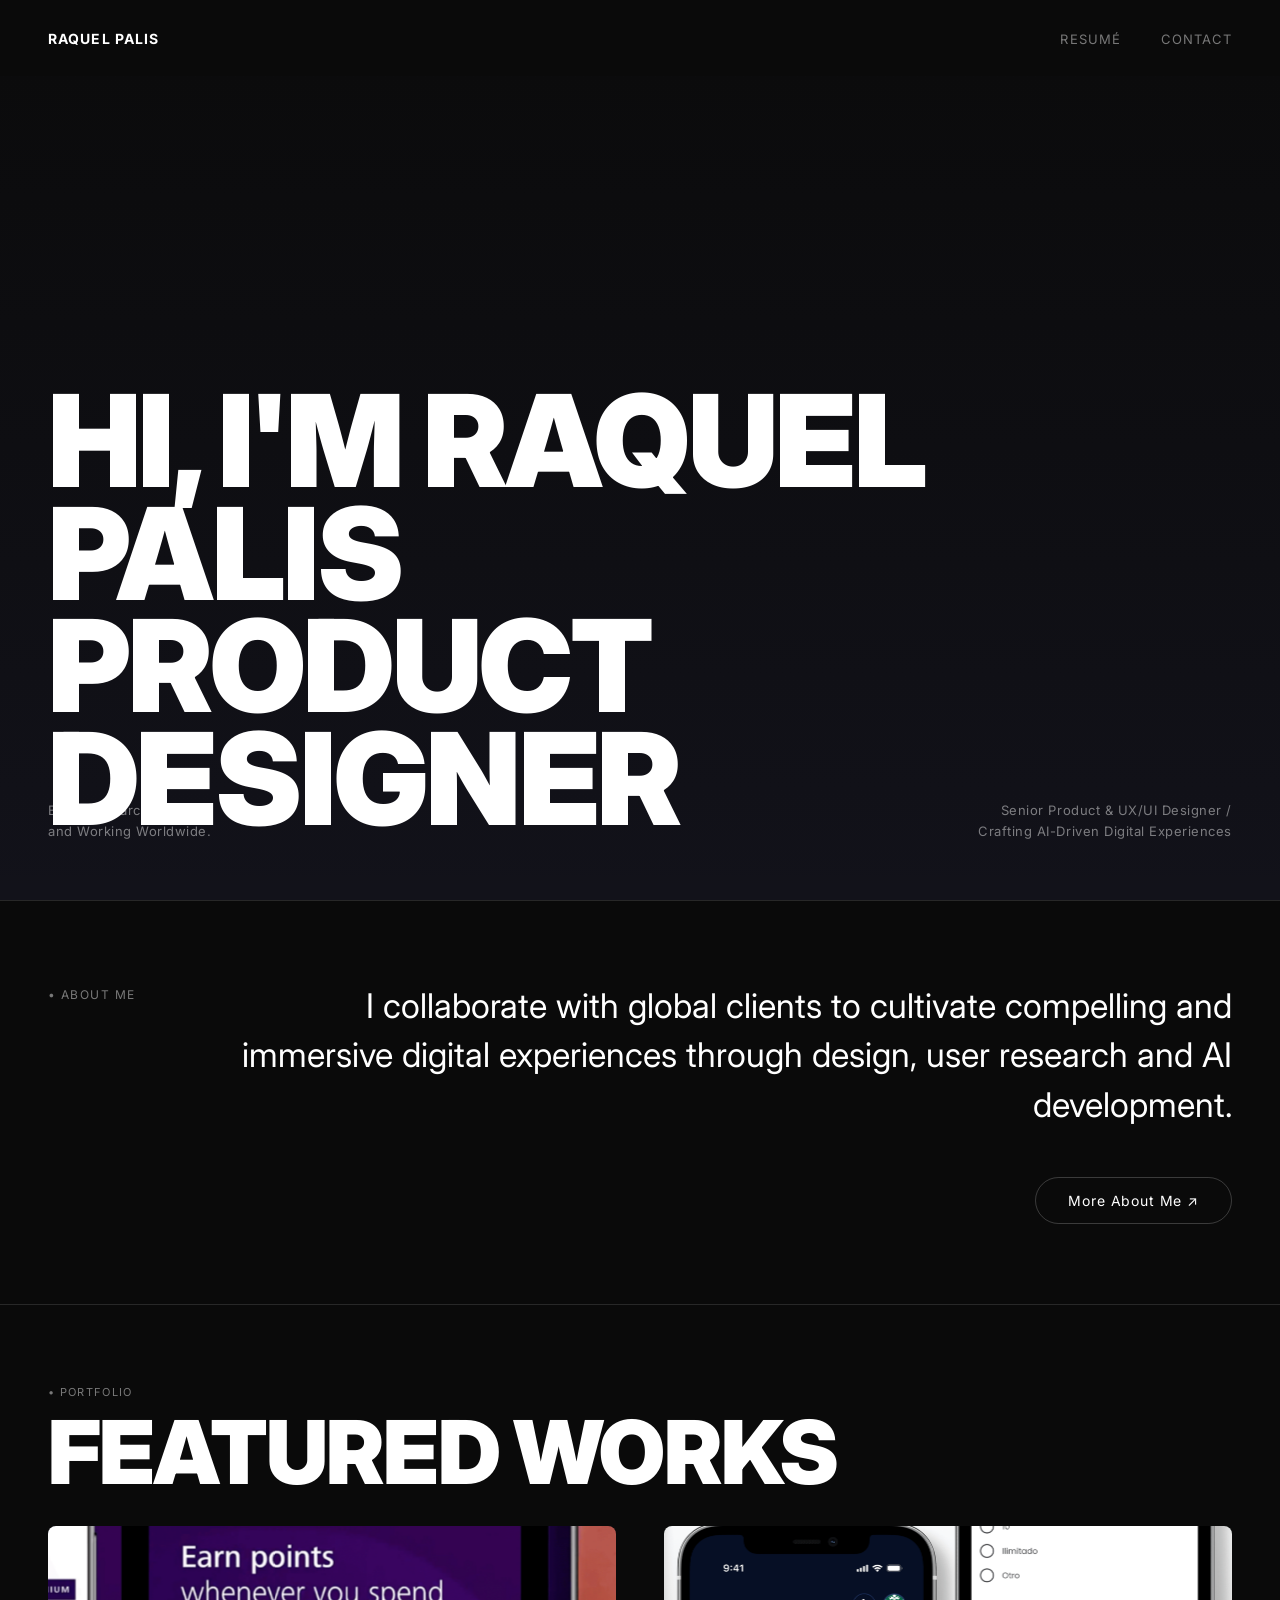
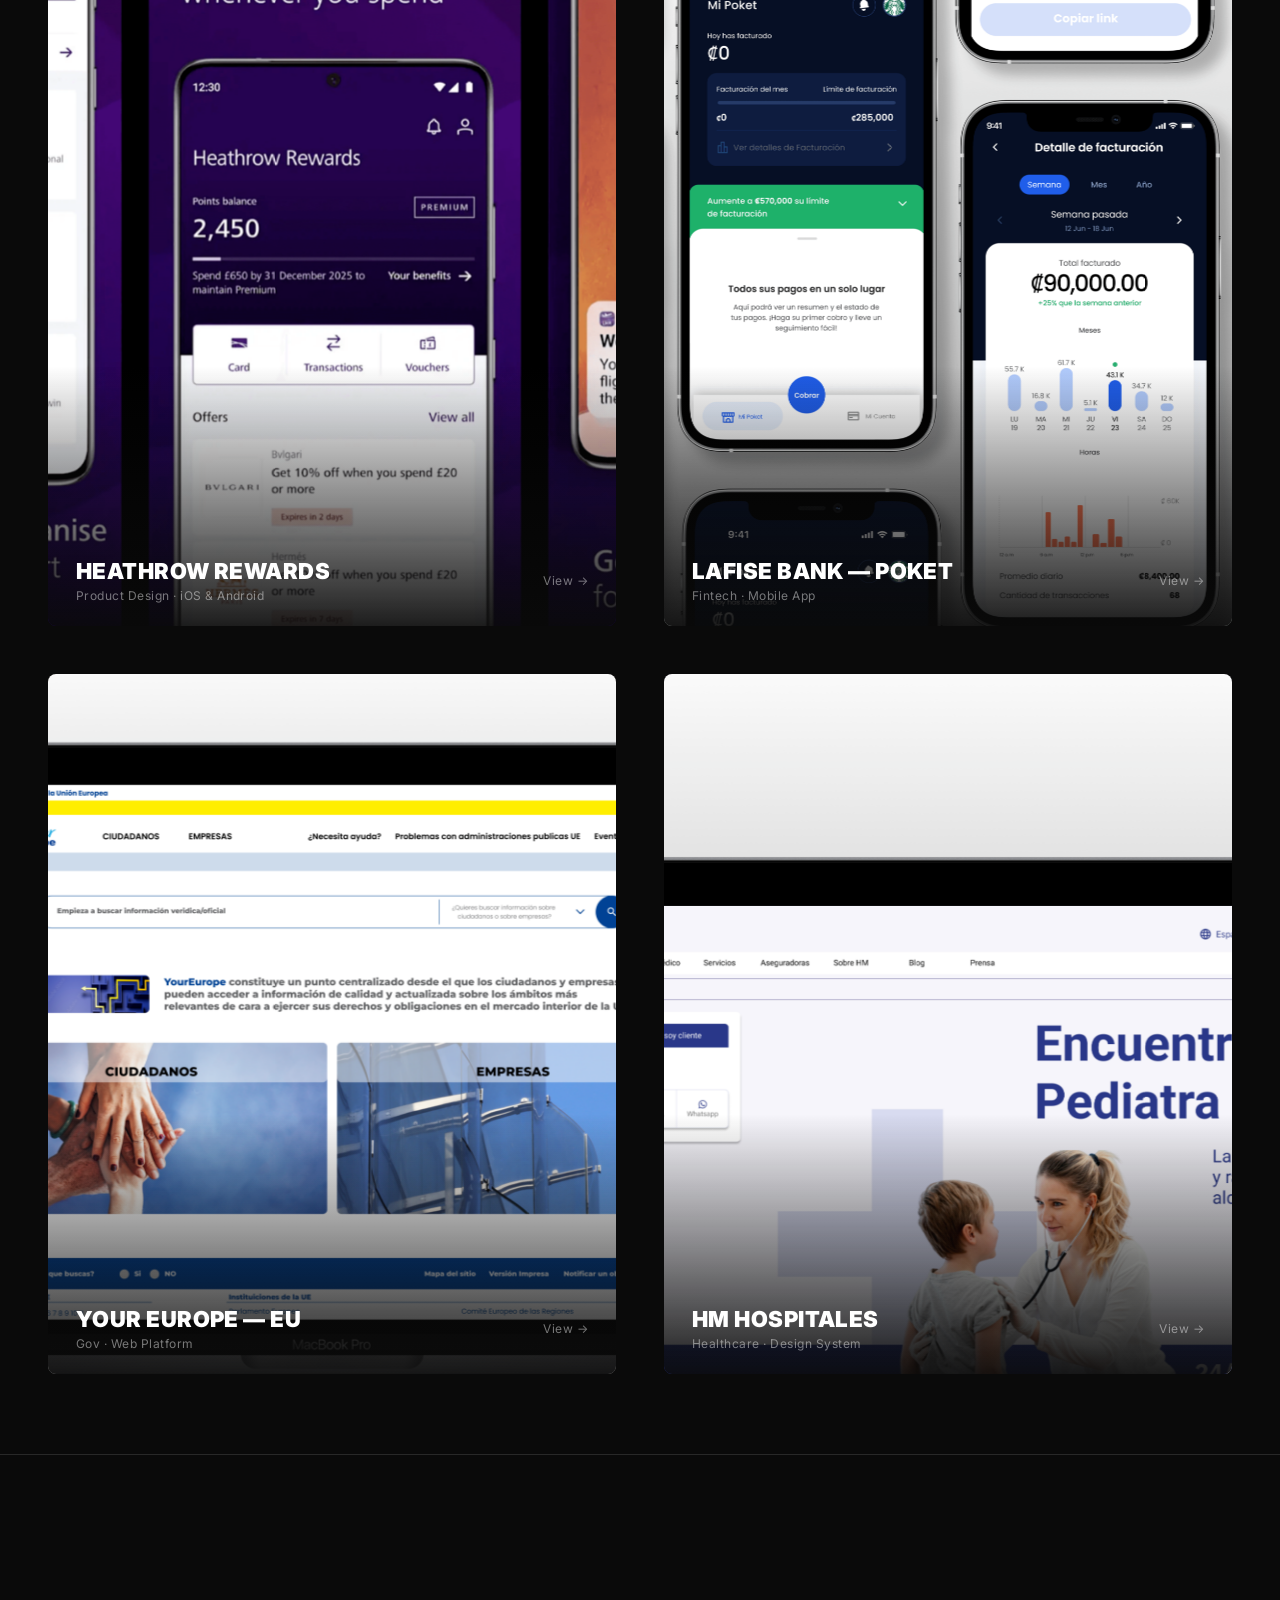
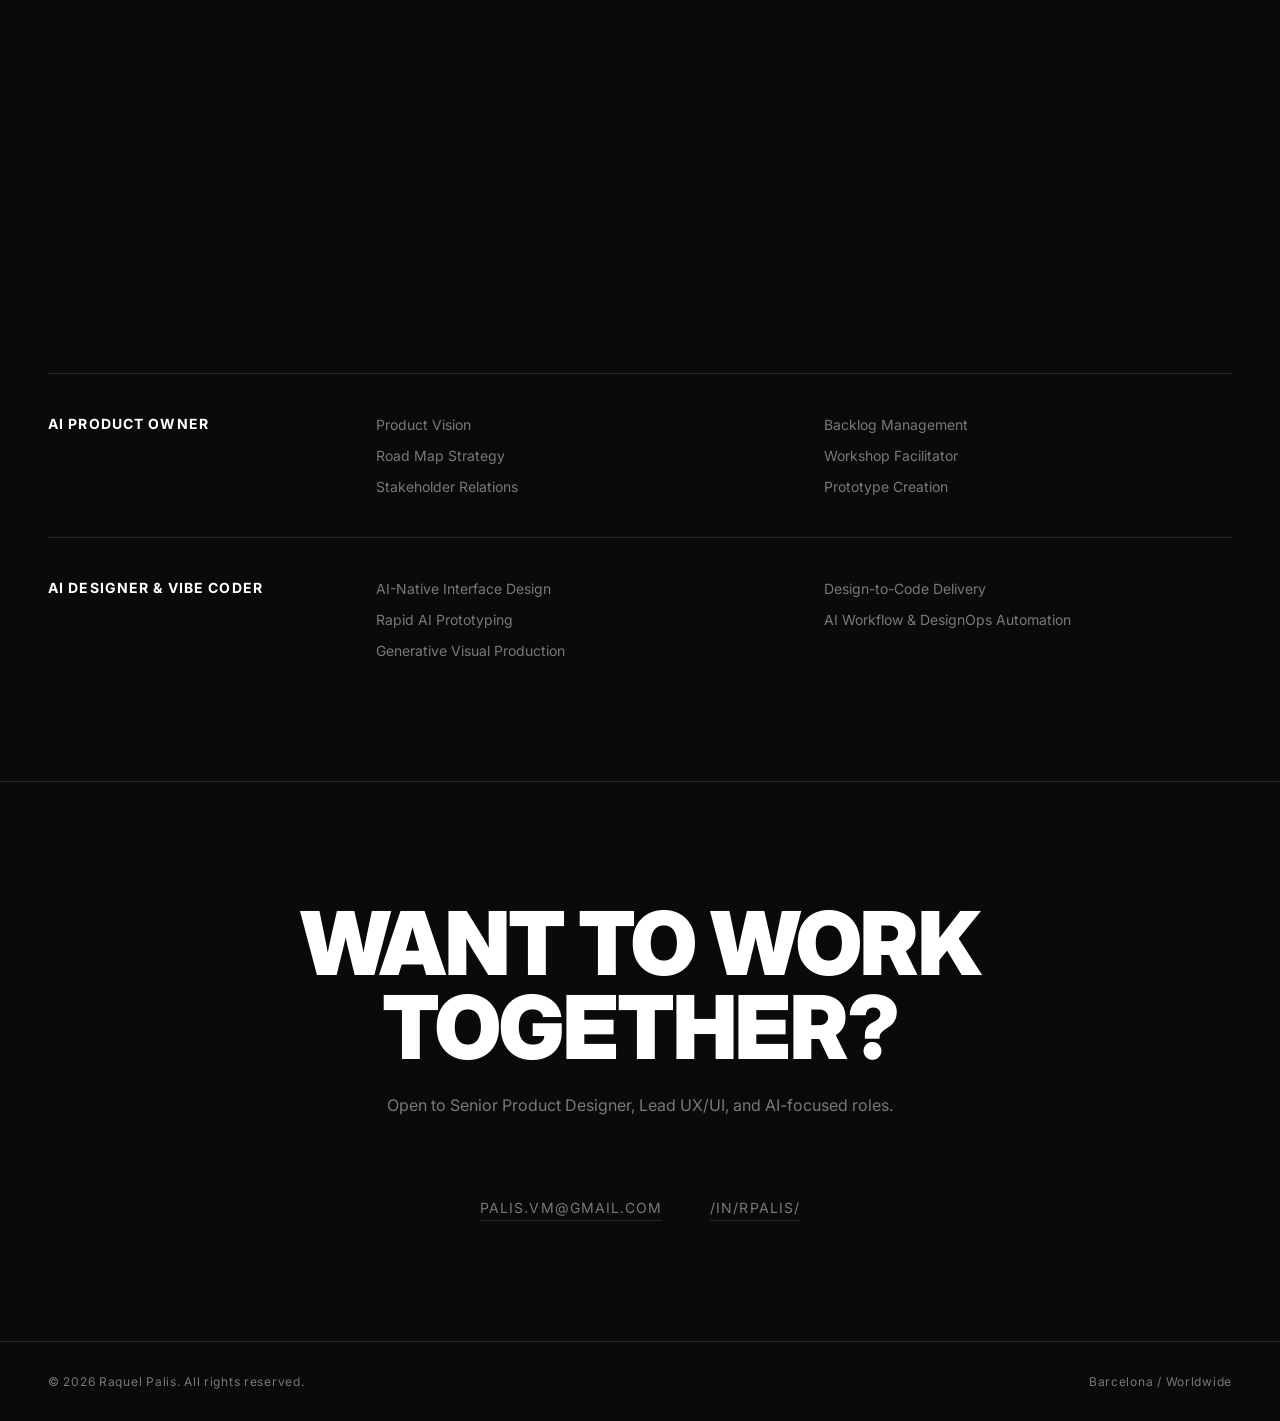
<file: index.html>
<!DOCTYPE html>
<html lang="en">
<head>
  <meta charset="UTF-8" />
  <meta name="viewport" content="width=device-width, initial-scale=1.0" />
  <title>Raquel Palis — Senior Product & UX/UI Designer</title>
  <link rel="preconnect" href="https://fonts.googleapis.com" />
  <link rel="preconnect" href="https://fonts.gstatic.com" crossorigin />
  <link href="https://fonts.googleapis.com/css2?family=Inter:wght@400;700;900&display=swap" rel="stylesheet" />

  <style>
    /* --- RESET & BASE --- */
    *, *::before, *::after { box-sizing: border-box; margin: 0; padding: 0; }

    :root {
      --bg:      #0A0A0A;
      --text:    #FFFFFF;
      --muted:   rgba(255,255,255,0.45);
      --divider: rgba(255,255,255,0.12);
    }

    html { scroll-behavior: smooth; }

    body {
      background: var(--bg);
      color: var(--text);
      font-family: 'Inter', sans-serif;
      font-weight: 400;
      overflow-x: hidden;
      -webkit-font-smoothing: antialiased;
    }

    a { color: inherit; text-decoration: none; }

    /* --- SCROLL REVEAL --- */
    .reveal {
      opacity: 0;
      transform: translateY(24px);
      transition: opacity 700ms ease, transform 700ms ease;
    }
    .reveal.visible { opacity: 1; transform: translateY(0); }

    /* --- DIVIDER --- */
    .divider { width: 100%; height: 1px; background: var(--divider); }

    /* --- NAV --- */
    nav {
      position: fixed;
      top: 0; left: 0; right: 0;
      z-index: 100;
      display: flex;
      align-items: center;
      justify-content: space-between;
      padding: 28px 48px;
      background: rgba(10,10,10,0.9);
    }

    .nav-logo {
      font-size: 14px;
      font-weight: 700;
      letter-spacing: 0.08em;
      text-transform: uppercase;
    }

    .nav-links {
      display: flex;
      gap: 40px;
      list-style: none;
    }

    .nav-links a {
      font-size: 13px;
      font-weight: 400;
      letter-spacing: 0.08em;
      text-transform: uppercase;
      color: var(--muted);
      transition: color 200ms ease;
    }

    .nav-links a:hover { color: var(--text); }

    /* --- HERO --- */
    #hero {
      position: relative;
      height: 900px;
      background: #12121a;
      overflow: hidden;
    }

    .hero-bg-img {
      position: absolute;
      inset: 0;
      width: 100%;
      height: 100%;
      object-fit: cover;
      opacity: 0.35;
    }

    .hero-gradient {
      position: absolute;
      inset: 0;
      background: linear-gradient(
        to bottom,
        rgba(10,10,10,0.95) 0%,
        rgba(10,10,10,0.45) 55%,
        rgba(10,10,10,0) 100%
      );
    }

    .hero-heading {
      position: absolute;
      left: 48px;
      top: calc(50% + 160px);
      transform: translateY(-50%);
      font-size: 128px;
      font-weight: 900;
      line-height: 0.88;
      text-transform: uppercase;
      letter-spacing: -0.02em;
      color: var(--text);
    }

    .hero-heading span { display: block; opacity: 0; transform: translateY(24px); }
    .hero-heading span.loaded {
      opacity: 1; transform: translateY(0);
      transition: opacity 700ms ease, transform 700ms ease;
    }
    .hero-heading span:nth-child(1) { transition-delay: 0ms; }
    .hero-heading span:nth-child(2) { transition-delay: 120ms; }

    .hero-bottom {
      position: absolute;
      bottom: 58px;
      left: 48px;
      right: 48px;
      display: flex;
      justify-content: space-between;
      align-items: flex-end;
      font-size: 13px;
      color: var(--muted);
      letter-spacing: 0.04em;
      line-height: 1.6;
    }

    .hero-bottom-right { text-align: right; }

    /* --- ABOUT --- */
    #about {
      padding: 80px 48px;
      display: flex;
      gap: 80px;
      align-items: flex-start;
      overflow: hidden;
    }

    .about-label {
      flex-shrink: 0;
      padding-top: 6px;
      font-size: 12px;
      font-weight: 400;
      letter-spacing: 0.12em;
      color: var(--muted);
      text-transform: uppercase;
    }

    .about-label::before { content: "• "; }

    .about-text-col {
      flex: 1;
      display: flex;
      flex-direction: column;
      align-items: flex-end;
      gap: 48px;
    }

    .about-text {
      font-size: 34px;
      font-weight: 400;
      line-height: 1.45;
      text-align: right;
      color: var(--text);
    }

    .about-btn {
      display: inline-flex;
      align-items: center;
      justify-content: center;
      padding: 14px 32px;
      border: 1px solid rgba(255,255,255,0.2);
      border-radius: 100px;
      font-size: 14px;
      font-weight: 400;
      letter-spacing: 0.06em;
      color: var(--text);
      transition: background 200ms ease, border-color 200ms ease;
    }

    .about-btn:hover {
      background: rgba(255,255,255,0.06);
      border-color: rgba(255,255,255,0.35);
    }

    /* --- FEATURED WORKS --- */
    #works {
      padding: 80px 48px 0;
    }

    .works-header {
      display: flex;
      flex-direction: column;
      gap: 12px;
      padding-bottom: 32px;
      text-transform: uppercase;
    }

    .section-label {
      font-size: 11px;
      font-weight: 400;
      letter-spacing: 0.12em;
      color: var(--muted);
    }

    .section-label::before { content: "• "; }

    .works-heading {
      font-size: 88px;
      font-weight: 900;
      letter-spacing: -0.02em;
      line-height: 0.95;
      text-transform: uppercase;
      color: var(--text);
    }

    /* --- WORKS GRID --- */
    .works-grid {
      display: flex;
      flex-direction: column;
      gap: 48px;
      width: 100%;
    }

    .works-row {
      display: flex;
      gap: 48px;
      height: 700px;
      width: 100%;
    }

    .project-card {
      flex: 1 0 0;
      height: 700px;
      min-width: 0;
      position: relative;
      border-radius: 8px;
      overflow: hidden;
      display: block;
      text-decoration: none;
      isolation: isolate;
    }

    /* unique bg tints per card */
    .card-heathrow  { background: #12121f; }
    .card-lafise    { background: #0a1712; }
    .card-europe    { background: #140f0a; }
    .card-hm        { background: #120d1a; }

    /* image wrapper — always 10% larger than card so all corners are covered */
    .card-img-wrap {
      position: absolute;
      inset: 0;
      border-radius: 8px;
      background-size: cover;
      background-position: center center;
      background-repeat: no-repeat;
      transform: scale(1.1);
      transition: transform 700ms ease;
      will-change: transform;
    }

    .card-img-wrap img { display: none; }

    .project-card:hover .card-img-wrap { transform: scale(1.15); }

    .card-gradient {
      position: absolute;
      left: 0;
      right: 0;
      top: 440px;
      height: 260px;
      background: linear-gradient(to bottom, rgba(10,10,10,0.92) 0%, rgba(10,10,10,0) 100%);
      transform: rotate(180deg);
    }

    .tile-bar {
      position: absolute;
      left: 0;
      right: 0;
      top: 624px;
      height: 60px;
      display: flex;
      align-items: center;
      justify-content: space-between;
      padding: 0 28px;
      overflow: hidden;
      white-space: nowrap;
    }

    .tile-info { display: flex; flex-direction: column; gap: 4px; }

    .tile-name {
      font-size: 22px;
      font-weight: 900;
      color: var(--text);
      letter-spacing: 0.02em;
      text-transform: uppercase;
      white-space: nowrap;
    }

    .tile-sub {
      font-size: 12px;
      font-weight: 400;
      color: var(--muted);
      letter-spacing: 0.04em;
    }

    .tile-view {
      font-size: 12px;
      font-weight: 400;
      color: var(--muted);
      letter-spacing: 0.04em;
      transition: color 200ms ease, transform 200ms ease;
      white-space: nowrap;
    }

    .project-card:hover .tile-view {
      color: var(--text);
      transform: translateX(4px);
    }

    /* --- WHAT I DO --- */
    #services {
      padding: 80px 48px;
    }

    .services-header {
      display: flex;
      flex-direction: column;
      gap: 12px;
      text-transform: uppercase;
    }

    .services-heading {
      font-size: 88px;
      font-weight: 900;
      letter-spacing: -0.02em;
      line-height: 0.95;
      color: var(--text);
    }

    .service-row {
      display: flex;
      gap: 48px;
      align-items: flex-start;
      padding: 40px 0;
      font-size: 14px;
      border-top: 1px solid var(--divider);
      transition: background 200ms ease;
      cursor: default;
    }

    .service-row:hover {
      background: rgba(255,255,255,0.02);
      padding-left: 12px;
      padding-right: 12px;
      margin-left: -12px;
      margin-right: -12px;
    }

    .service-title {
      flex: 0 0 280px;
      font-size: 14px;
      font-weight: 700;
      text-transform: uppercase;
      letter-spacing: 0.08em;
      color: var(--text);
      line-height: 1.4;
    }

    .service-cols { flex: 1; display: flex; gap: 40px; }

    .service-col {
      flex: 1;
      display: flex;
      flex-direction: column;
      gap: 10px;
    }

    .service-item {
      font-size: 14px;
      font-weight: 400;
      color: var(--muted);
      line-height: 1.5;
    }

    /* --- CONTACT --- */
    #contact {
      padding: 120px 48px;
      text-align: center;
      display: flex;
      flex-direction: column;
      align-items: center;
      gap: 24px;
    }

    .contact-heading {
      font-size: 88px;
      font-weight: 900;
      text-transform: uppercase;
      letter-spacing: -0.02em;
      line-height: 0.95;
      color: var(--text);
    }

    .contact-subtitle {
      font-size: 16px;
      color: var(--muted);
      font-weight: 400;
      line-height: 1.6;
    }

    .contact-spacer { height: 32px; }

    .contact-links {
      display: flex;
      justify-content: center;
      gap: 48px;
      flex-wrap: wrap;
    }

    .contact-link {
      font-size: 14px;
      letter-spacing: 0.08em;
      text-transform: uppercase;
      color: var(--muted);
      border-bottom: 1px solid var(--divider);
      padding-bottom: 4px;
      transition: color 200ms ease, border-color 200ms ease;
    }

    .contact-link:hover {
      color: var(--text);
      border-color: rgba(255,255,255,0.45);
    }

    /* --- FOOTER --- */
    footer {
      padding: 32px 48px;
      display: flex;
      justify-content: space-between;
      align-items: center;
    }

    .footer-copy {
      font-size: 12px;
      color: var(--muted);
      letter-spacing: 0.06em;
    }

    /* --- RESPONSIVE: TABLET 768px --- */
    @media (max-width: 768px) {
      nav { padding: 24px 32px; }

      #hero { height: 640px; }

      .hero-heading {
        font-size: clamp(56px, 10vw, 96px);
        left: 32px;
        top: calc(50% + 80px);
      }

      .hero-bottom { left: 32px; right: 32px; flex-direction: column; gap: 12px; }
      .hero-bottom-right { text-align: left; }

      #about { padding: 64px 32px; flex-direction: column; gap: 32px; }
      .about-text-col { align-items: flex-start; }
      .about-text { text-align: left; font-size: clamp(20px, 3vw, 28px); }

      #works { padding: 64px 32px 0; }
      .works-heading { font-size: clamp(48px, 8vw, 72px); }

      .works-row { flex-direction: column; height: auto; }
      .project-card { height: 480px; }

      #services { padding: 64px 32px; }
      .services-heading { font-size: clamp(48px, 8vw, 72px); }
      .service-row { flex-direction: column; gap: 24px; }
      .service-title { flex: none; }
      .service-cols { flex-direction: column; gap: 8px; }

      #contact { padding: 80px 32px; }
      .contact-heading { font-size: clamp(40px, 7vw, 64px); }

      footer { padding: 24px 32px; }
    }

    /* --- RESPONSIVE: MOBILE 480px --- */
    @media (max-width: 480px) {
      nav { padding: 20px 24px; }
      .nav-links { gap: 20px; }
      .nav-links a { font-size: 11px; }

      #hero { height: 520px; }
      .hero-heading { font-size: clamp(44px, 12vw, 72px); left: 24px; }
      .hero-bottom { left: 24px; right: 24px; }

      #about { padding: 56px 24px; }
      #works { padding: 56px 24px 0; }
      .project-card { height: 380px; }
      #services { padding: 56px 24px; }

      .service-row:hover {
        padding-left: 0; padding-right: 0;
        margin-left: 0; margin-right: 0;
      }

      #contact { padding: 64px 24px; }
      .contact-links { flex-direction: column; align-items: center; gap: 24px; }

      footer { padding: 24px; flex-direction: column; gap: 8px; text-align: center; }
    }
  </style>
</head>
<body>

  <!-- --- NAV --- -->
  <nav>
    <a href="#hero" class="nav-logo">Raquel Palis</a>
    <ul class="nav-links">
      <li><a href="resume.pdf" target="_blank">Resumé</a></li>
      <li><a href="#contact">Contact</a></li>
    </ul>
  </nav>

  <!-- --- HERO --- -->
  <section id="hero">
    <div class="hero-gradient"></div>
    <h1 class="hero-heading">
      <span>Hi, I'm Raquel Palis</span>
      <span>Product Designer</span>
    </h1>
    <div class="hero-bottom">
      <p class="hero-bottom-left">
        Based in Barcelona /<br />and Working Worldwide.
      </p>
      <p class="hero-bottom-right">
        Senior Product &amp; UX/UI Designer /<br />Crafting AI-Driven Digital Experiences
      </p>
    </div>
  </section>

  <div class="divider"></div>

  <!-- --- ABOUT --- -->
  <section id="about">
    <p class="about-label reveal">About Me</p>
    <div class="about-text-col reveal">
      <p class="about-text">
        I collaborate with global clients to cultivate compelling and immersive digital experiences through design, user research and AI development.
      </p>
      <a href="#contact" class="about-btn">More About Me ↗</a>
    </div>
  </section>

  <div class="divider"></div>

  <!-- --- FEATURED WORKS --- -->
  <section id="works">
    <div class="works-header reveal">
      <span class="section-label">Portfolio</span>
      <h2 class="works-heading">Featured Works</h2>
    </div>

    <div class="works-grid">

      <!-- Row 1 -->
      <div class="works-row">
        <a href="/case-study/heathrow-rewards" class="project-card card-heathrow reveal">
          <div class="card-img-wrap" style="background-image:url('/assets/images/covers/heathrow-cover.png');" role="img" aria-label="Heathrow Rewards"></div>
          <div class="card-gradient"></div>
          <div class="tile-bar">
            <div class="tile-info">
              <span class="tile-name">Heathrow Rewards</span>
              <span class="tile-sub">Product Design · iOS &amp; Android</span>
            </div>
            <span class="tile-view">View →</span>
          </div>
        </a>
        <a href="/case-study/lafise-bank" class="project-card card-lafise reveal">
          <div class="card-img-wrap" style="background-image:url('/assets/images/covers/lafise-cover.png');" role="img" aria-label="Lafise Bank — Poket"></div>
          <div class="card-gradient"></div>
          <div class="tile-bar">
            <div class="tile-info">
              <span class="tile-name">Lafise Bank — Poket</span>
              <span class="tile-sub">Fintech · Mobile App</span>
            </div>
            <span class="tile-view">View →</span>
          </div>
        </a>
      </div>

      <!-- Row 2 -->
      <div class="works-row">
        <a href="/case-study/your-europe" class="project-card card-europe reveal">
          <div class="card-img-wrap" style="background-image:url('/assets/images/covers/europe-cover.png');" role="img" aria-label="Your Europe — EU Council"></div>
          <div class="card-gradient"></div>
          <div class="tile-bar">
            <div class="tile-info">
              <span class="tile-name">Your Europe — EU</span>
              <span class="tile-sub">Gov · Web Platform</span>
            </div>
            <span class="tile-view">View →</span>
          </div>
        </a>
        <a href="/case-study/hm-hospitales" class="project-card card-hm reveal">
          <div class="card-img-wrap" style="background-image:url('/assets/images/covers/hm-cover.png');" role="img" aria-label="HM Hospitales"></div>
          <div class="card-gradient"></div>
          <div class="tile-bar">
            <div class="tile-info">
              <span class="tile-name">HM Hospitales</span>
              <span class="tile-sub">Healthcare · Design System</span>
            </div>
            <span class="tile-view">View →</span>
          </div>
        </a>
      </div>

    </div>
  </section>

  <div class="divider" style="margin-top: 80px;"></div>

  <!-- --- WHAT I DO --- -->
  <section id="services">
    <div class="services-header reveal">
      <span class="section-label">Services</span>
      <h2 class="services-heading">What I Do</h2>
    </div>

    <div class="service-row reveal">
      <p class="service-title">AI — UX / UI Design</p>
      <div class="service-cols">
        <div class="service-col">
          <span class="service-item">Mobile Design</span>
          <span class="service-item">Web Design</span>
          <span class="service-item">UI KIT &amp; WCAG Guidelines</span>
        </div>
        <div class="service-col">
          <span class="service-item">Design Systems</span>
          <span class="service-item">Information Architecture</span>
          <span class="service-item">AI Prototype</span>
        </div>
      </div>
    </div>

    <div class="service-row reveal">
      <p class="service-title">AI Research</p>
      <div class="service-cols">
        <div class="service-col">
          <span class="service-item">Planning</span>
          <span class="service-item">Recruiting</span>
          <span class="service-item">Workshop Design</span>
        </div>
        <div class="service-col">
          <span class="service-item">Facilitation — Multilanguages</span>
          <span class="service-item">Report &amp; WCAG Analyses</span>
          <span class="service-item">AI Data Refinement</span>
        </div>
      </div>
    </div>

    <div class="service-row reveal">
      <p class="service-title">AI Product Owner</p>
      <div class="service-cols">
        <div class="service-col">
          <span class="service-item">Product Vision</span>
          <span class="service-item">Road Map Strategy</span>
          <span class="service-item">Stakeholder Relations</span>
        </div>
        <div class="service-col">
          <span class="service-item">Backlog Management</span>
          <span class="service-item">Workshop Facilitator</span>
          <span class="service-item">Prototype Creation</span>
        </div>
      </div>
    </div>

    <div class="service-row reveal">
      <p class="service-title">AI Designer &amp; Vibe Coder</p>
      <div class="service-cols">
        <div class="service-col">
          <span class="service-item">AI-Native Interface Design</span>
          <span class="service-item">Rapid AI Prototyping</span>
          <span class="service-item">Generative Visual Production</span>
        </div>
        <div class="service-col">
          <span class="service-item">Design-to-Code Delivery</span>
          <span class="service-item">AI Workflow &amp; DesignOps Automation</span>
        </div>
      </div>
    </div>
  </section>

  <div class="divider"></div>

  <!-- --- CONTACT --- -->
  <section id="contact">
    <h2 class="contact-heading reveal">Want to Work Together?</h2>
    <p class="contact-subtitle reveal">Open to Senior Product Designer, Lead UX/UI, and AI-focused roles.</p>
    <div class="contact-spacer"></div>
    <div class="contact-links reveal">
      <a href="mailto:palis.vm@gmail.com" class="contact-link">palis.vm@gmail.com</a>
      <a href="https://linkedin.com/in/rpalis/" target="_blank" class="contact-link">/in/rpalis/</a>
    </div>
  </section>

  <div class="divider"></div>

  <!-- --- FOOTER --- -->
  <footer>
    <p class="footer-copy">© 2026 Raquel Palis. All rights reserved.</p>
    <p class="footer-copy">Barcelona / Worldwide</p>
  </footer>

  <script>
    /* --- HERO STAGGER --- */
    window.addEventListener('load', () => {
      document.querySelectorAll('.hero-heading span').forEach(s => s.classList.add('loaded'));
    });

    /* --- SCROLL REVEAL --- */
    const observer = new IntersectionObserver(entries => {
      entries.forEach(e => {
        if (e.isIntersecting) {
          e.target.classList.add('visible');
          observer.unobserve(e.target);
        }
      });
    }, { threshold: 0.1 });

    document.querySelectorAll('.reveal').forEach(el => {
      const rect = el.getBoundingClientRect();
      if (rect.top < window.innerHeight) el.classList.add('visible');
      else observer.observe(el);
    });
  </script>

</body>
</html>
</file>
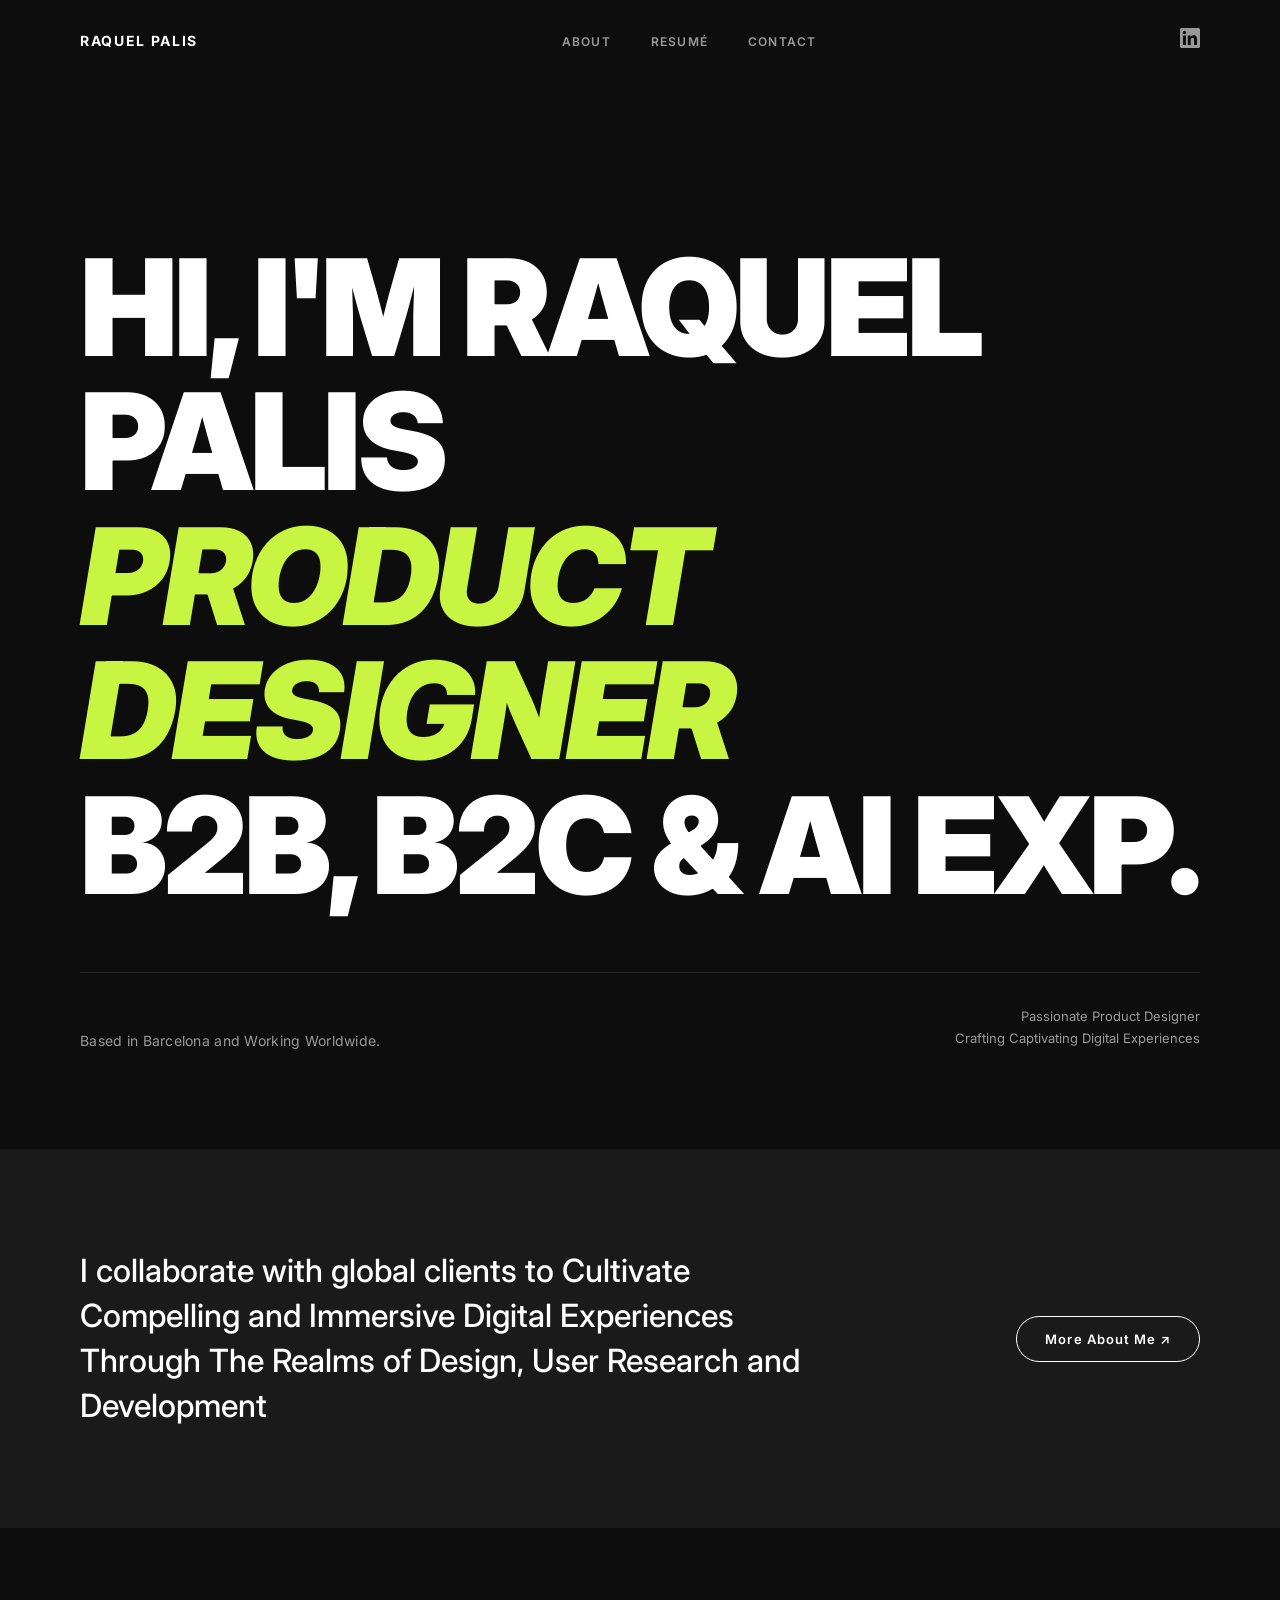
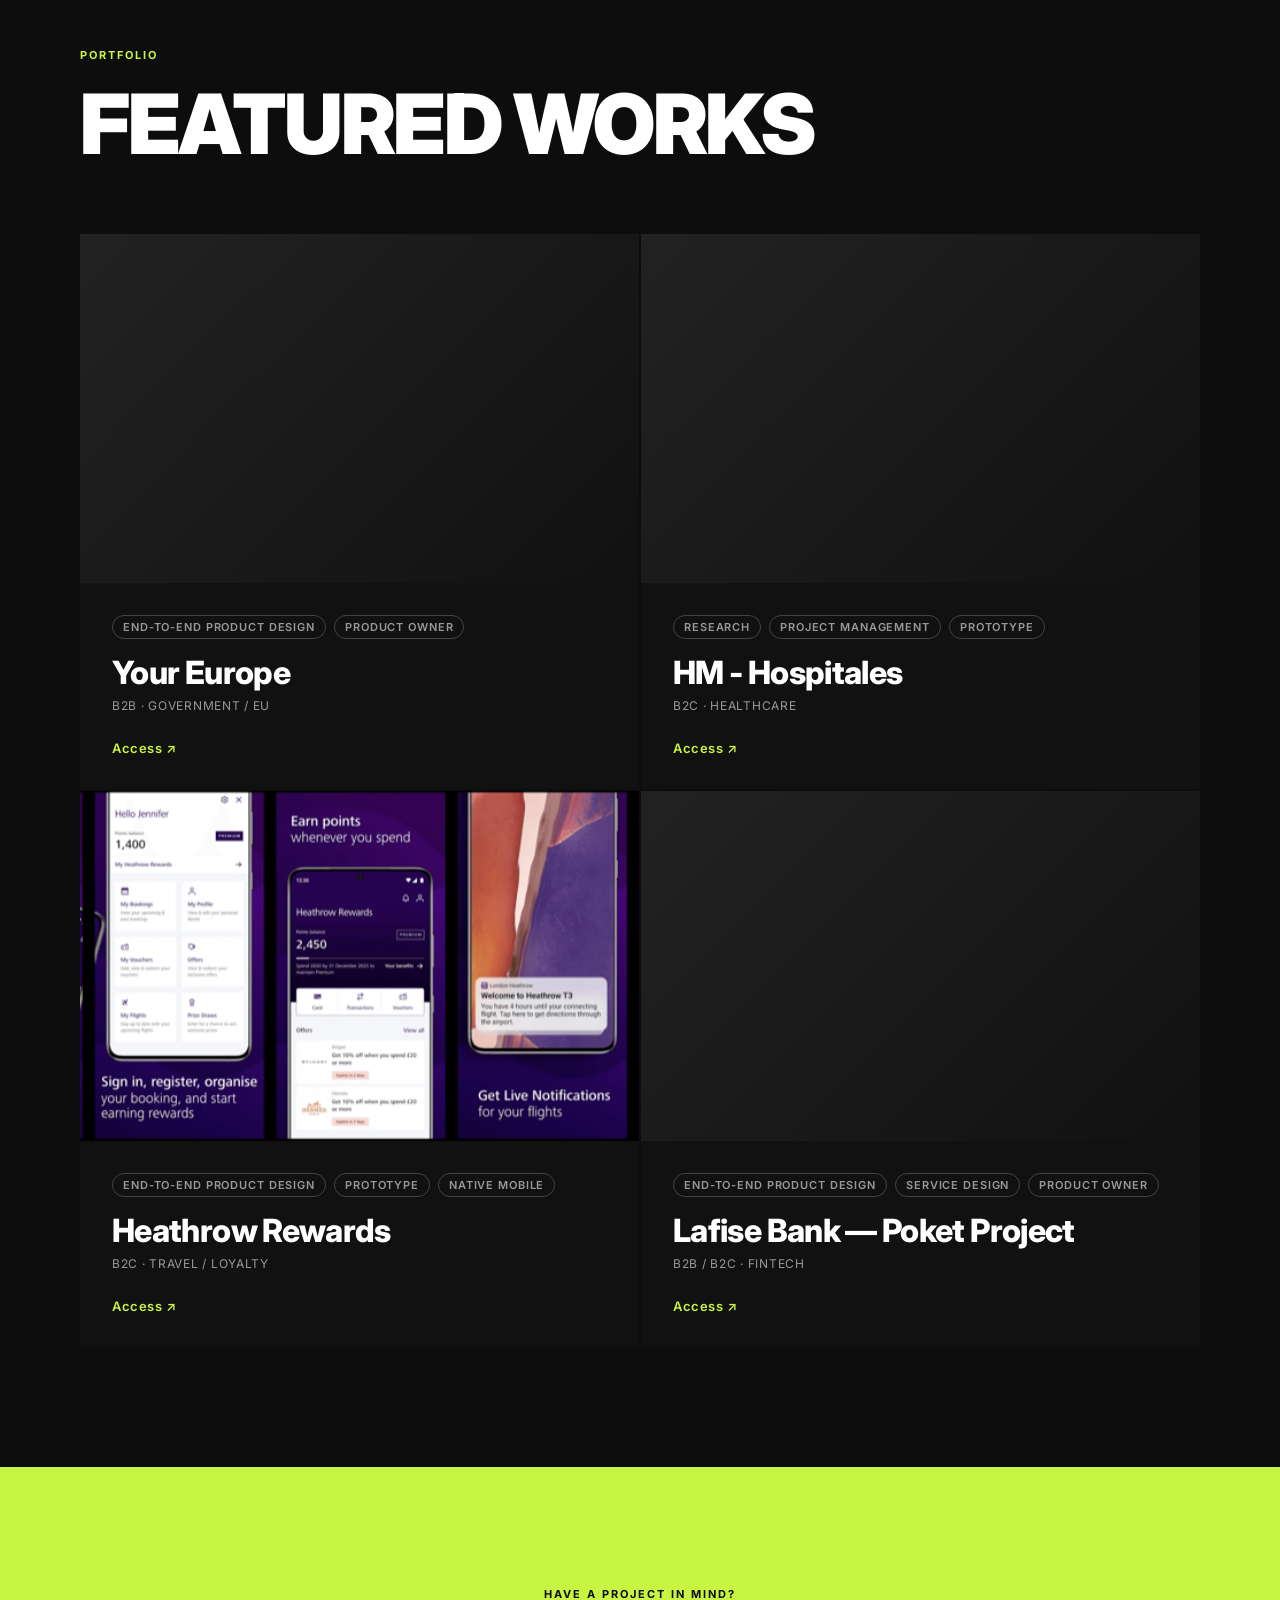
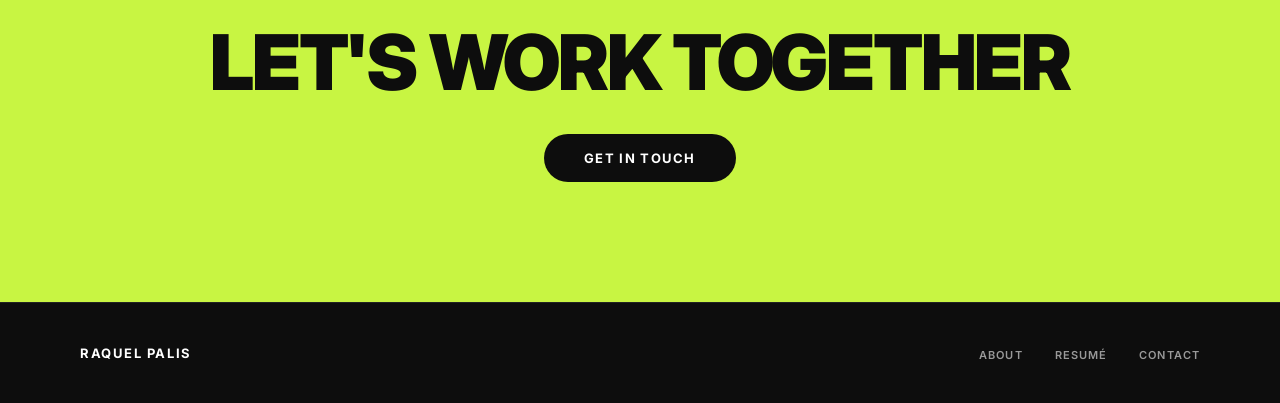
<file: src/index.html>
<!DOCTYPE html>
<html lang="en">
<head>
  <meta charset="UTF-8" />
  <meta name="viewport" content="width=device-width, initial-scale=1.0" />
  <title>Raquel Palis — Product Designer</title>
  <link rel="stylesheet" href="css/style.css" />
  <link href="https://fonts.googleapis.com/css2?family=Inter:wght@400;500;600;700;800;900&display=swap" rel="stylesheet" />
</head>
<body>

  <!-- NAV -->
  <nav class="nav">
    <a href="index.html" class="nav-logo">RAQUEL PALIS</a>
    <ul class="nav-links">
      <li><a href="about.html">ABOUT</a></li>
      <li><a href="resume.html">RESUMÉ</a></li>
      <li><a href="contact.html">CONTACT</a></li>
    </ul>
    <a href="https://linkedin.com" target="_blank" class="nav-linkedin" aria-label="LinkedIn">
      <svg width="20" height="20" viewBox="0 0 24 24" fill="currentColor">
        <path d="M20.447 20.452h-3.554v-5.569c0-1.328-.027-3.037-1.852-3.037-1.853 0-2.136 1.445-2.136 2.939v5.667H9.351V9h3.414v1.561h.046c.477-.9 1.637-1.85 3.37-1.85 3.601 0 4.267 2.37 4.267 5.455v6.286zM5.337 7.433a2.062 2.062 0 0 1-2.063-2.065 2.064 2.064 0 1 1 2.063 2.065zm1.782 13.019H3.555V9h3.564v11.452zM22.225 0H1.771C.792 0 0 .774 0 1.729v20.542C0 23.227.792 24 1.771 24h20.451C23.2 24 24 23.227 24 22.271V1.729C24 .774 23.2 0 22.222 0h.003z"/>
      </svg>
    </a>
  </nav>

  <!-- HERO -->
  <section class="hero">
    <div class="hero-inner">
      <div class="hero-headline">
        <h1>
          <span class="line">HI, I'M RAQUEL PALIS</span>
          <span class="line accent">PRODUCT DESIGNER</span>
          <span class="line">B2B, B2C & AI EXP.</span>
        </h1>
      </div>
      <div class="hero-footer">
        <p class="hero-location">Based in Barcelona and Working Worldwide.</p>
        <div class="hero-tagline">
          <p>Passionate Product Designer</p>
          <p>Crafting Captivating Digital Experiences</p>
        </div>
      </div>
    </div>
  </section>

  <!-- ABOUT BLURB -->
  <section class="about-blurb">
    <div class="container">
      <div class="about-blurb-inner">
        <p class="about-text">
          I collaborate with global clients to Cultivate Compelling and Immersive Digital Experiences Through The Realms of Design, User Research and Development
        </p>
        <a href="about.html" class="btn-outline">More About Me ↗</a>
      </div>
    </div>
  </section>

  <!-- PORTFOLIO -->
  <section class="portfolio">
    <div class="container">
      <div class="section-label">PORTFOLIO</div>
      <h2 class="section-heading">FEATURED WORKS</h2>

      <div class="projects-grid">

        <article class="project-card">
          <div class="project-img placeholder"></div>
          <div class="project-info">
            <div class="project-tags">
              <span>End-to-end Product Design</span>
              <span>Product Owner</span>
            </div>
            <h3 class="project-title">Your Europe</h3>
            <div class="project-meta">B2B · Government / EU</div>
            <a href="#" class="btn-text">Access ↗</a>
          </div>
        </article>

        <article class="project-card">
          <div class="project-img placeholder"></div>
          <div class="project-info">
            <div class="project-tags">
              <span>Research</span>
              <span>Project Management</span>
              <span>Prototype</span>
            </div>
            <h3 class="project-title">HM - Hospitales</h3>
            <div class="project-meta">B2C · Healthcare</div>
            <a href="#" class="btn-text">Access ↗</a>
          </div>
        </article>

        <article class="project-card">
          <div class="project-img">
            <img src="assets/images/heathrow-card.png" alt="Heathrow Rewards app — key screens" width="800" height="304" loading="lazy" style="width:100%;height:100%;object-fit:cover;display:block;" />
          </div>
          <div class="project-info">
            <div class="project-tags">
              <span>End-to-end Product Design</span>
              <span>Prototype</span>
              <span>Native Mobile</span>
            </div>
            <h3 class="project-title">Heathrow Rewards</h3>
            <div class="project-meta">B2C · Travel / Loyalty</div>
            <a href="case-studies/heathrow.html" class="btn-text">Access ↗</a>
          </div>
        </article>

        <article class="project-card">
          <div class="project-img placeholder"></div>
          <div class="project-info">
            <div class="project-tags">
              <span>End-to-End Product Design</span>
              <span>Service Design</span>
              <span>Product Owner</span>
            </div>
            <h3 class="project-title">Lafise Bank — Poket Project</h3>
            <div class="project-meta">B2B / B2C · Fintech</div>
            <a href="#" class="btn-text">Access ↗</a>
          </div>
        </article>

      </div>
    </div>
  </section>

  <!-- CTA BANNER -->
  <section class="cta-banner">
    <div class="container">
      <div class="cta-label">HAVE A PROJECT IN MIND?</div>
      <h2 class="cta-heading">LET'S WORK TOGETHER</h2>
      <a href="contact.html" class="btn-primary">Get In Touch</a>
    </div>
  </section>

  <!-- FOOTER -->
  <footer class="footer">
    <div class="container">
      <div class="footer-inner">
        <span class="footer-logo">RAQUEL PALIS</span>
        <ul class="footer-links">
          <li><a href="about.html">ABOUT</a></li>
          <li><a href="resume.html">RESUMÉ</a></li>
          <li><a href="contact.html">CONTACT</a></li>
        </ul>
      </div>
    </div>
  </footer>

</body>
</html>
</file>
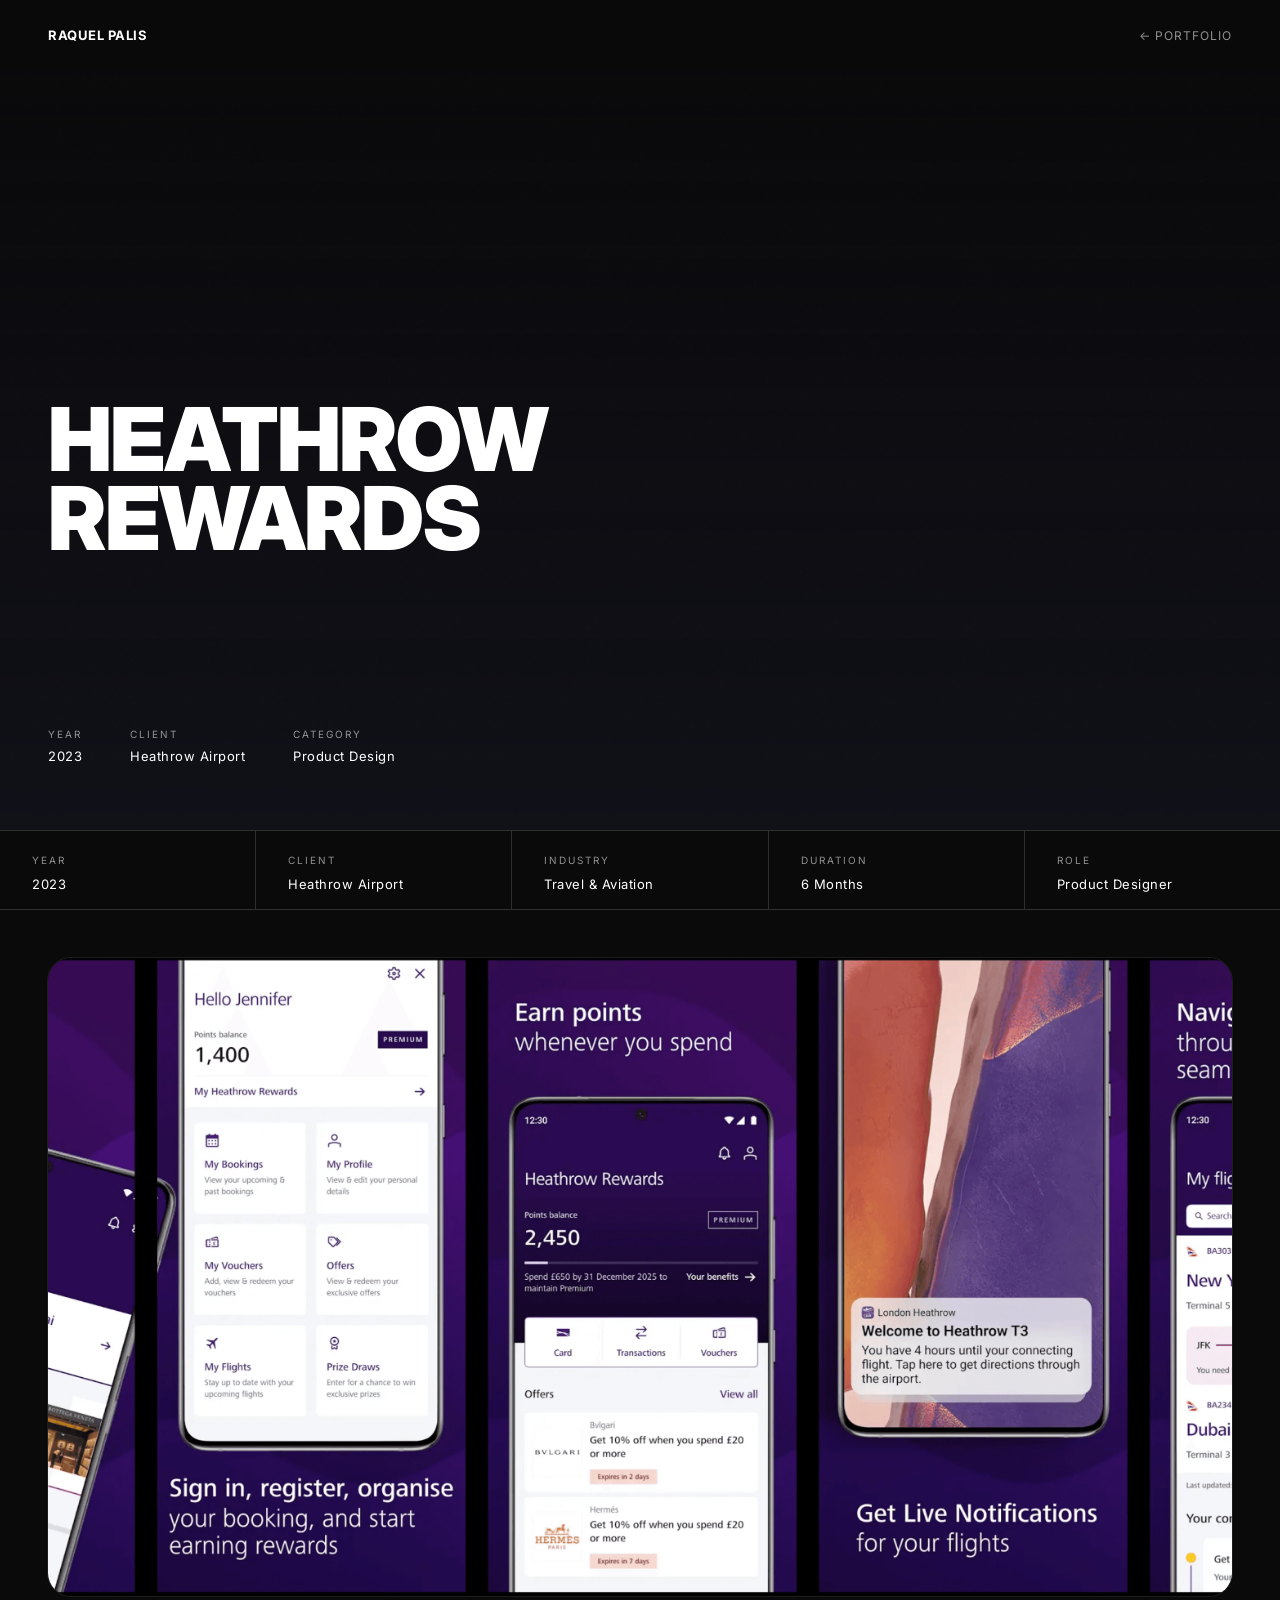
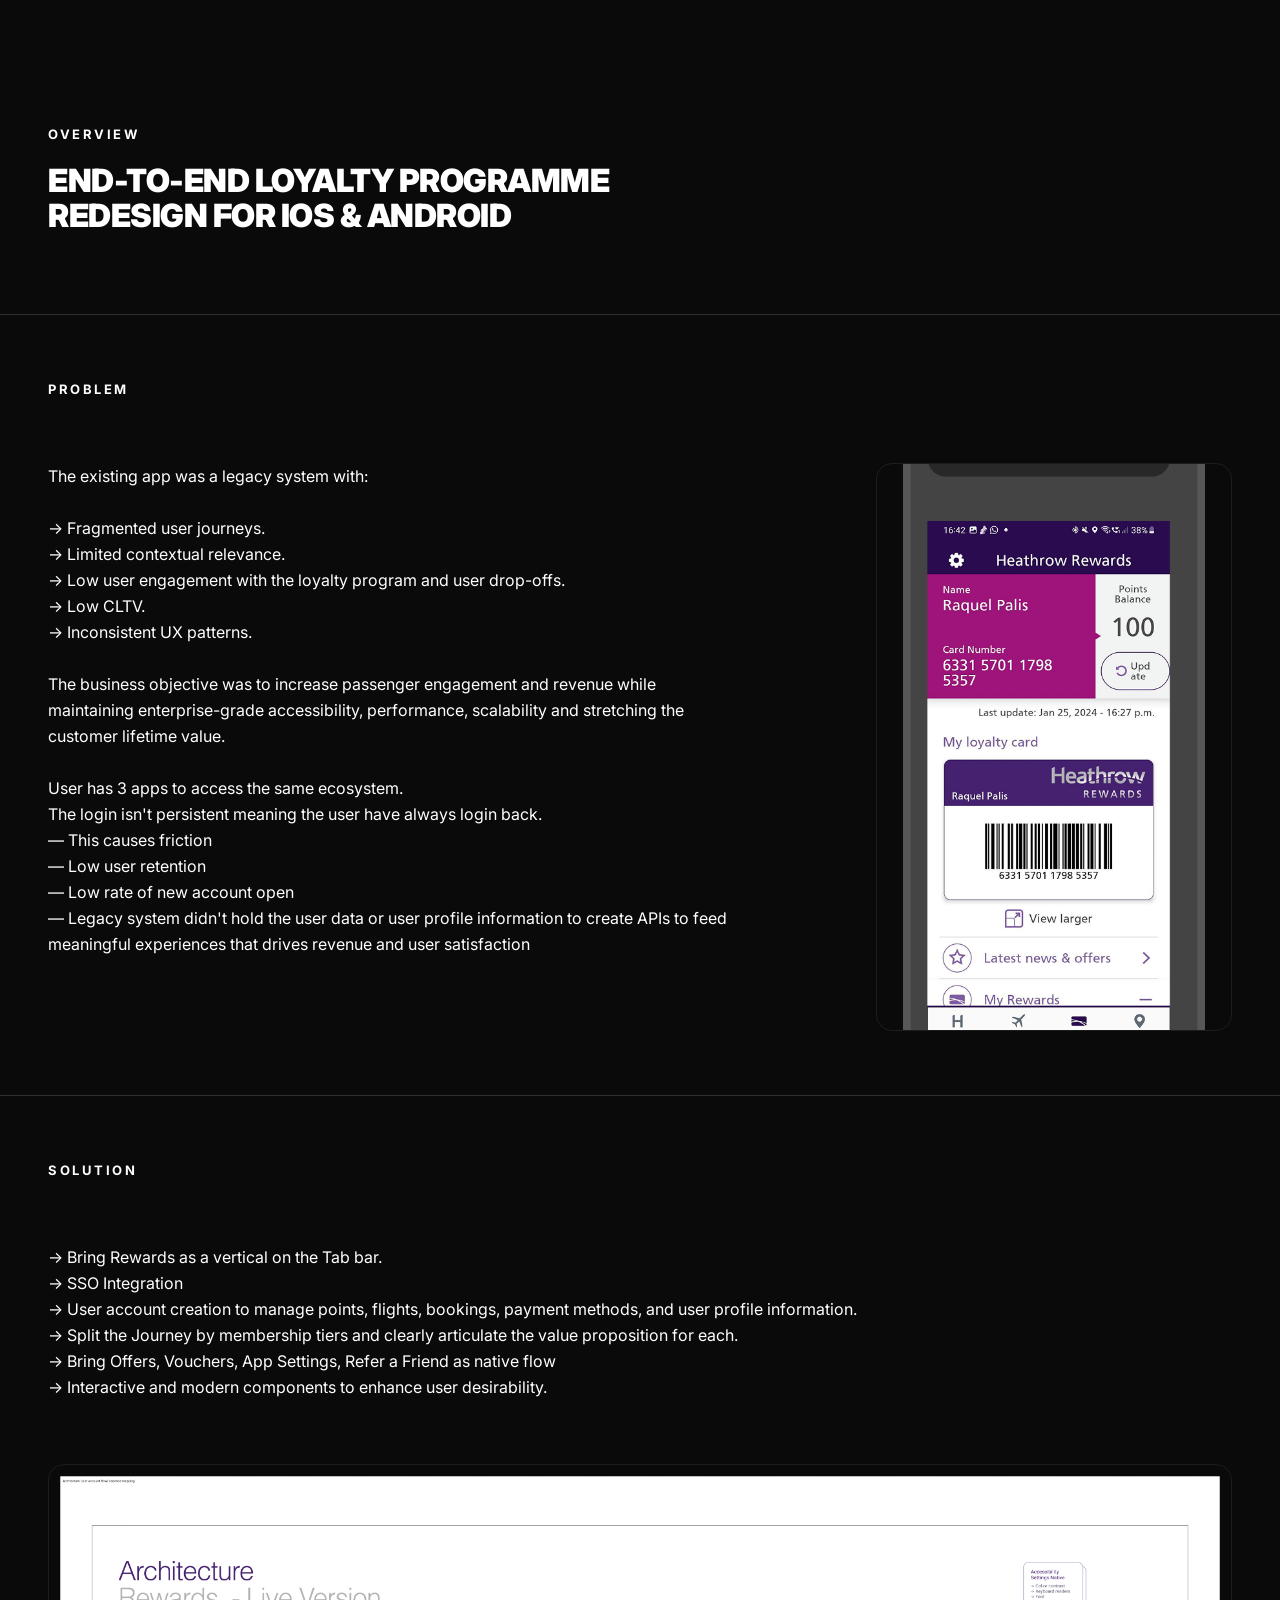
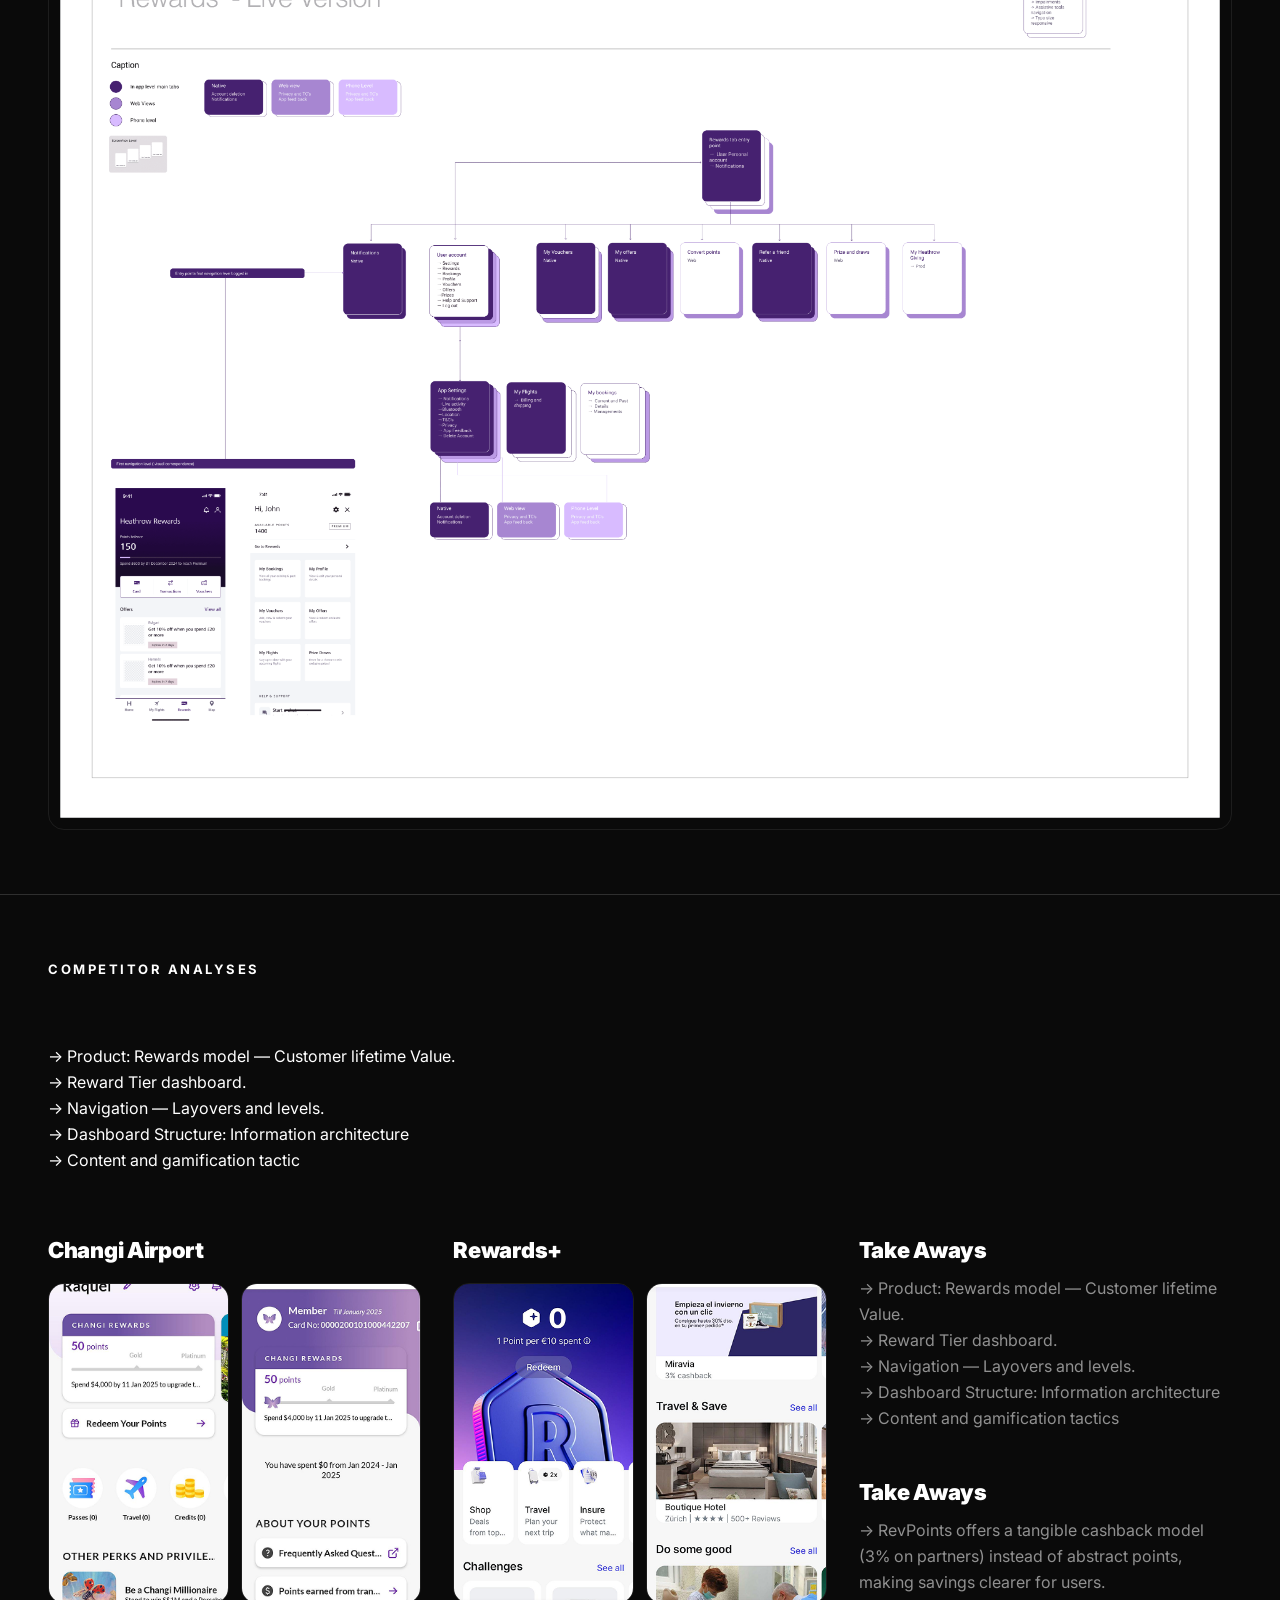
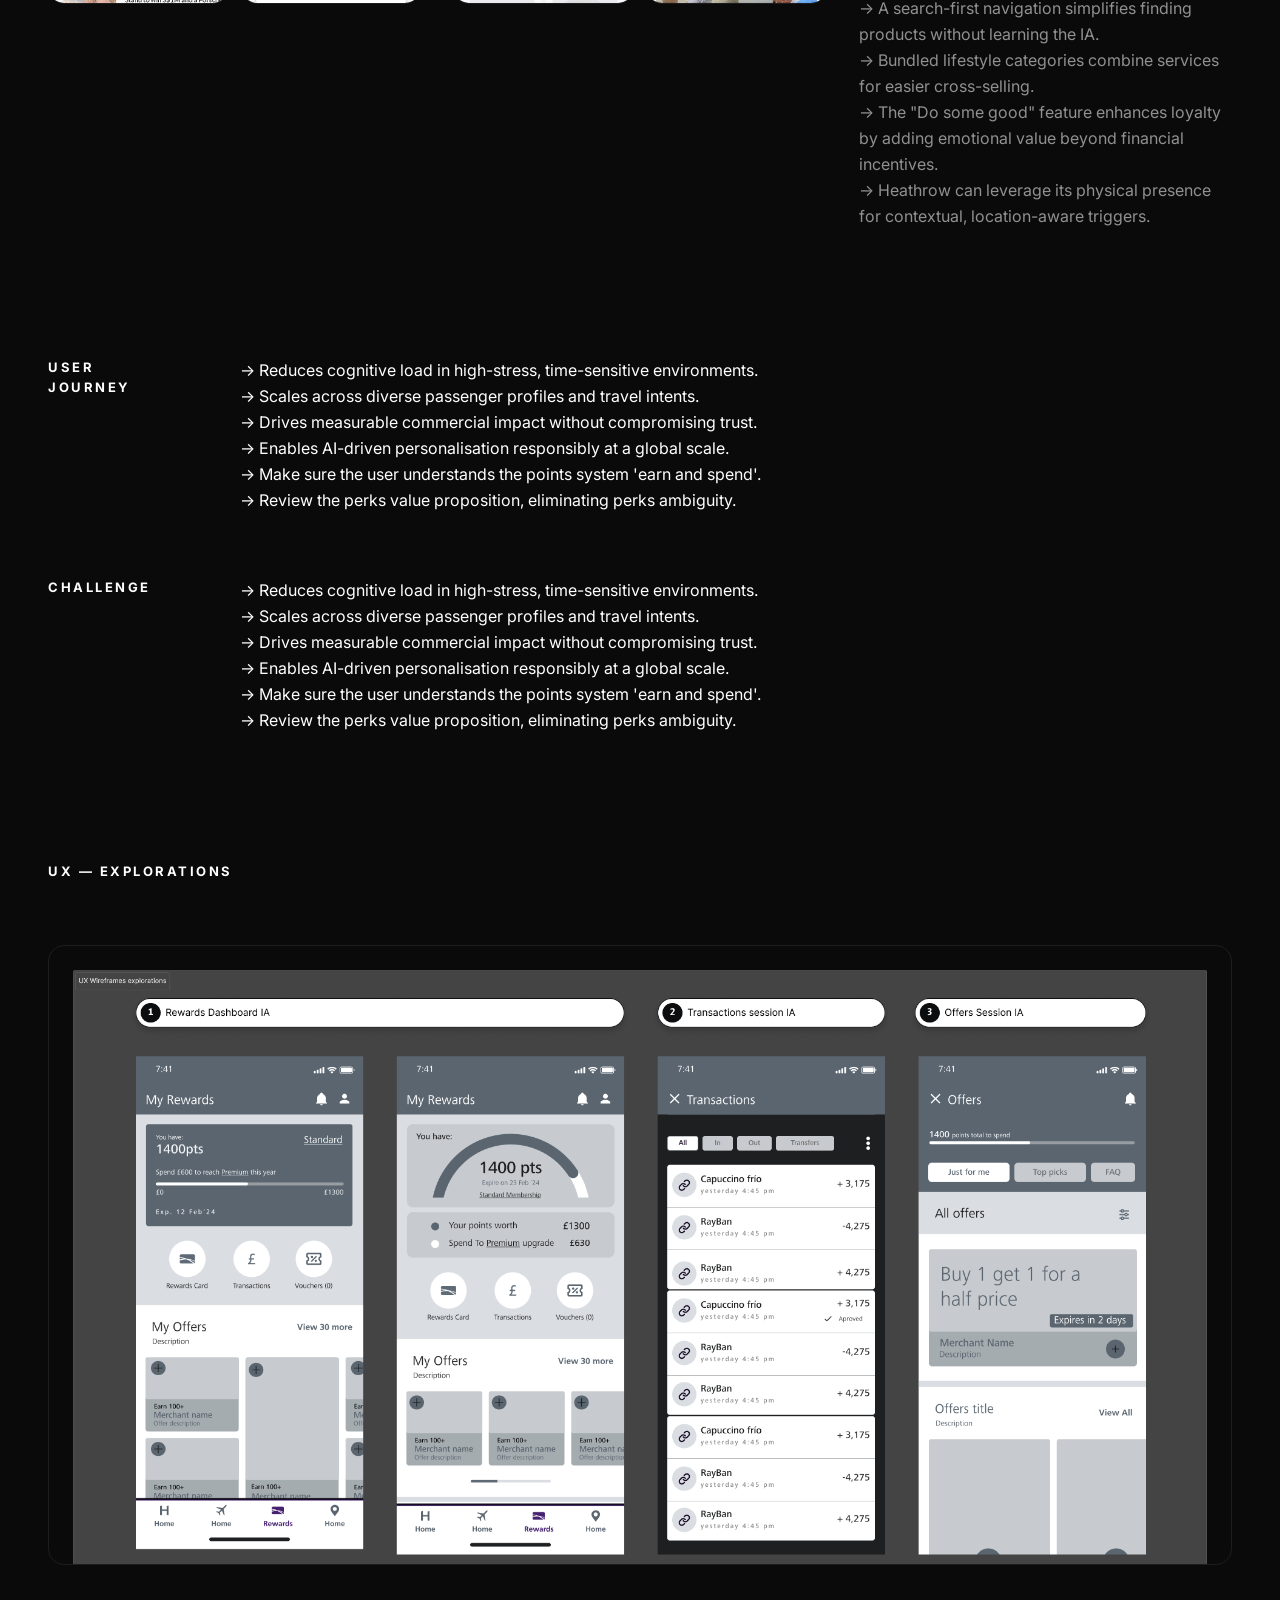
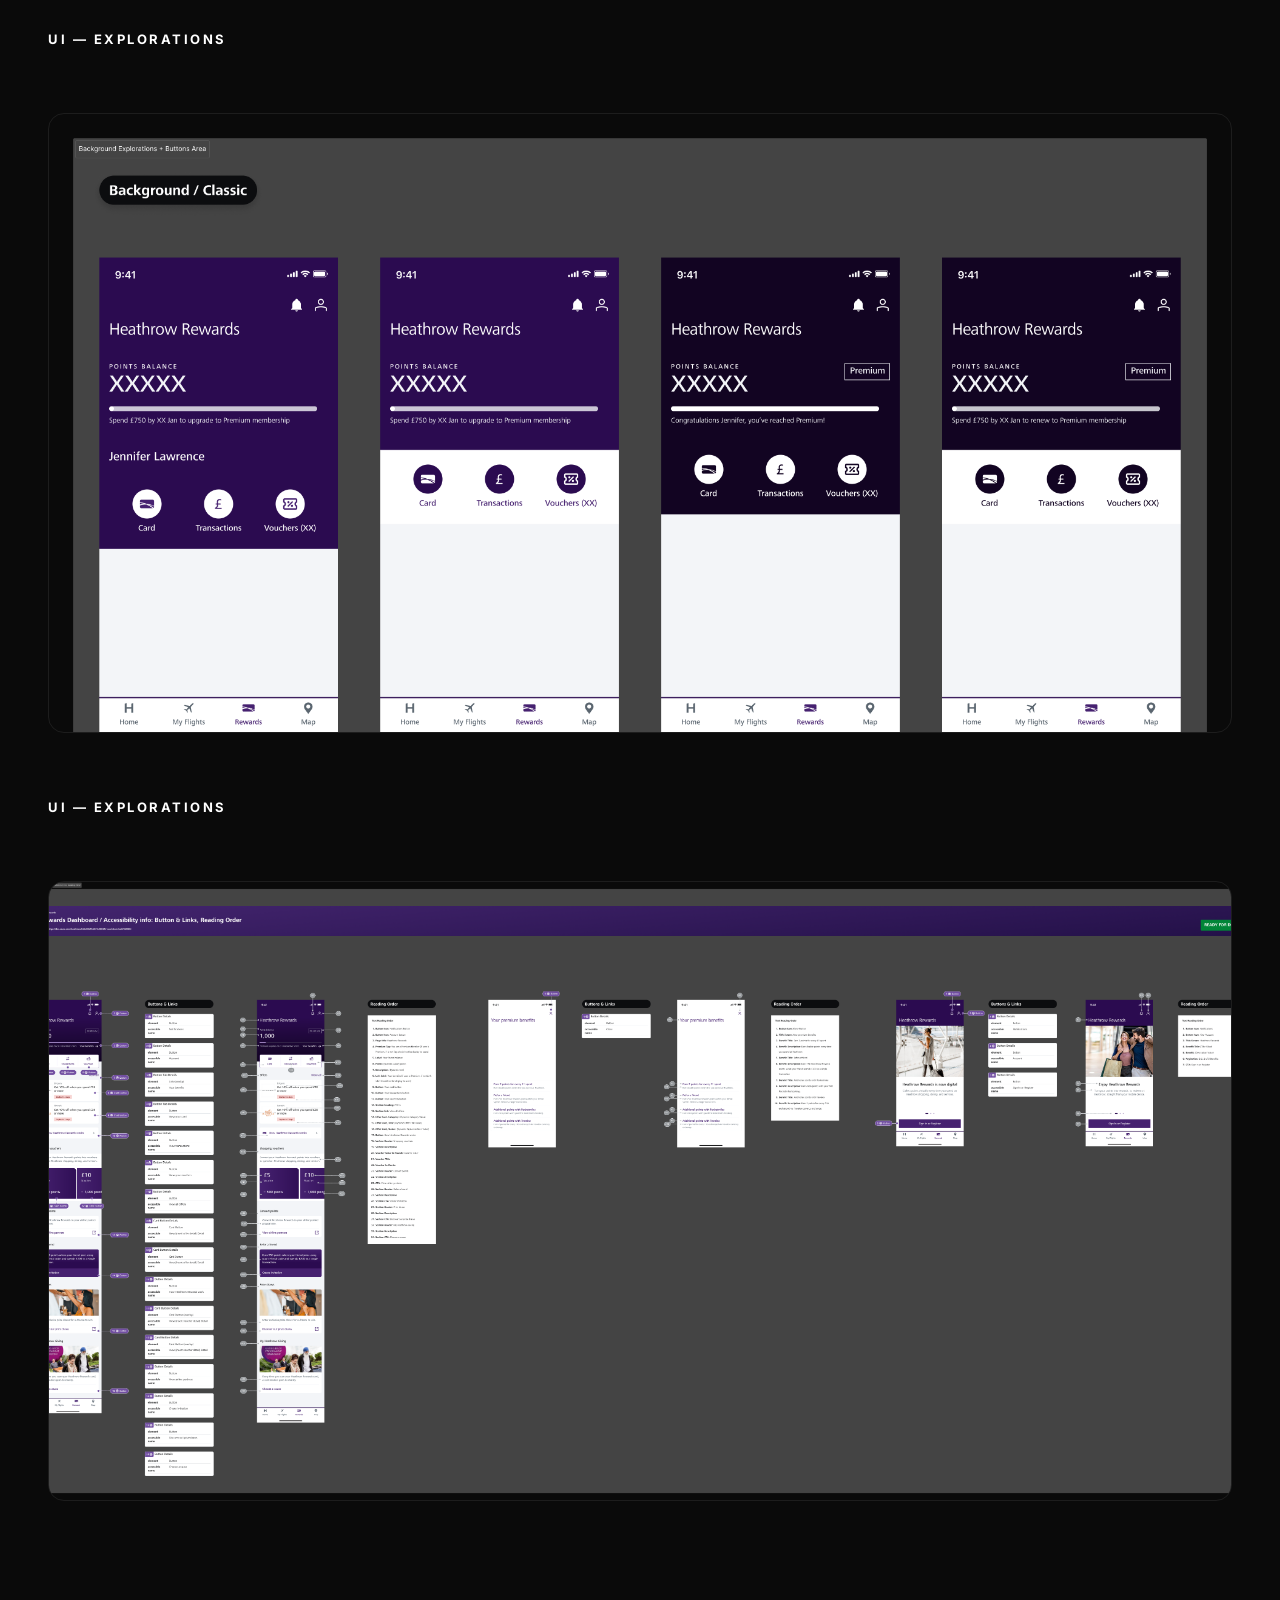
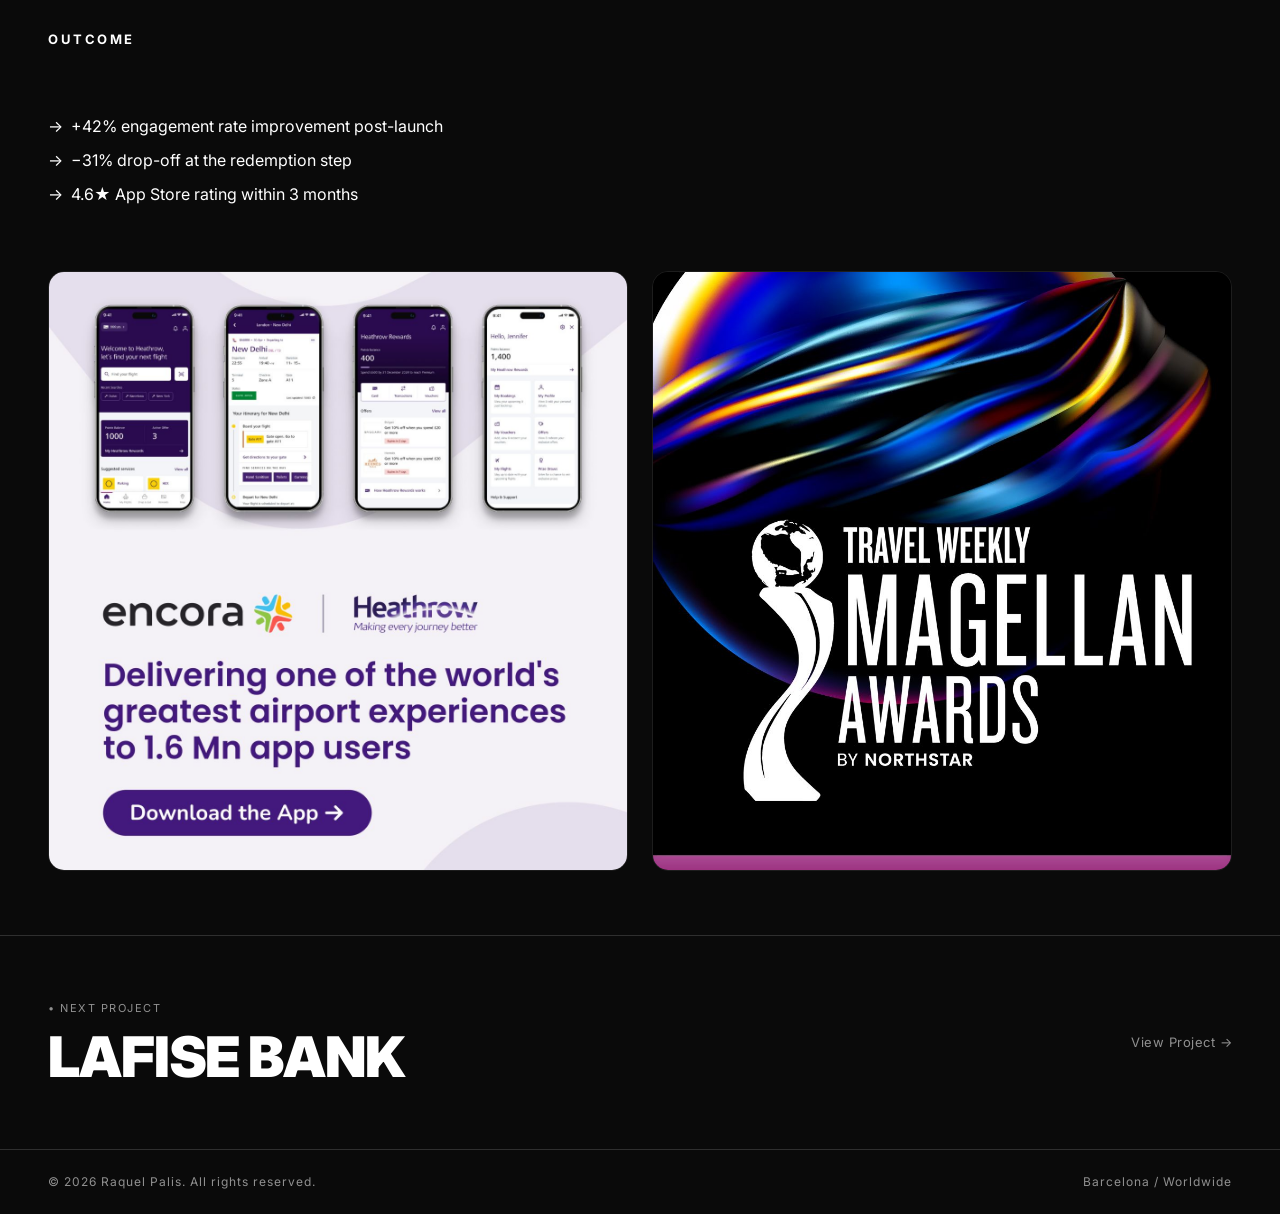
<file: case-study/heathrow-rewards/index.html>
<!DOCTYPE html>
<html lang="en">
<head>
  <meta charset="UTF-8" />
  <meta name="viewport" content="width=device-width, initial-scale=1.0" />
  <title>Heathrow Rewards — Raquel Palis</title>
  <link rel="preconnect" href="https://fonts.googleapis.com" />
  <link rel="preconnect" href="https://fonts.gstatic.com" crossorigin />
  <link href="https://fonts.googleapis.com/css2?family=Inter:wght@400;700;900&display=swap" rel="stylesheet" />
  <style>
    /* --- RESET & TOKENS --- */
    *, *::before, *::after { box-sizing: border-box; margin: 0; padding: 0; }

    :root {
      --bg:       #0a0a0a;
      --bg-hero:  #12121a;
      --text:     #ffffff;
      --muted:    rgba(255,255,255,0.55);
      --disabled: rgba(255,255,255,0.15);
      --divider:  rgba(255,255,255,0.08);
    }

    html { scroll-behavior: smooth; }

    body {
      background: var(--bg);
      color: var(--text);
      font-family: 'Inter', sans-serif;
      -webkit-font-smoothing: antialiased;
      overflow-x: hidden;
    }

    a { color: inherit; text-decoration: none; }

    /* --- NAV --- */
    nav {
      position: fixed;
      top: 0; left: 0; right: 0;
      z-index: 100;
      height: 70px;
      display: flex;
      align-items: center;
      justify-content: space-between;
      padding: 20px 48px;
      background: rgba(10,10,10,0.92);
      backdrop-filter: blur(12px);
      -webkit-backdrop-filter: blur(12px);
    }

    .nav-logo {
      font-size: 13px;
      font-weight: 700;
      letter-spacing: 0.5px;
      text-transform: uppercase;
    }

    .nav-back {
      font-size: 12px;
      font-weight: 400;
      letter-spacing: 1px;
      color: var(--muted);
      transition: color 200ms ease;
    }
    .nav-back:hover { color: var(--text); }

    /* --- HERO --- */
    .hero {
      background: var(--bg-hero);
      height: 760px;
      position: relative;
      overflow: hidden;
      margin-top: 70px;
    }

    .hero-overlay {
      position: absolute;
      inset: 0;
      width: 100%;
      height: 100%;
      object-fit: cover;
      pointer-events: none;
    }

    .hero-title {
      position: absolute;
      left: 48px;
      top: 330px;
      font-size: 88px;
      font-weight: 900;
      line-height: 0.9;
      letter-spacing: -1.76px;
      text-transform: uppercase;
      z-index: 2;
      max-width: 900px;
    }

    .hero-meta {
      position: absolute;
      left: 48px;
      bottom: 64px;
      display: flex;
      gap: 48px;
      z-index: 2;
    }

    .hero-meta-item {
      display: flex;
      flex-direction: column;
      gap: 4px;
    }

    .meta-label {
      font-size: 10px;
      font-weight: 400;
      letter-spacing: 2px;
      text-transform: uppercase;
      color: var(--muted);
      line-height: 15px;
    }

    .meta-value {
      font-size: 13px;
      font-weight: 400;
      letter-spacing: 0.5px;
      line-height: 20px;
    }

    /* --- INFO BAR --- */
    .info-bar {
      display: flex;
      border-top: 1px solid var(--disabled);
      border-bottom: 1px solid var(--disabled);
      height: 80px;
    }

    .info-cell {
      flex: 1;
      padding: 22px 32px;
      display: flex;
      flex-direction: column;
      gap: 6px;
      border-right: 1px solid var(--disabled);
      overflow: hidden;
    }
    .info-cell:last-child { border-right: none; }

    /* --- HERO IMAGE BLOCK --- */
    .hero-img-block {
      padding: 47px;
    }

    .hero-img-frame {
      border: 1px solid var(--divider);
      border-radius: 24px;
      overflow: hidden;
      height: 640px;
    }

    .hero-img-frame img {
      width: 100%;
      height: 100%;
      object-fit: cover;
    }

    /* --- OVERVIEW --- */
    .overview {
      padding: 80px 48px;
      display: flex;
      flex-direction: column;
      gap: 20px;
      text-transform: uppercase;
    }

    .section-label {
      font-size: 13px;
      font-weight: 700;
      letter-spacing: 2.5px;
      text-transform: uppercase;
      line-height: 20px;
    }

    .overview-headline {
      font-size: 32px;
      font-weight: 900;
      line-height: 1.09;
      letter-spacing: -0.5px;
    }

    /* --- DIVIDER --- */
    .divider { height: 1px; background: var(--disabled); }

    /* --- CONTENT SECTIONS --- */
    .cs-section {
      padding: 64px 48px;
      display: flex;
      flex-direction: column;
      gap: 64px;
    }

    /* Problem — two column */
    .problem-cols {
      display: flex;
      gap: 136px;
      align-items: flex-start;
    }

    .problem-body {
      flex: 1;
      font-size: 16px;
      font-weight: 400;
      line-height: 26px;
    }

    .problem-body p { margin-bottom: 0; }

    .problem-aside {
      width: 356px;
      height: 568px;
      flex-shrink: 0;
      border: 1px solid var(--divider);
      border-radius: 16px;
      overflow: hidden;
    }

    .problem-aside img {
      width: 100%;
      height: 100%;
      object-fit: cover;
    }

    /* Solution */
    .solution-text {
      max-width: 840px;
      font-size: 16px;
      font-weight: 400;
      line-height: 26px;
    }

    .cs-img-full {
      border: 1px solid var(--divider);
      border-radius: 16px;
      overflow: hidden;
    }

    .cs-img-full img {
      width: 100%;
      height: auto;
      display: block;
      object-fit: cover;
    }

    .cs-img-full.tall { height: 600px; }
    .cs-img-full.tall img { height: 100%; }

    /* Competitor */
    .competitor-intro {
      max-width: 840px;
      font-size: 16px;
      font-weight: 400;
      line-height: 26px;
    }

    .competitor-grid {
      display: grid;
      grid-template-columns: 1fr 1fr 1fr;
      gap: 32px;
    }

    .comp-group {
      display: flex;
      flex-direction: column;
      gap: 20px;
    }

    .comp-name {
      font-size: 22px;
      font-weight: 900;
      letter-spacing: -0.3px;
      line-height: 26px;
    }

    .comp-phones {
      display: grid;
      grid-template-columns: 1fr 1fr;
      gap: 12px;
    }

    .comp-phone {
      border-radius: 16px;
      overflow: hidden;
      border: 1px solid var(--divider);
      aspect-ratio: 9/16;
    }

    .comp-phone img {
      width: 100%;
      height: 100%;
      object-fit: cover;
    }

    .comp-takeaways {
      display: flex;
      flex-direction: column;
      gap: 12px;
    }

    .comp-takeaways h3 {
      font-size: 22px;
      font-weight: 900;
      letter-spacing: -0.3px;
    }

    .comp-takeaways p {
      font-size: 16px;
      font-weight: 400;
      line-height: 26px;
      color: var(--muted);
    }

    /* Two-col label + body */
    .two-col {
      display: flex;
      gap: 64px;
      align-items: flex-start;
      padding: 64px 48px;
    }

    .two-col-label {
      width: 128px;
      flex-shrink: 0;
      font-size: 13px;
      font-weight: 700;
      letter-spacing: 2.5px;
      text-transform: uppercase;
      line-height: 20px;
    }

    .two-col-body {
      flex: 1;
      font-size: 16px;
      font-weight: 400;
      line-height: 26px;
    }

    /* Explorations */
    .exploration-img {
      border: 1px solid var(--divider);
      border-radius: 16px;
      overflow: hidden;
      height: 620px;
    }

    .exploration-img img {
      width: 100%;
      height: 100%;
      object-fit: cover;
      object-position: center top;
    }

    /* Outcome */
    .outcome-bullets {
      display: flex;
      flex-direction: column;
      gap: 8px;
      font-size: 16px;
      font-weight: 400;
      line-height: 26px;
    }

    .outcome-img-row {
      display: flex;
      gap: 24px;
    }

    .outcome-img {
      flex: 1;
      height: 600px;
      border: 1px solid var(--divider);
      border-radius: 16px;
      overflow: hidden;
    }

    .outcome-img img {
      width: 100%;
      height: 100%;
      object-fit: cover;
    }

    /* --- NEXT PROJECT --- */
    a.next-project-link {
      padding: 64px 48px;
      display: flex;
      align-items: center;
      justify-content: space-between;
      transition: opacity 200ms ease;
    }

    a.next-project-link:hover { opacity: 0.75; }

    .next-label {
      font-size: 11px;
      font-weight: 400;
      letter-spacing: 1.5px;
      color: var(--muted);
      margin-bottom: 12px;
      line-height: 17px;
    }

    .next-title {
      font-size: 56px;
      font-weight: 900;
      line-height: 1;
      letter-spacing: -1.12px;
      text-transform: uppercase;
    }

    .next-arrow {
      font-size: 13px;
      font-weight: 400;
      letter-spacing: 0.5px;
      color: var(--muted);
    }

    /* --- FOOTER --- */
    footer {
      height: 64px;
      padding: 20px 48px;
      display: flex;
      align-items: center;
      justify-content: space-between;
      font-size: 12px;
      font-weight: 400;
      letter-spacing: 1px;
      color: var(--muted);
    }

    /* --- RESPONSIVE --- */
    @media (max-width: 768px) {
      nav { padding: 20px 24px; }

      .hero { height: auto; min-height: 540px; }
      .hero-title { font-size: clamp(40px, 10vw, 72px); left: 24px; top: 260px; }
      .hero-meta { left: 24px; bottom: 32px; gap: 24px; flex-wrap: wrap; }

      .info-bar { flex-wrap: wrap; height: auto; }
      .info-cell { flex: 1 0 calc(50% - 1px); min-width: 140px; }

      .hero-img-block { padding: 24px; }
      .hero-img-frame { height: 280px; }

      .overview { padding: 48px 24px; }
      .overview-headline { font-size: 24px; }

      .cs-section { padding: 48px 24px; gap: 40px; }
      .problem-cols { flex-direction: column; gap: 40px; }
      .problem-aside { width: 100%; height: 300px; }

      .competitor-grid { grid-template-columns: 1fr; }
      .comp-phones { grid-template-columns: 1fr 1fr; }

      .two-col { flex-direction: column; gap: 24px; padding: 48px 24px; }
      .two-col-label { width: auto; }

      .exploration-img { height: 280px; }

      .outcome-img-row { flex-direction: column; }
      .outcome-img { height: 300px; }

      a.next-project-link { padding: 48px 24px; flex-direction: column; align-items: flex-start; gap: 24px; }
      .next-title { font-size: 36px; }

      footer { padding: 20px 24px; }
    }
  </style>
</head>
<body>

  <!-- NAV -->
  <nav>
    <span class="nav-logo">RAQUEL PALIS</span>
    <a href="/" class="nav-back">← PORTFOLIO</a>
  </nav>

  <!-- HERO -->
  <section class="hero">
    <img class="hero-overlay" src="/assets/images/heathrow/hero-overlay.png" alt="" aria-hidden="true" />
    <h1 class="hero-title">HEATHROW<br>REWARDS</h1>
    <div class="hero-meta">
      <div class="hero-meta-item">
        <span class="meta-label">YEAR</span>
        <span class="meta-value">2023</span>
      </div>
      <div class="hero-meta-item">
        <span class="meta-label">CLIENT</span>
        <span class="meta-value">Heathrow Airport</span>
      </div>
      <div class="hero-meta-item">
        <span class="meta-label">CATEGORY</span>
        <span class="meta-value">Product Design</span>
      </div>
    </div>
  </section>

  <!-- INFO BAR -->
  <div class="info-bar">
    <div class="info-cell">
      <span class="meta-label">YEAR</span>
      <span class="meta-value">2023</span>
    </div>
    <div class="info-cell">
      <span class="meta-label">CLIENT</span>
      <span class="meta-value">Heathrow Airport</span>
    </div>
    <div class="info-cell">
      <span class="meta-label">INDUSTRY</span>
      <span class="meta-value">Travel &amp; Aviation</span>
    </div>
    <div class="info-cell">
      <span class="meta-label">DURATION</span>
      <span class="meta-value">6 Months</span>
    </div>
    <div class="info-cell">
      <span class="meta-label">ROLE</span>
      <span class="meta-value">Product Designer</span>
    </div>
  </div>

  <!-- HERO FULL-WIDTH IMAGE -->
  <div class="hero-img-block">
    <div class="hero-img-frame">
      <img src="/assets/images/heathrow/hero-fullwidth.png" alt="Heathrow Rewards app screens" />
    </div>
  </div>

  <!-- OVERVIEW -->
  <div class="overview">
    <p class="section-label">OVERVIEW</p>
    <h2 class="overview-headline">End-to-end loyalty programme<br>redesign for iOS &amp; Android</h2>
  </div>

  <div class="divider"></div>

  <!-- PROBLEM -->
  <section class="cs-section">
    <p class="section-label">Problem</p>
    <div class="problem-cols">
      <div class="problem-body">
        <p>The existing app was a legacy system with:</p>
        <br>
        <p>→ Fragmented user journeys.<br>
        → Limited contextual relevance.<br>
        → Low user engagement with the loyalty program and user drop-offs.<br>
        → Low CLTV.<br>
        → Inconsistent UX patterns.</p>
        <br>
        <p>The business objective was to increase passenger engagement and revenue while maintaining enterprise-grade accessibility, performance, scalability and stretching the customer lifetime value.</p>
        <br>
        <p>User has 3 apps to access the same ecosystem.<br>
        The login isn't persistent meaning the user have always login back.<br>
        — This causes friction<br>
        — Low user retention<br>
        — Low rate of new account open<br>
        — Legacy system didn't hold the user data or user profile information to create APIs to feed meaningful experiences that drives revenue and user satisfaction</p>
      </div>
      <div class="problem-aside">
        <img src="/assets/images/heathrow/problem-flow.png" alt="Heathrow app flow overview" />
      </div>
    </div>
  </section>

  <div class="divider"></div>

  <!-- SOLUTION -->
  <section class="cs-section">
    <p class="section-label">Solution</p>
    <div class="solution-text">
      <p>→ Bring Rewards as a vertical on the Tab bar.<br>
      → SSO Integration<br>
      → User account creation to manage points, flights, bookings, payment methods, and user profile information.<br>
      → Split the Journey by membership tiers and clearly articulate the value proposition for each.<br>
      → Bring Offers, Vouchers, App Settings, Refer a Friend as native flow<br>
      → Interactive and modern components to enhance user desirability.</p>
    </div>
    <div class="cs-img-full">
      <img src="/assets/images/heathrow/solution-fullwidth.png" alt="Heathrow redesigned solution screens" />
    </div>
  </section>

  <div class="divider"></div>

  <!-- COMPETITOR ANALYSIS -->
  <section class="cs-section">
    <p class="section-label">Competitor Analyses</p>
    <div class="competitor-intro">
      <p>→ Product: Rewards model — Customer lifetime Value.<br>
      → Reward Tier dashboard.<br>
      → Navigation — Layovers and levels.<br>
      → Dashboard Structure: Information architecture<br>
      → Content and gamification tactic</p>
    </div>
    <div class="competitor-grid">
      <div class="comp-group">
        <p class="comp-name">Changi Airport</p>
        <div class="comp-phones">
          <div class="comp-phone"><img src="/assets/images/heathrow/competitor-b.png" alt="Changi Airport app screen 1" /></div>
          <div class="comp-phone"><img src="/assets/images/heathrow/competitor-a.png" alt="Changi Airport app screen 2" /></div>
        </div>
      </div>
      <div class="comp-group">
        <p class="comp-name">Rewards+</p>
        <div class="comp-phones">
          <div class="comp-phone"><img src="/assets/images/heathrow/competitor-c.png" alt="Rewards+ app screen 1" /></div>
          <div class="comp-phone"><img src="/assets/images/heathrow/competitor-d.png" alt="Rewards+ app screen 2" /></div>
        </div>
      </div>
      <div class="comp-group" style="gap: 48px;">
        <div class="comp-takeaways">
          <h3>Take Aways</h3>
          <p>→ Product: Rewards model — Customer lifetime Value.<br>
          → Reward Tier dashboard.<br>
          → Navigation — Layovers and levels.<br>
          → Dashboard Structure: Information architecture<br>
          → Content and gamification tactics</p>
        </div>
        <div class="comp-takeaways">
          <h3>Take Aways</h3>
          <p>→ RevPoints offers a tangible cashback model (3% on partners) instead of abstract points, making savings clearer for users.<br>
          → A search-first navigation simplifies finding products without learning the IA.<br>
          → Bundled lifestyle categories combine services for easier cross-selling.<br>
          → The "Do some good" feature enhances loyalty by adding emotional value beyond financial incentives.<br>
          → Heathrow can leverage its physical presence for contextual, location-aware triggers.</p>
        </div>
      </div>
    </div>
  </section>

  <!-- USER JOURNEY -->
  <div class="two-col">
    <p class="two-col-label">User Journey</p>
    <div class="two-col-body">
      <p>→ Reduces cognitive load in high-stress, time-sensitive environments.<br>
      → Scales across diverse passenger profiles and travel intents.<br>
      → Drives measurable commercial impact without compromising trust.<br>
      → Enables AI-driven personalisation responsibly at a global scale.<br>
      → Make sure the user understands the points system 'earn and spend'.<br>
      → Review the perks value proposition, eliminating perks ambiguity.</p>
    </div>
  </div>

  <!-- CHALLENGE -->
  <div class="two-col" style="padding-top: 0;">
    <p class="two-col-label">Challenge</p>
    <div class="two-col-body">
      <p>→ Reduces cognitive load in high-stress, time-sensitive environments.<br>
      → Scales across diverse passenger profiles and travel intents.<br>
      → Drives measurable commercial impact without compromising trust.<br>
      → Enables AI-driven personalisation responsibly at a global scale.<br>
      → Make sure the user understands the points system 'earn and spend'.<br>
      → Review the perks value proposition, eliminating perks ambiguity.</p>
    </div>
  </div>

  <!-- UX EXPLORATIONS -->
  <section class="cs-section">
    <p class="section-label">UX — Explorations</p>
    <div class="exploration-img">
      <img src="/assets/images/heathrow/ux-explorations.png" alt="UX explorations and wireframes" />
    </div>
  </section>

  <!-- UI EXPLORATIONS 1 -->
  <section class="cs-section" style="padding-top: 0;">
    <p class="section-label">UI — Explorations</p>
    <div class="exploration-img">
      <img src="/assets/images/heathrow/ui-explorations-1.png" alt="UI explorations round 1" />
    </div>
  </section>

  <!-- UI EXPLORATIONS 2 -->
  <section class="cs-section" style="padding-top: 0;">
    <p class="section-label">UI — Explorations</p>
    <div class="exploration-img">
      <img src="/assets/images/heathrow/ui-explorations-2.png" alt="UI explorations round 2" />
    </div>
  </section>

  <!-- OUTCOME -->
  <section class="cs-section">
    <p class="section-label">Outcome</p>
    <div class="outcome-bullets">
      <p>→&nbsp; +42% engagement rate improvement post-launch</p>
      <p>→&nbsp; −31% drop-off at the redemption step</p>
      <p>→&nbsp; 4.6★ App Store rating within 3 months</p>
    </div>
    <div class="outcome-img-row">
      <div class="outcome-img">
        <img src="/assets/images/heathrow/outcome-detail.png" alt="Outcome — detail view" />
      </div>
      <div class="outcome-img">
        <img src="/assets/images/heathrow/outcome-flow.png" alt="Outcome — flow overview" />
      </div>
    </div>
  </section>

  <div class="divider"></div>

  <!-- NEXT PROJECT -->
  <a href="/case-study/lafise-bank" class="next-project-link">
    <div>
      <p class="next-label">• NEXT PROJECT</p>
      <p class="next-title">LAFISE BANK</p>
    </div>
    <span class="next-arrow">View Project →</span>
  </a>

  <div class="divider"></div>

  <!-- FOOTER -->
  <footer>
    <span>© 2026 Raquel Palis. All rights reserved.</span>
    <span>Barcelona / Worldwide</span>
  </footer>

</body>
</html>
</file>
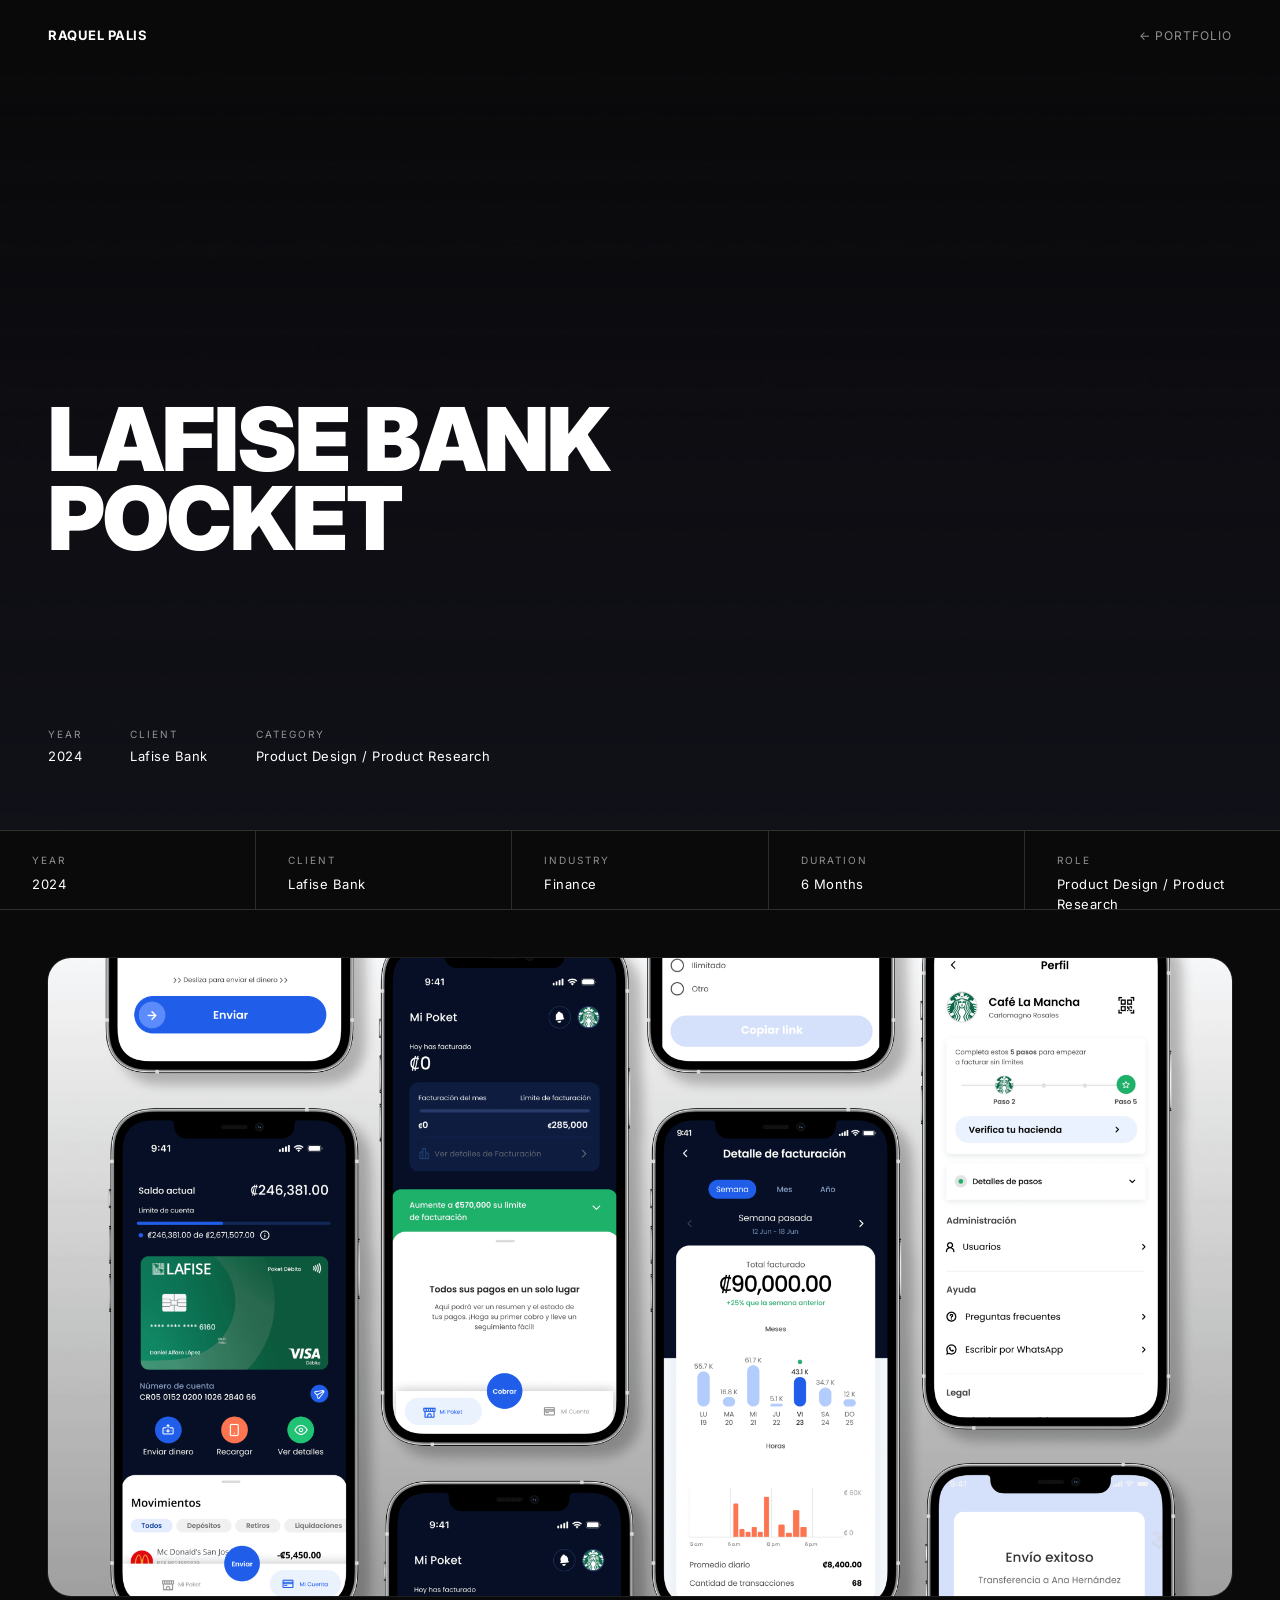
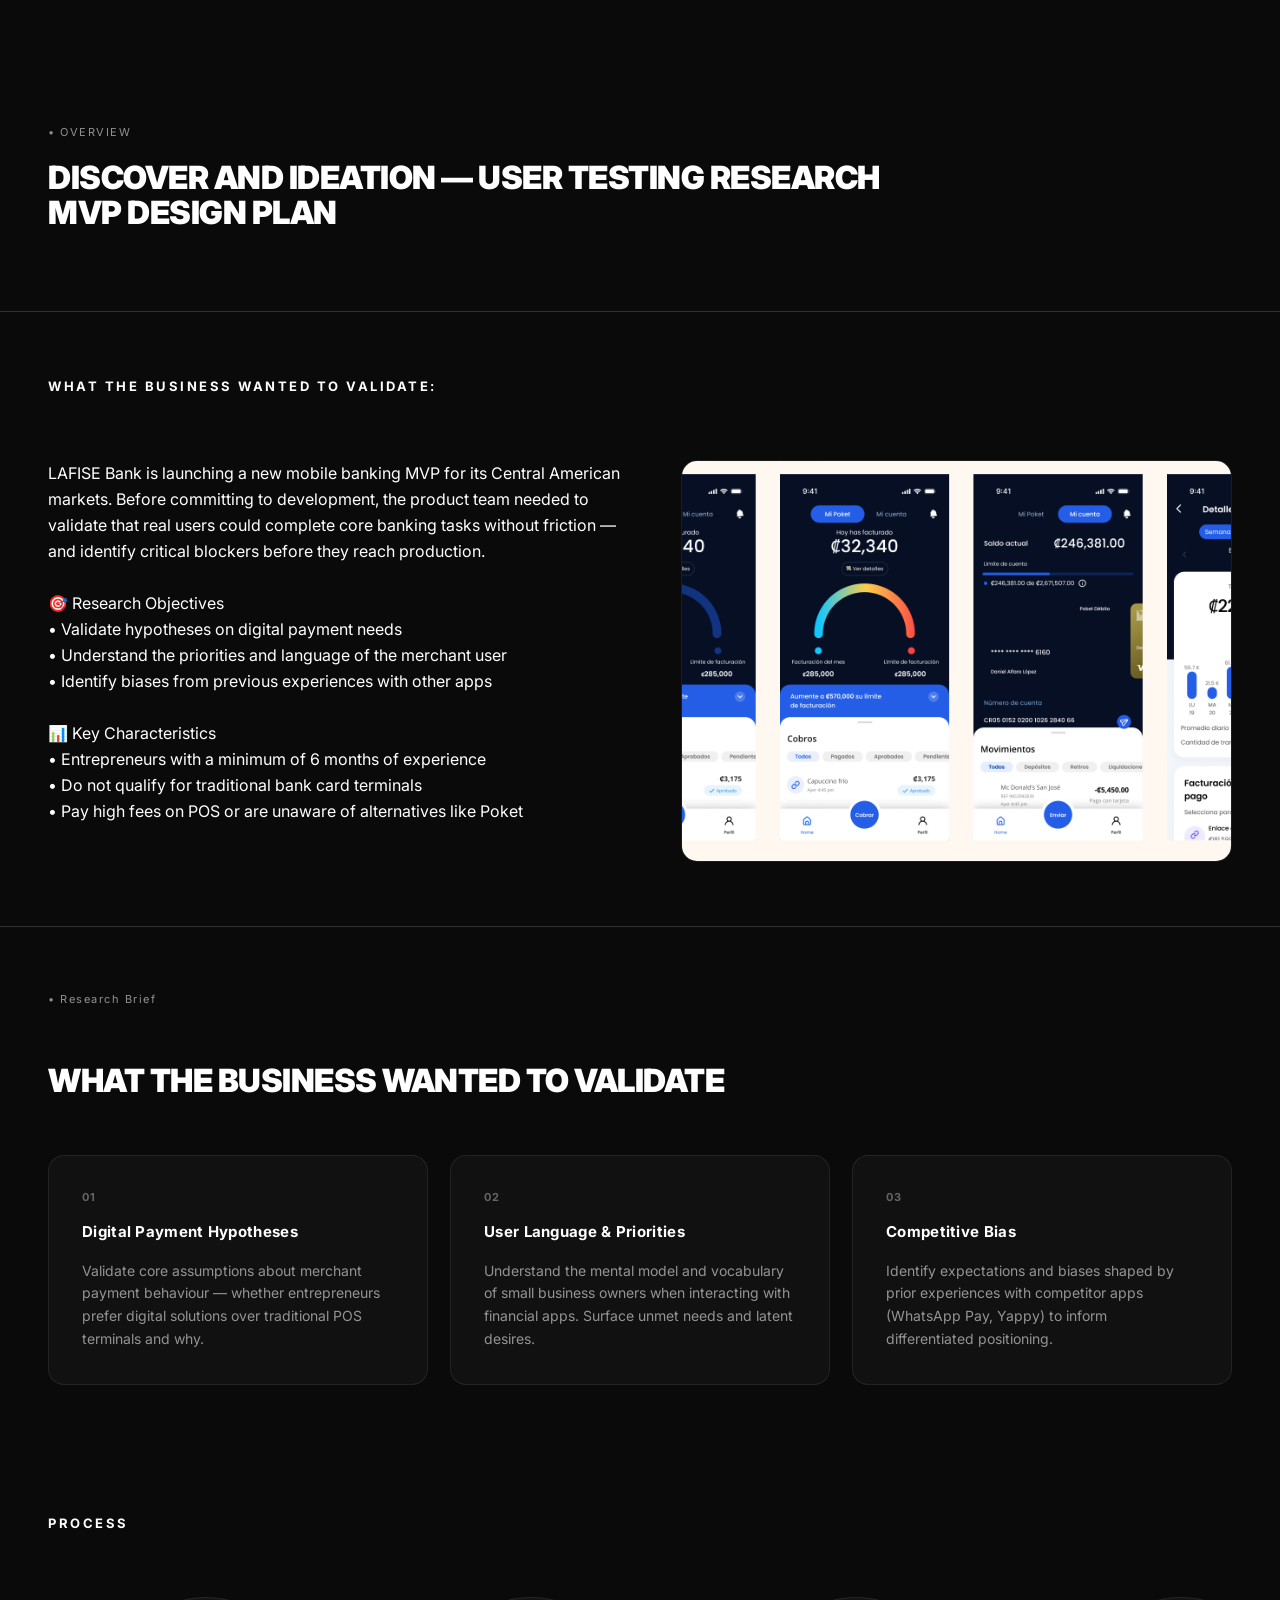
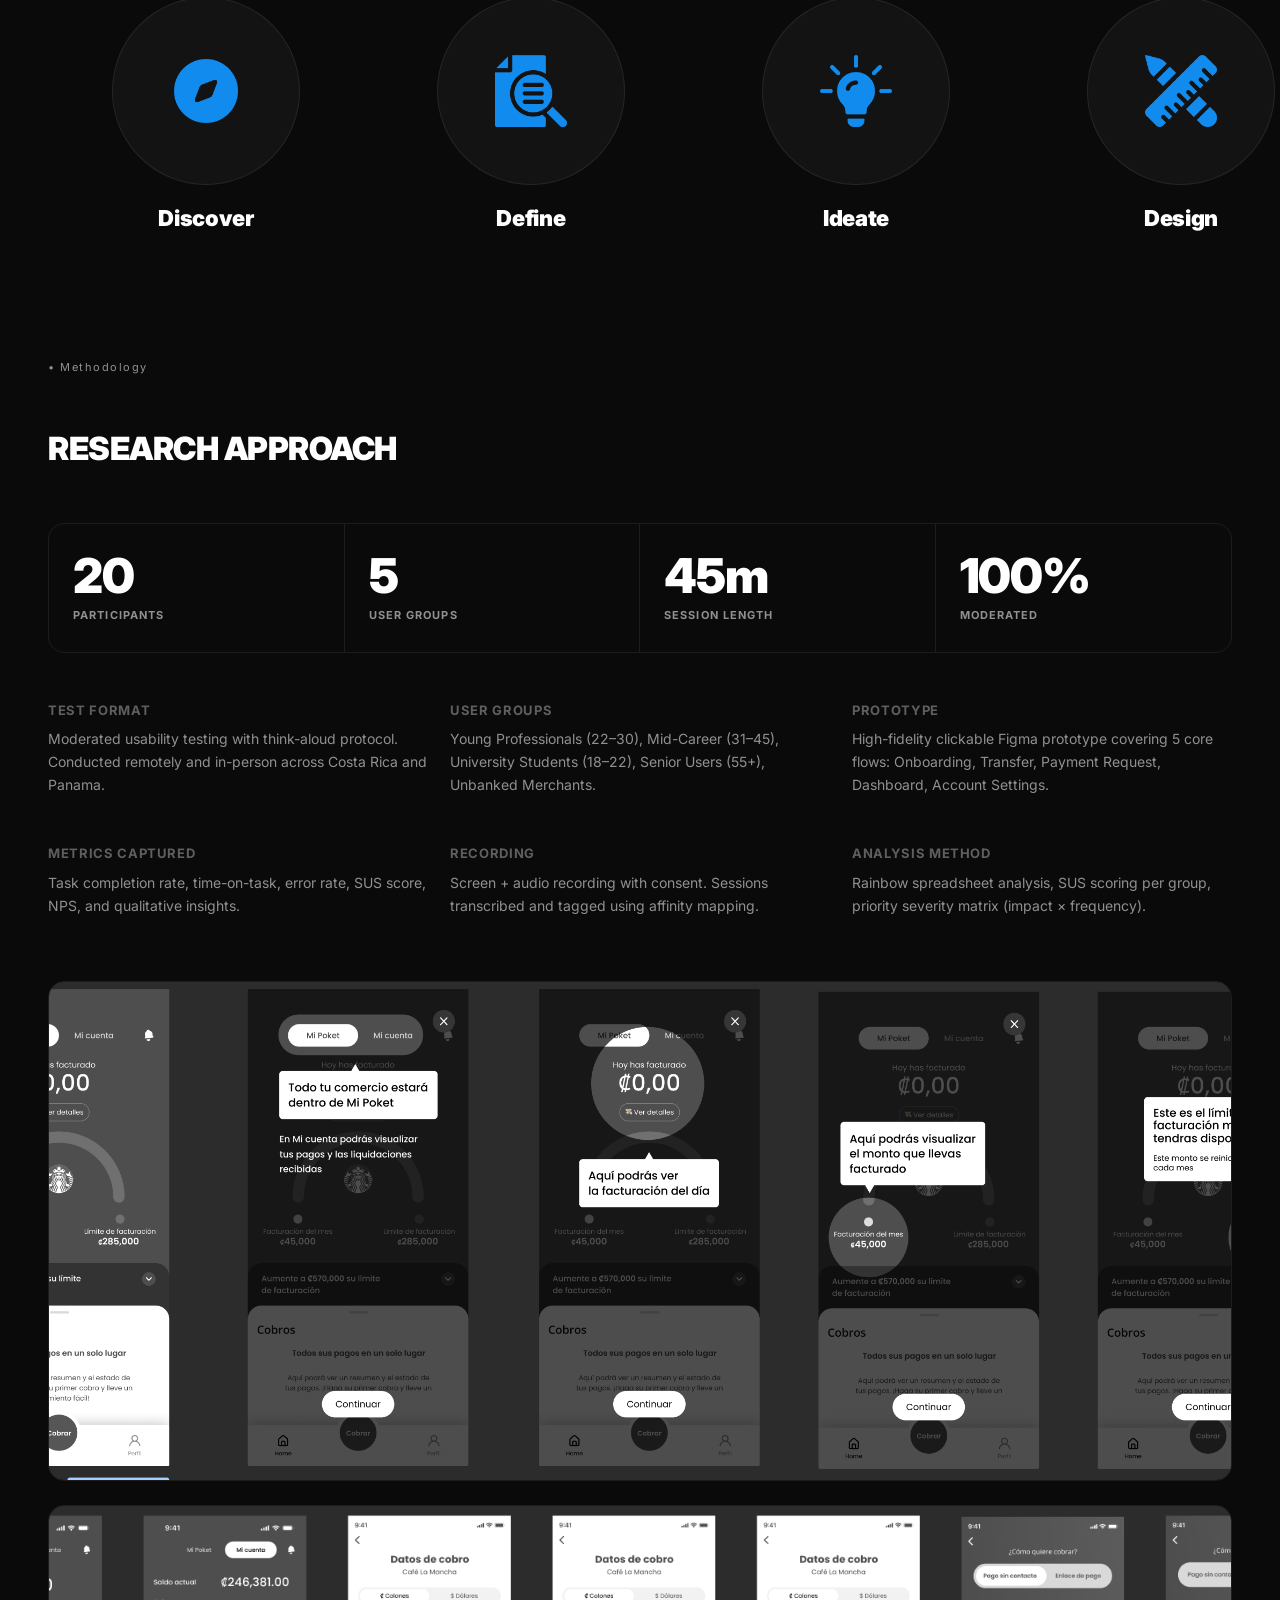
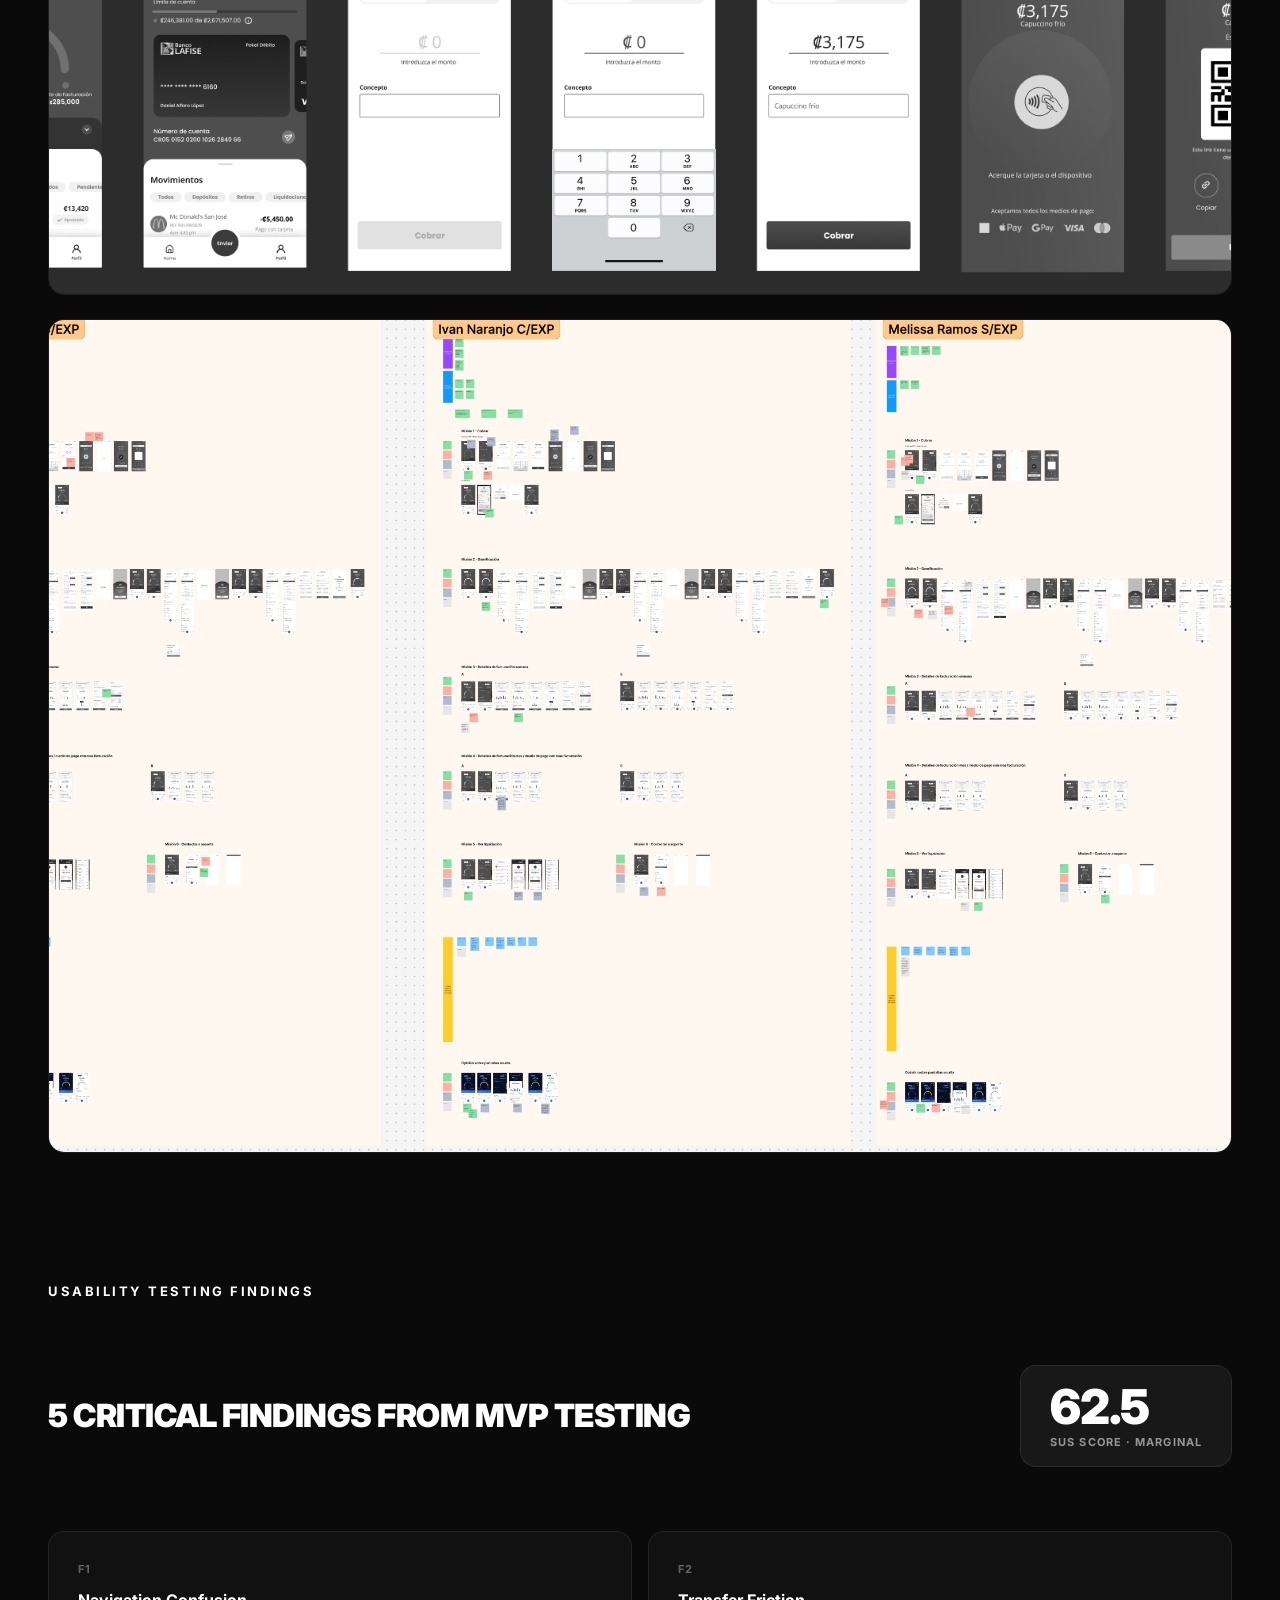
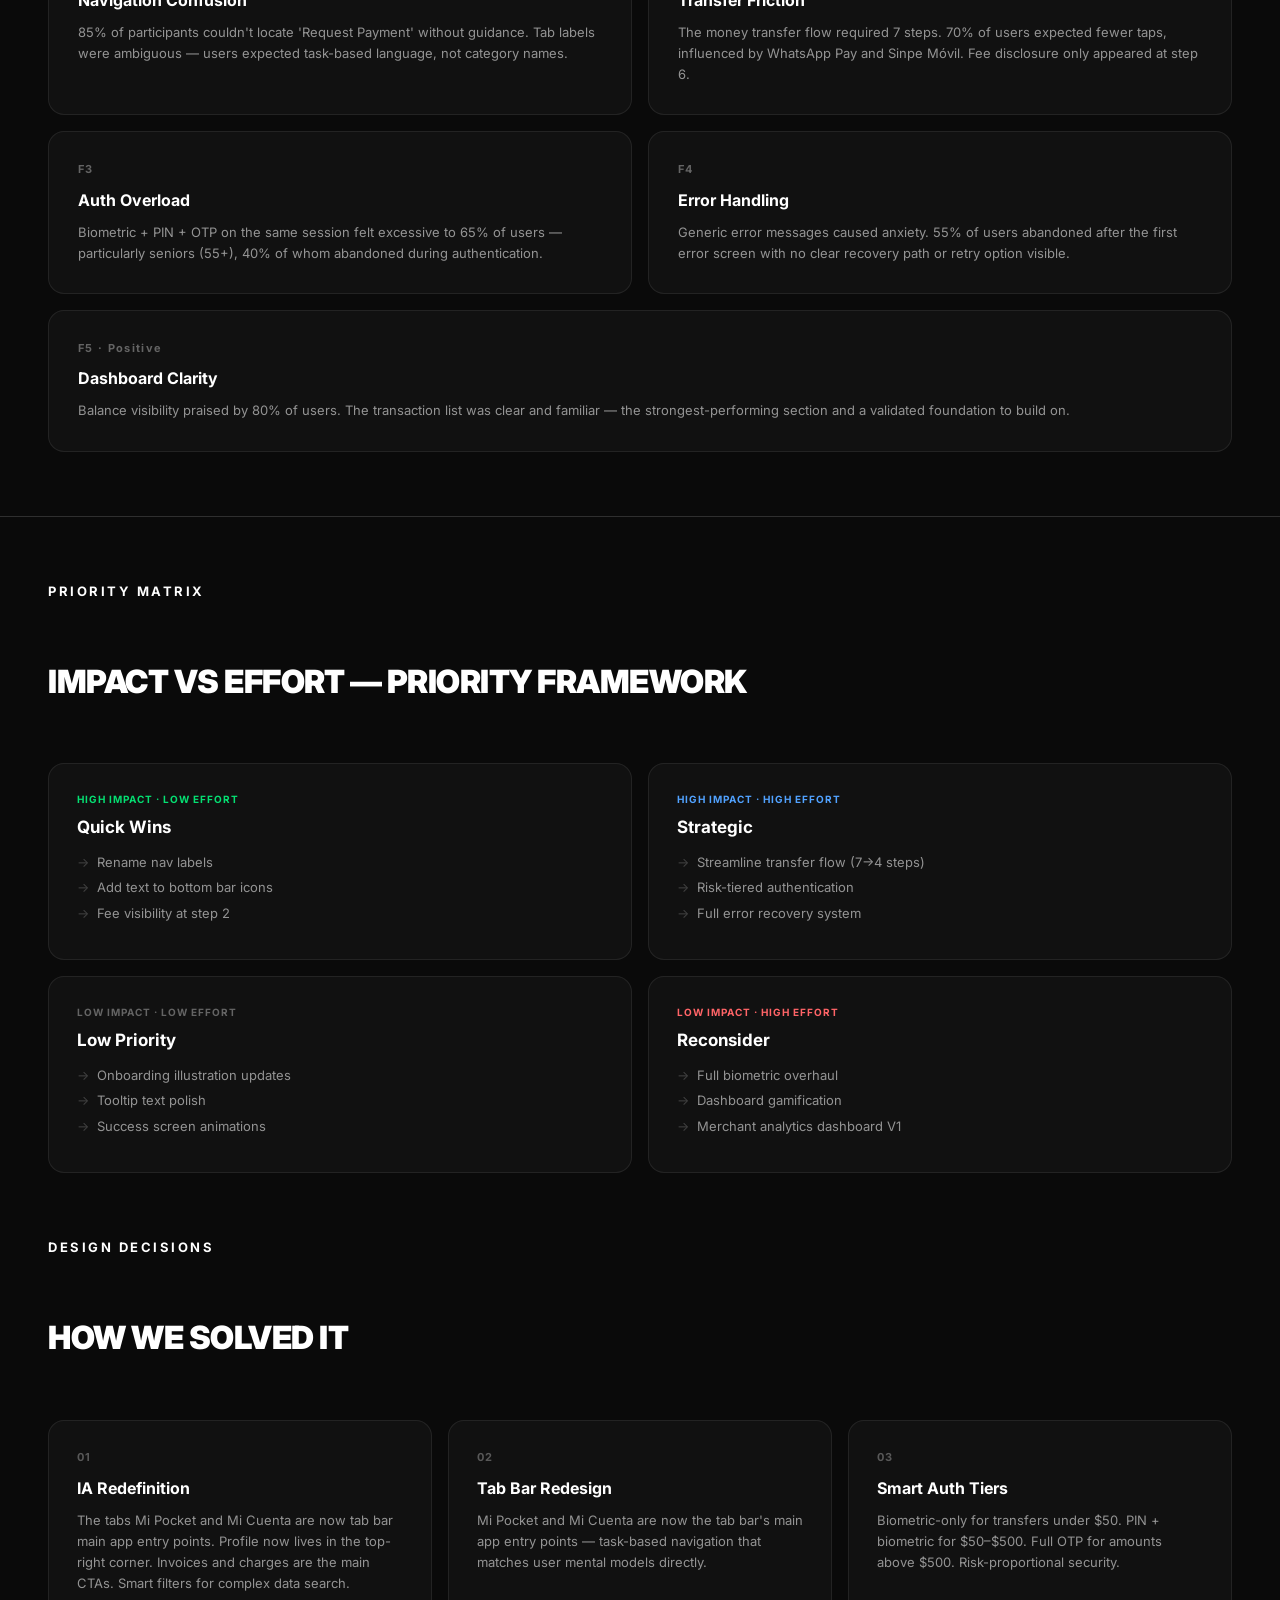
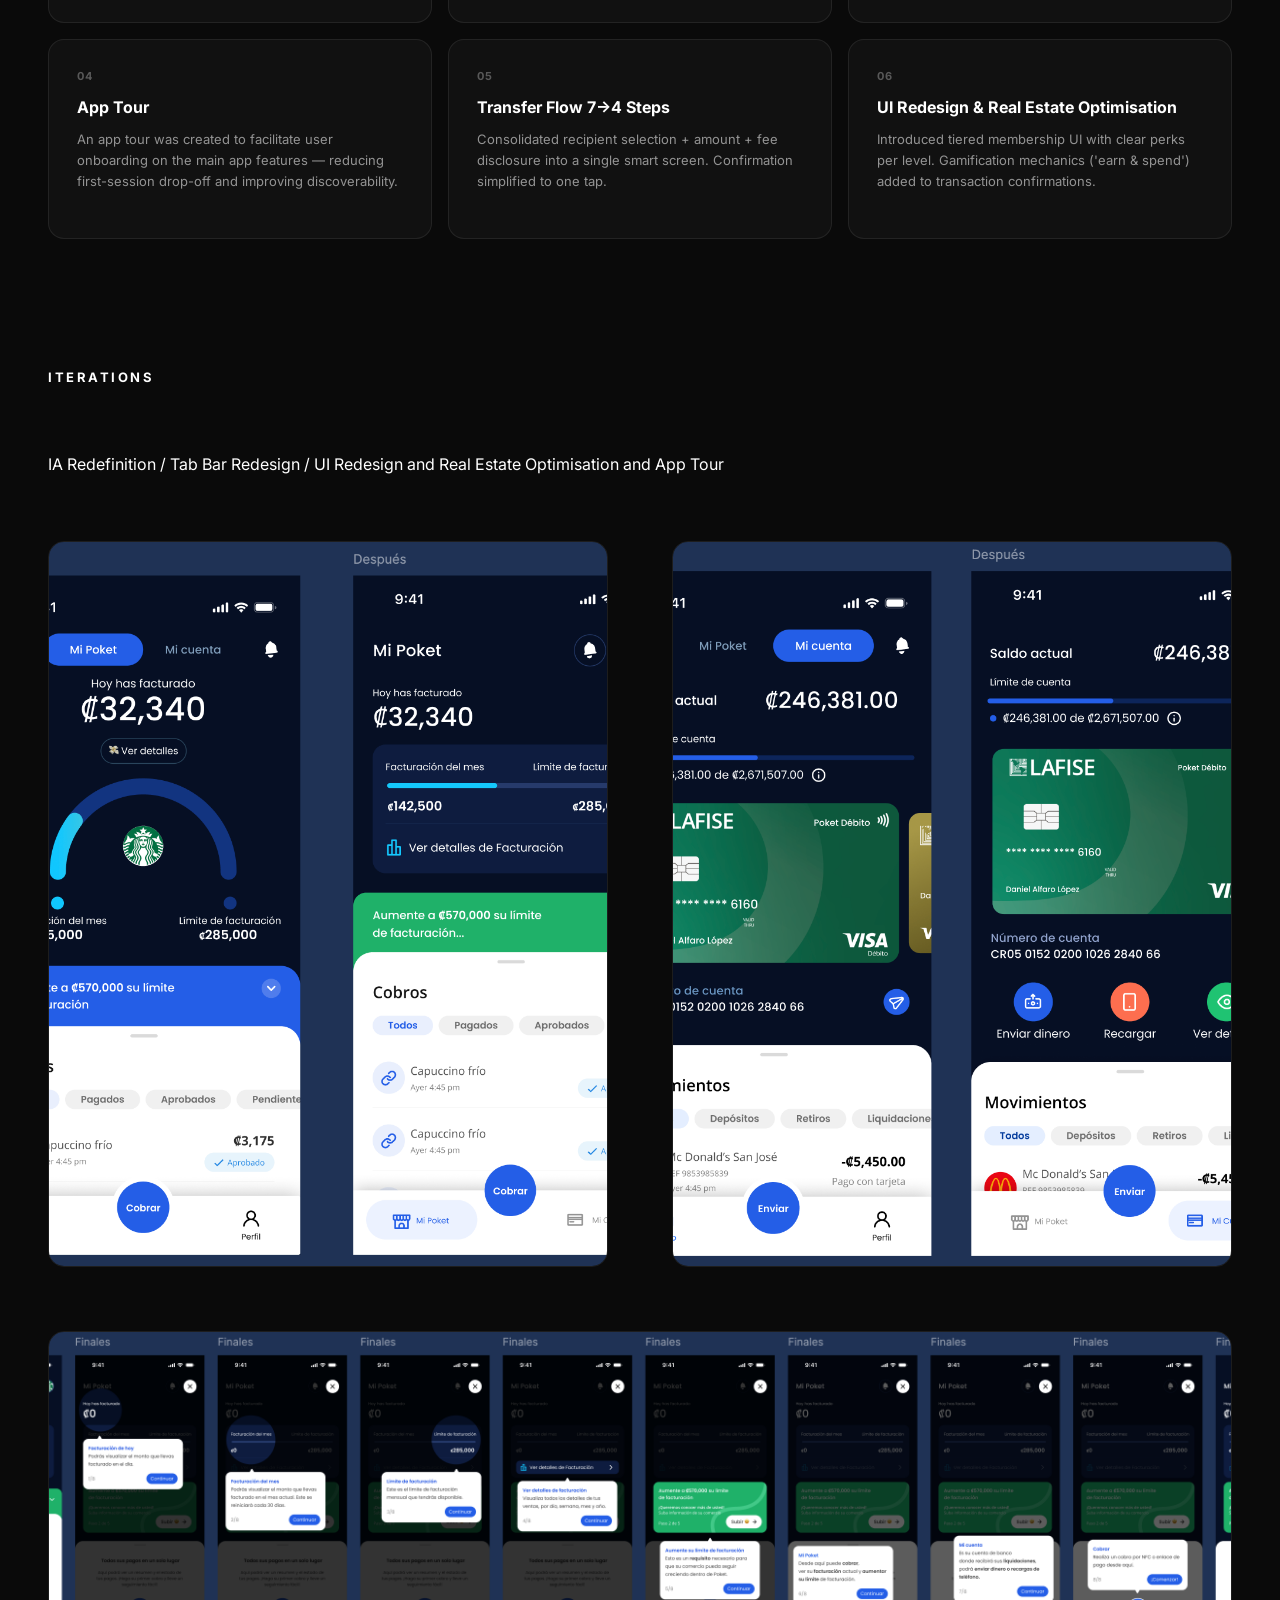
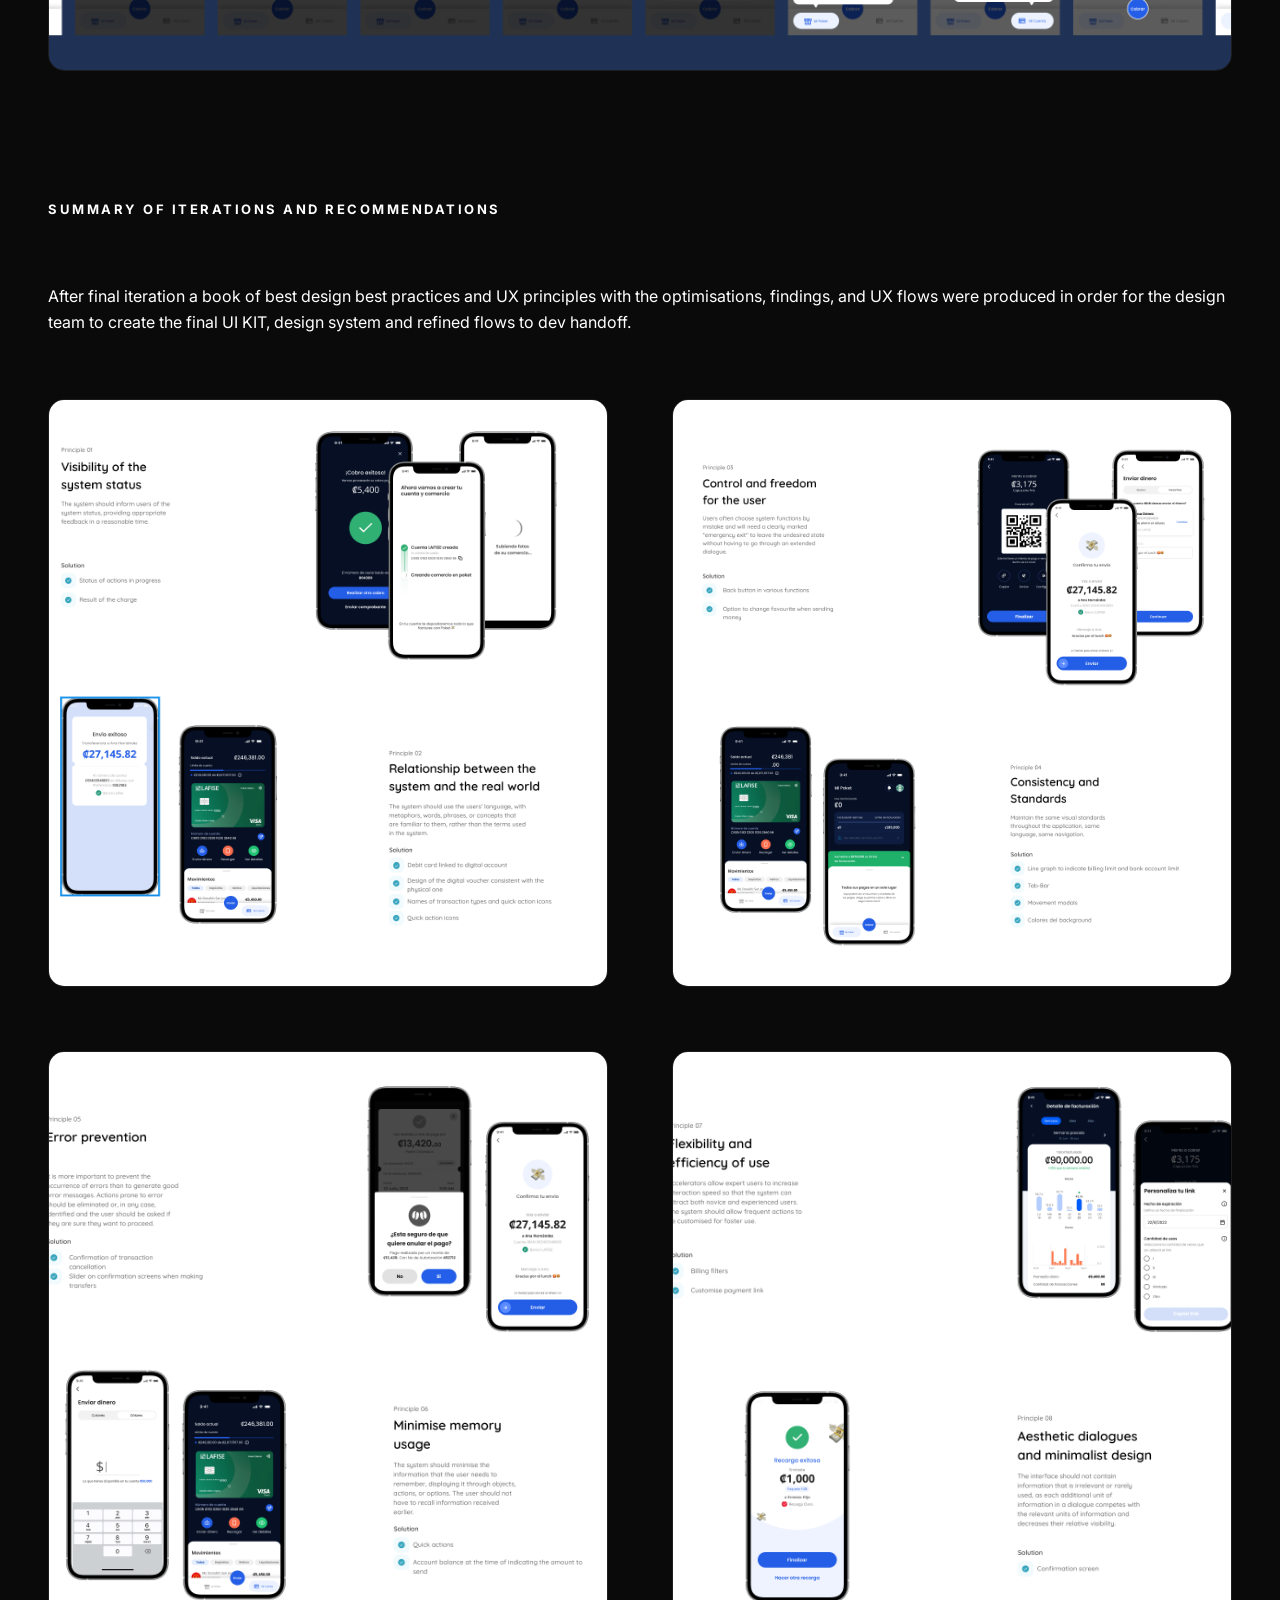
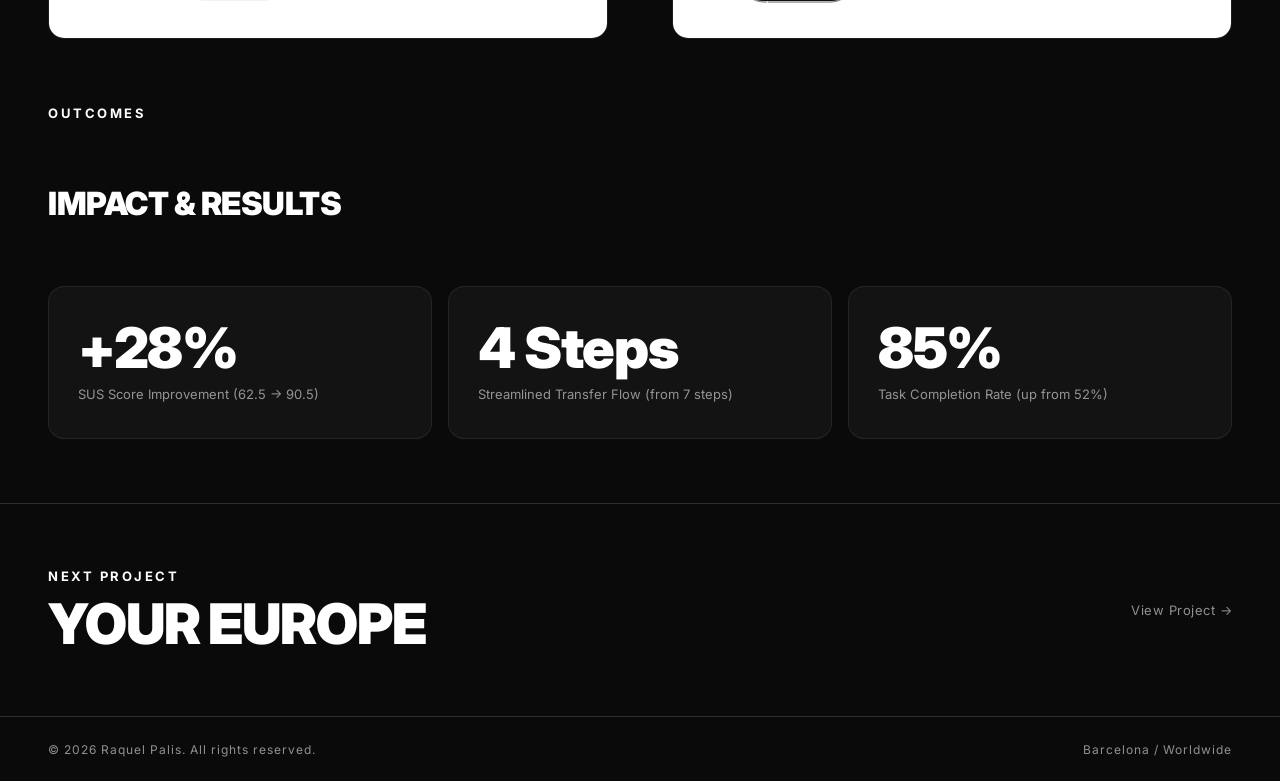
<file: case-study/lafise-bank/index.html>
<!DOCTYPE html>
<html lang="en">
<head>
  <meta charset="UTF-8" />
  <meta name="viewport" content="width=device-width, initial-scale=1.0" />
  <title>Lafise Bank Pocket — Raquel Palis</title>
  <link rel="preconnect" href="https://fonts.googleapis.com" />
  <link rel="preconnect" href="https://fonts.gstatic.com" crossorigin />
  <link href="https://fonts.googleapis.com/css2?family=Inter:wght@400;700;900&display=swap" rel="stylesheet" />
  <style>
    /* --- RESET & TOKENS --- */
    *, *::before, *::after { box-sizing: border-box; margin: 0; padding: 0; }

    :root {
      --bg:       #0a0a0a;
      --bg-hero:  #12121a;
      --text:     #ffffff;
      --muted:    rgba(255,255,255,0.55);
      --muted-lo: rgba(255,255,255,0.35);
      --disabled: rgba(255,255,255,0.15);
      --divider:  rgba(255,255,255,0.08);
      --surface:  rgba(255,255,255,0.03);
    }

    html { scroll-behavior: smooth; }

    body {
      background: var(--bg);
      color: var(--text);
      font-family: 'Inter', sans-serif;
      -webkit-font-smoothing: antialiased;
      overflow-x: hidden;
    }

    a { color: inherit; text-decoration: none; }

    /* --- NAV --- */
    nav {
      position: fixed;
      top: 0; left: 0; right: 0;
      z-index: 100;
      height: 70px;
      display: flex;
      align-items: center;
      justify-content: space-between;
      padding: 20px 48px;
      background: rgba(10,10,10,0.92);
      backdrop-filter: blur(12px);
      -webkit-backdrop-filter: blur(12px);
    }

    .nav-logo {
      font-size: 13px;
      font-weight: 700;
      letter-spacing: 0.5px;
      text-transform: uppercase;
    }

    .nav-back {
      font-size: 12px;
      font-weight: 400;
      letter-spacing: 1px;
      color: var(--muted);
      transition: color 200ms ease;
    }
    .nav-back:hover { color: var(--text); }

    /* --- HERO --- */
    .hero {
      background: var(--bg-hero);
      height: 760px;
      position: relative;
      overflow: hidden;
      margin-top: 70px;
    }

    .hero-overlay {
      position: absolute;
      inset: 0;
      width: 100%;
      height: 100%;
      object-fit: cover;
      pointer-events: none;
    }

    .hero-title {
      position: absolute;
      left: 48px;
      top: 330px;
      font-size: 88px;
      font-weight: 900;
      line-height: 0.9;
      letter-spacing: -1.76px;
      text-transform: uppercase;
      z-index: 2;
      max-width: 900px;
    }

    .hero-meta {
      position: absolute;
      left: 48px;
      bottom: 64px;
      display: flex;
      gap: 48px;
      z-index: 2;
    }

    .hero-meta-item {
      display: flex;
      flex-direction: column;
      gap: 4px;
    }

    .meta-label {
      font-size: 10px;
      font-weight: 400;
      letter-spacing: 2px;
      text-transform: uppercase;
      color: var(--muted);
      line-height: 15px;
    }

    .meta-value {
      font-size: 13px;
      font-weight: 400;
      letter-spacing: 0.5px;
      line-height: 20px;
    }

    /* --- INFO BAR --- */
    .info-bar {
      display: flex;
      border-top: 1px solid var(--disabled);
      border-bottom: 1px solid var(--disabled);
      height: 80px;
    }

    .info-cell {
      flex: 1;
      padding: 22px 32px;
      display: flex;
      flex-direction: column;
      gap: 6px;
      border-right: 1px solid var(--disabled);
      overflow: hidden;
    }
    .info-cell:last-child { border-right: none; }

    /* --- HERO IMAGE BLOCK --- */
    .hero-img-block { padding: 47px; }

    .hero-img-frame {
      border: 1px solid var(--divider);
      border-radius: 24px;
      overflow: hidden;
      height: 640px;
    }

    .hero-img-frame img {
      width: 100%;
      height: 100%;
      object-fit: cover;
    }

    /* --- OVERVIEW --- */
    .overview {
      padding: 80px 48px;
      display: flex;
      flex-direction: column;
      gap: 20px;
    }

    .caption-label {
      font-size: 11px;
      font-weight: 400;
      letter-spacing: 1.5px;
      color: var(--muted);
      line-height: 17px;
    }

    .section-label {
      font-size: 13px;
      font-weight: 700;
      letter-spacing: 2.5px;
      text-transform: uppercase;
      line-height: 20px;
    }

    .h1 {
      font-size: 32px;
      font-weight: 900;
      line-height: 1.09;
      letter-spacing: -0.5px;
      text-transform: uppercase;
    }

    .h2 {
      font-size: 22px;
      font-weight: 900;
      letter-spacing: -0.3px;
      line-height: 26px;
    }

    /* --- DIVIDER --- */
    .divider { height: 1px; background: var(--disabled); }

    /* --- SECTIONS --- */
    .cs-section {
      padding: 64px 48px;
      display: flex;
      flex-direction: column;
      gap: 64px;
    }

    /* Problem two-col */
    .problem-cols {
      display: flex;
      gap: 43px;
      align-items: flex-start;
    }

    .problem-text {
      width: 590px;
      flex-shrink: 0;
      font-size: 16px;
      font-weight: 400;
      line-height: 26px;
    }

    .problem-image {
      flex: 1;
      height: 402px;
      border: 1px solid var(--divider);
      border-radius: 16px;
      overflow: hidden;
    }

    .problem-image img {
      width: 100%;
      height: 100%;
      object-fit: cover;
    }

    /* Brief cards */
    .brief-cards {
      display: grid;
      grid-template-columns: repeat(3, 1fr);
      gap: 22px;
    }

    .brief-card {
      background: var(--surface);
      border: 1px solid var(--divider);
      border-radius: 16px;
      padding: 33px;
      display: flex;
      flex-direction: column;
      gap: 16px;
      min-height: 205px;
    }

    .brief-card-num {
      font-size: 11px;
      font-weight: 700;
      letter-spacing: 1.1px;
      color: var(--muted-lo);
      line-height: 16.5px;
    }

    .brief-card-title {
      font-size: 15px;
      font-weight: 700;
      letter-spacing: 0.3px;
      line-height: 22.5px;
    }

    .brief-card-body {
      font-size: 14px;
      font-weight: 400;
      line-height: 22.75px;
      color: var(--muted);
      flex: 1;
    }

    /* Process steps */
    .process-steps {
      display: flex;
      gap: 137px;
      align-items: center;
      padding-left: 64px;
    }

    .process-step {
      display: flex;
      flex-direction: column;
      align-items: center;
      gap: 20px;
    }

    .process-circle {
      width: 188px;
      height: 188px;
      border-radius: 50%;
      background: rgba(255,255,255,0.04);
      border: 1px solid var(--divider);
      display: flex;
      align-items: center;
      justify-content: center;
      position: relative;
      overflow: hidden;
    }

    .process-circle img {
      width: 72px;
      height: 72px;
      object-fit: contain;
    }

    .process-label {
      font-size: 22px;
      font-weight: 900;
      letter-spacing: -0.3px;
      text-align: center;
    }

    /* Research stats bar */
    .stats-bar {
      display: grid;
      grid-template-columns: repeat(4, 1fr);
      border: 1px solid var(--divider);
      border-radius: 16px;
      overflow: hidden;
      height: 130px;
    }

    .stat-box {
      padding: 28px 24px;
      display: flex;
      flex-direction: column;
      gap: 8px;
      border-right: 1px solid var(--divider);
    }
    .stat-box:last-child { border-right: none; }

    .stat-value {
      font-size: 48px;
      font-weight: 900;
      letter-spacing: -1.2px;
      line-height: 48px;
    }

    .stat-label {
      font-size: 11px;
      font-weight: 700;
      letter-spacing: 1.1px;
      text-transform: uppercase;
      color: var(--muted);
    }

    /* Method grid */
    .method-grid {
      display: grid;
      grid-template-columns: repeat(3, 1fr);
      gap: 48px 22px;
    }

    .method-block {
      display: flex;
      flex-direction: column;
      gap: 8px;
    }

    .method-title {
      font-size: 13px;
      font-weight: 700;
      letter-spacing: 0.65px;
      text-transform: uppercase;
      color: var(--muted-lo);
      line-height: 19.5px;
    }

    .method-body {
      font-size: 14px;
      font-weight: 400;
      line-height: 22.75px;
      color: var(--muted);
    }

    /* Full-width images */
    .cs-img-full {
      border: 1px solid var(--divider);
      border-radius: 16px;
      overflow: hidden;
    }

    .cs-img-full img {
      width: 100%;
      height: auto;
      display: block;
    }

    .cs-img-full.h-500 { height: 500px; }
    .cs-img-full.h-500 img { height: 100%; object-fit: cover; }

    .cs-img-full.h-390 { height: 390px; }
    .cs-img-full.h-390 img { height: 100%; object-fit: cover; }

    .cs-img-full.h-834 { height: 834px; }
    .cs-img-full.h-834 img { height: 100%; object-fit: cover; }

    /* Findings */
    .findings-header {
      display: flex;
      align-items: center;
      gap: 24px;
      flex-wrap: wrap;
    }

    .sus-badge {
      background: rgba(255,255,255,0.06);
      border: 1px solid var(--divider);
      border-radius: 16px;
      padding: 17px 29px;
      display: flex;
      flex-direction: column;
      gap: 4px;
    }

    .sus-value {
      font-size: 48px;
      font-weight: 900;
      letter-spacing: -1.2px;
      line-height: 48px;
    }

    .sus-label {
      font-size: 11px;
      font-weight: 700;
      letter-spacing: 1.1px;
      text-transform: uppercase;
      color: var(--muted);
    }

    .finding-cards {
      display: grid;
      grid-template-columns: 1fr 1fr;
      gap: 16px;
    }

    .finding-card {
      background: var(--surface);
      border: 1px solid var(--divider);
      border-radius: 16px;
      padding: 29px;
      display: flex;
      flex-direction: column;
      gap: 10px;
    }

    .finding-card.full-width { grid-column: 1 / -1; }

    .finding-tag {
      font-size: 11px;
      font-weight: 700;
      letter-spacing: 1.32px;
      color: var(--muted-lo);
      line-height: 16.5px;
    }

    .finding-title {
      font-size: 16px;
      font-weight: 700;
      line-height: 24px;
    }

    .finding-body {
      font-size: 13px;
      font-weight: 400;
      line-height: 21.125px;
      color: var(--muted);
    }

    /* Priority matrix */
    .matrix-grid {
      display: grid;
      grid-template-columns: 1fr 1fr;
      gap: 16px;
      height: 410px;
    }

    .matrix-card {
      background: var(--surface);
      border: 1px solid var(--divider);
      border-radius: 16px;
      padding: 28px;
      display: flex;
      flex-direction: column;
      gap: 8px;
    }

    .matrix-tag {
      font-size: 10px;
      font-weight: 700;
      letter-spacing: 1px;
      text-transform: uppercase;
      line-height: 15px;
    }

    .matrix-title {
      font-size: 17px;
      font-weight: 700;
      line-height: 25.5px;
      margin-bottom: 4px;
    }

    .matrix-list {
      list-style: none;
      display: flex;
      flex-direction: column;
      gap: 6px;
    }

    .matrix-list li {
      font-size: 13px;
      font-weight: 400;
      line-height: 19.5px;
      color: var(--muted);
      display: flex;
      gap: 8px;
    }

    .matrix-list li::before {
      content: "→";
      color: rgba(255,255,255,0.2);
      flex-shrink: 0;
    }

    /* Decision cards */
    .decision-grid {
      display: grid;
      grid-template-columns: repeat(3, 1fr);
      gap: 16px;
    }

    .decision-card {
      background: var(--surface);
      border: 1px solid var(--divider);
      border-radius: 16px;
      padding: 28px;
      display: flex;
      flex-direction: column;
      gap: 10px;
      min-height: 200px;
    }

    .decision-num {
      font-size: 11px;
      font-weight: 700;
      letter-spacing: 1.32px;
      color: rgba(255,255,255,0.3);
      line-height: 16.5px;
    }

    .decision-title {
      font-size: 16px;
      font-weight: 700;
      line-height: 24px;
    }

    .decision-body {
      font-size: 13px;
      font-weight: 400;
      line-height: 21.125px;
      color: var(--muted);
      flex: 1;
    }

    /* Image pairs */
    .img-pair {
      display: flex;
      gap: 64px;
    }

    .img-pair > * {
      flex: 1;
      border: 1px solid var(--divider);
      border-radius: 16px;
      overflow: hidden;
      height: 588px;
    }

    .img-pair img {
      width: 100%;
      height: 100%;
      object-fit: cover;
    }

    .img-pair-726 > * { height: 726px; }

    /* Outcome stats */
    .outcome-stats {
      display: grid;
      grid-template-columns: repeat(3, 1fr);
      gap: 16px;
    }

    .outcome-card {
      background: rgba(255,255,255,0.04);
      border: 1px solid var(--divider);
      border-radius: 16px;
      padding: 33px 29px;
      display: flex;
      flex-direction: column;
      gap: 8px;
    }

    .outcome-value {
      font-size: 56px;
      font-weight: 900;
      letter-spacing: -1.4px;
      line-height: 56px;
    }

    .outcome-label {
      font-size: 13px;
      font-weight: 400;
      line-height: 21.125px;
      color: var(--muted);
    }

    /* Iterations text-with-body layout */
    .section-with-body {
      display: flex;
      flex-direction: column;
      gap: 64px;
    }

    .section-header {
      display: flex;
      flex-direction: column;
      gap: 64px;
    }

    .body-text {
      font-size: 16px;
      font-weight: 400;
      line-height: 26px;
    }

    /* --- NEXT PROJECT --- */
    a.next-project-link {
      padding: 64px 48px;
      display: flex;
      align-items: center;
      justify-content: space-between;
      transition: opacity 200ms ease;
    }
    a.next-project-link:hover { opacity: 0.75; }

    .next-label {
      font-size: 13px;
      font-weight: 700;
      letter-spacing: 2.5px;
      text-transform: uppercase;
      margin-bottom: 12px;
    }

    .next-title {
      font-size: 56px;
      font-weight: 900;
      line-height: 1;
      letter-spacing: -1.12px;
      text-transform: uppercase;
    }

    .next-arrow {
      font-size: 13px;
      font-weight: 400;
      letter-spacing: 0.5px;
      color: var(--muted);
    }

    /* --- FOOTER --- */
    footer {
      height: 64px;
      padding: 20px 48px;
      display: flex;
      align-items: center;
      justify-content: space-between;
      font-size: 12px;
      font-weight: 400;
      letter-spacing: 1px;
      color: var(--muted);
    }

    /* --- RESPONSIVE --- */
    @media (max-width: 768px) {
      nav { padding: 20px 24px; }

      .hero { height: auto; min-height: 540px; }
      .hero-title { font-size: clamp(40px, 10vw, 72px); left: 24px; top: 260px; }
      .hero-meta { left: 24px; bottom: 32px; gap: 24px; flex-wrap: wrap; }

      .info-bar { flex-wrap: wrap; height: auto; }
      .info-cell { flex: 1 0 calc(50% - 1px); min-width: 140px; }

      .hero-img-block { padding: 24px; }
      .hero-img-frame { height: 280px; }

      .overview { padding: 48px 24px; }
      .h1 { font-size: 24px; }

      .cs-section { padding: 48px 24px; gap: 40px; }

      .problem-cols { flex-direction: column; }
      .problem-text { width: 100%; }
      .problem-image { width: 100%; height: 280px; }

      .brief-cards { grid-template-columns: 1fr; }
      .process-steps { gap: 48px; padding-left: 0; flex-wrap: wrap; justify-content: center; }
      .stats-bar { grid-template-columns: 1fr 1fr; height: auto; }
      .stat-box { border-bottom: 1px solid var(--divider); }
      .method-grid { grid-template-columns: 1fr; gap: 32px; }
      .finding-cards { grid-template-columns: 1fr; }
      .finding-card.full-width { grid-column: auto; }
      .matrix-grid { grid-template-columns: 1fr; height: auto; }
      .decision-grid { grid-template-columns: 1fr; }
      .img-pair { flex-direction: column; gap: 16px; }
      .img-pair > * { height: 300px; }
      .img-pair-726 > * { height: 300px; }
      .outcome-stats { grid-template-columns: 1fr; }
      .outcome-value { font-size: 40px; }

      a.next-project-link { padding: 48px 24px; flex-direction: column; align-items: flex-start; gap: 24px; }
      .next-title { font-size: 36px; }
      footer { padding: 20px 24px; }
    }
  </style>
</head>
<body>

  <!-- NAV -->
  <nav>
    <span class="nav-logo">RAQUEL PALIS</span>
    <a href="/" class="nav-back">← PORTFOLIO</a>
  </nav>

  <!-- HERO -->
  <section class="hero">
    <img class="hero-overlay" src="/assets/images/lafise/hero-overlay.png" alt="" aria-hidden="true" />
    <h1 class="hero-title">LAFISE BANK<br>POCKET</h1>
    <div class="hero-meta">
      <div class="hero-meta-item">
        <span class="meta-label">YEAR</span>
        <span class="meta-value">2024</span>
      </div>
      <div class="hero-meta-item">
        <span class="meta-label">CLIENT</span>
        <span class="meta-value">Lafise Bank</span>
      </div>
      <div class="hero-meta-item">
        <span class="meta-label">CATEGORY</span>
        <span class="meta-value">Product Design / Product Research</span>
      </div>
    </div>
  </section>

  <!-- INFO BAR -->
  <div class="info-bar">
    <div class="info-cell">
      <span class="meta-label">YEAR</span>
      <span class="meta-value">2024</span>
    </div>
    <div class="info-cell">
      <span class="meta-label">CLIENT</span>
      <span class="meta-value">Lafise Bank</span>
    </div>
    <div class="info-cell">
      <span class="meta-label">INDUSTRY</span>
      <span class="meta-value">Finance</span>
    </div>
    <div class="info-cell">
      <span class="meta-label">DURATION</span>
      <span class="meta-value">6 Months</span>
    </div>
    <div class="info-cell">
      <span class="meta-label">ROLE</span>
      <span class="meta-value">Product Design / Product Research</span>
    </div>
  </div>

  <!-- HERO FULL-WIDTH IMAGE -->
  <div class="hero-img-block">
    <div class="hero-img-frame">
      <img src="/assets/images/lafise/hero-fullwidth.png" alt="Lafise Bank Pocket app screens" />
    </div>
  </div>

  <!-- OVERVIEW -->
  <div class="overview">
    <p class="caption-label">• OVERVIEW</p>
    <h2 class="h1">DISCOVER AND IDEATION — USER TESTING RESEARCH<br>MVP Design Plan</h2>
  </div>

  <div class="divider"></div>

  <!-- WHAT THE BUSINESS WANTED TO VALIDATE -->
  <section class="cs-section">
    <p class="section-label">What the Business Wanted to Validate:</p>
    <div class="problem-cols">
      <div class="problem-text">
        <p>LAFISE Bank is launching a new mobile banking MVP for its Central American markets. Before committing to development, the product team needed to validate that real users could complete core banking tasks without friction — and identify critical blockers before they reach production.</p>
        <br>
        <p>🎯 Research Objectives<br>
        • Validate hypotheses on digital payment needs<br>
        • Understand the priorities and language of the merchant user<br>
        • Identify biases from previous experiences with other apps</p>
        <br>
        <p>📊 Key Characteristics<br>
        • Entrepreneurs with a minimum of 6 months of experience<br>
        • Do not qualify for traditional bank card terminals<br>
        • Pay high fees on POS or are unaware of alternatives like Poket</p>
      </div>
      <div class="problem-image">
        <img src="/assets/images/lafise/problem-flow.png" alt="Lafise MVP flow overview" />
      </div>
    </div>
  </section>

  <div class="divider"></div>

  <!-- RESEARCH BRIEF — BRIEF CARDS -->
  <section class="cs-section">
    <div>
      <p class="caption-label" style="margin-bottom: 56px;">• Research Brief</p>
      <p class="h1" style="margin-bottom: 56px;">What the Business Wanted to Validate</p>
      <div class="brief-cards">
        <div class="brief-card">
          <span class="brief-card-num">01</span>
          <p class="brief-card-title">Digital Payment Hypotheses</p>
          <p class="brief-card-body">Validate core assumptions about merchant payment behaviour — whether entrepreneurs prefer digital solutions over traditional POS terminals and why.</p>
        </div>
        <div class="brief-card">
          <span class="brief-card-num">02</span>
          <p class="brief-card-title">User Language &amp; Priorities</p>
          <p class="brief-card-body">Understand the mental model and vocabulary of small business owners when interacting with financial apps. Surface unmet needs and latent desires.</p>
        </div>
        <div class="brief-card">
          <span class="brief-card-num">03</span>
          <p class="brief-card-title">Competitive Bias</p>
          <p class="brief-card-body">Identify expectations and biases shaped by prior experiences with competitor apps (WhatsApp Pay, Yappy) to inform differentiated positioning.</p>
        </div>
      </div>
    </div>
  </section>

  <!-- PROCESS -->
  <section class="cs-section">
    <p class="section-label">Process</p>
    <div class="process-steps">
      <div class="process-step">
        <div class="process-circle">
          <img src="/assets/images/lafise/icon-discover.png" alt="Discover" />
        </div>
        <p class="process-label">Discover</p>
      </div>
      <div class="process-step">
        <div class="process-circle">
          <img src="/assets/images/lafise/icon-define.png" alt="Define" />
        </div>
        <p class="process-label">Define</p>
      </div>
      <div class="process-step">
        <div class="process-circle">
          <img src="/assets/images/lafise/icon-ideate.png" alt="Ideate" />
        </div>
        <p class="process-label">Ideate</p>
      </div>
      <div class="process-step">
        <div class="process-circle">
          <img src="/assets/images/lafise/icon-design.png" alt="Design" />
        </div>
        <p class="process-label">Design</p>
      </div>
    </div>
  </section>

  <!-- RESEARCH APPROACH -->
  <section class="cs-section">
    <div>
      <p class="caption-label" style="margin-bottom: 56px;">• Methodology</p>
      <p class="h1" style="margin-bottom: 56px;">Research Approach</p>
      <div class="stats-bar" style="margin-bottom: 48px;">
        <div class="stat-box">
          <span class="stat-value">20</span>
          <span class="stat-label">Participants</span>
        </div>
        <div class="stat-box">
          <span class="stat-value">5</span>
          <span class="stat-label">User Groups</span>
        </div>
        <div class="stat-box">
          <span class="stat-value">45m</span>
          <span class="stat-label">Session Length</span>
        </div>
        <div class="stat-box">
          <span class="stat-value">100%</span>
          <span class="stat-label">Moderated</span>
        </div>
      </div>
      <div class="method-grid">
        <div class="method-block">
          <p class="method-title">Test Format</p>
          <p class="method-body">Moderated usability testing with think-aloud protocol. Conducted remotely and in-person across Costa Rica and Panama.</p>
        </div>
        <div class="method-block">
          <p class="method-title">User Groups</p>
          <p class="method-body">Young Professionals (22–30), Mid-Career (31–45), University Students (18–22), Senior Users (55+), Unbanked Merchants.</p>
        </div>
        <div class="method-block">
          <p class="method-title">Prototype</p>
          <p class="method-body">High-fidelity clickable Figma prototype covering 5 core flows: Onboarding, Transfer, Payment Request, Dashboard, Account Settings.</p>
        </div>
        <div class="method-block">
          <p class="method-title">Metrics Captured</p>
          <p class="method-body">Task completion rate, time-on-task, error rate, SUS score, NPS, and qualitative insights.</p>
        </div>
        <div class="method-block">
          <p class="method-title">Recording</p>
          <p class="method-body">Screen + audio recording with consent. Sessions transcribed and tagged using affinity mapping.</p>
        </div>
        <div class="method-block">
          <p class="method-title">Analysis Method</p>
          <p class="method-body">Rainbow spreadsheet analysis, SUS scoring per group, priority severity matrix (impact × frequency).</p>
        </div>
      </div>
    </div>
  </section>

  <!-- RESEARCH IMAGES -->
  <section class="cs-section" style="padding-top: 0; gap: 24px;">
    <div class="cs-img-full h-500">
      <img src="/assets/images/lafise/research-img1.png" alt="Research sessions" />
    </div>
    <div class="cs-img-full h-390">
      <img src="/assets/images/lafise/research-img2.png" alt="Research affinity map" />
    </div>
    <div class="cs-img-full h-834">
      <img src="/assets/images/lafise/research-img3.png" alt="Research findings overview" />
    </div>
  </section>

  <!-- USABILITY TESTING FINDINGS -->
  <section class="cs-section">
    <p class="section-label">Usability Testing Findings</p>
    <div class="findings-header">
      <h2 class="h1" style="flex: 1;">5 Critical Findings From MVP Testing</h2>
      <div class="sus-badge">
        <span class="sus-value">62.5</span>
        <span class="sus-label">SUS Score · Marginal</span>
      </div>
    </div>
    <div class="finding-cards">
      <div class="finding-card">
        <span class="finding-tag">F1</span>
        <p class="finding-title">Navigation Confusion</p>
        <p class="finding-body">85% of participants couldn't locate 'Request Payment' without guidance. Tab labels were ambiguous — users expected task-based language, not category names.</p>
      </div>
      <div class="finding-card">
        <span class="finding-tag">F2</span>
        <p class="finding-title">Transfer Friction</p>
        <p class="finding-body">The money transfer flow required 7 steps. 70% of users expected fewer taps, influenced by WhatsApp Pay and Sinpe Móvil. Fee disclosure only appeared at step 6.</p>
      </div>
      <div class="finding-card">
        <span class="finding-tag">F3</span>
        <p class="finding-title">Auth Overload</p>
        <p class="finding-body">Biometric + PIN + OTP on the same session felt excessive to 65% of users — particularly seniors (55+), 40% of whom abandoned during authentication.</p>
      </div>
      <div class="finding-card">
        <span class="finding-tag">F4</span>
        <p class="finding-title">Error Handling</p>
        <p class="finding-body">Generic error messages caused anxiety. 55% of users abandoned after the first error screen with no clear recovery path or retry option visible.</p>
      </div>
      <div class="finding-card full-width">
        <span class="finding-tag">F5 · Positive</span>
        <p class="finding-title">Dashboard Clarity</p>
        <p class="finding-body">Balance visibility praised by 80% of users. The transaction list was clear and familiar — the strongest-performing section and a validated foundation to build on.</p>
      </div>
    </div>
  </section>

  <div class="divider"></div>

  <!-- PRIORITY MATRIX -->
  <section class="cs-section">
    <p class="section-label">Priority Matrix</p>
    <p class="h1">Impact vs Effort — Priority Framework</p>
    <div class="matrix-grid">
      <div class="matrix-card">
        <p class="matrix-tag" style="color: #05df72;">High Impact · Low Effort</p>
        <p class="matrix-title">Quick Wins</p>
        <ul class="matrix-list">
          <li>Rename nav labels</li>
          <li>Add text to bottom bar icons</li>
          <li>Fee visibility at step 2</li>
        </ul>
      </div>
      <div class="matrix-card">
        <p class="matrix-tag" style="color: #51a2ff;">High Impact · High Effort</p>
        <p class="matrix-title">Strategic</p>
        <ul class="matrix-list">
          <li>Streamline transfer flow (7→4 steps)</li>
          <li>Risk-tiered authentication</li>
          <li>Full error recovery system</li>
        </ul>
      </div>
      <div class="matrix-card">
        <p class="matrix-tag" style="color: rgba(255,255,255,0.35);">Low Impact · Low Effort</p>
        <p class="matrix-title">Low Priority</p>
        <ul class="matrix-list">
          <li>Onboarding illustration updates</li>
          <li>Tooltip text polish</li>
          <li>Success screen animations</li>
        </ul>
      </div>
      <div class="matrix-card">
        <p class="matrix-tag" style="color: #ff6467;">Low Impact · High Effort</p>
        <p class="matrix-title">Reconsider</p>
        <ul class="matrix-list">
          <li>Full biometric overhaul</li>
          <li>Dashboard gamification</li>
          <li>Merchant analytics dashboard V1</li>
        </ul>
      </div>
    </div>
  </section>

  <!-- DESIGN DECISIONS -->
  <section class="cs-section" style="padding-top: 0;">
    <p class="section-label">Design Decisions</p>
    <p class="h1">How We Solved It</p>
    <div class="decision-grid">
      <div class="decision-card">
        <span class="decision-num">01</span>
        <p class="decision-title">IA Redefinition</p>
        <p class="decision-body">The tabs Mi Pocket and Mi Cuenta are now tab bar main app entry points. Profile now lives in the top-right corner. Invoices and charges are the main CTAs. Smart filters for complex data search.</p>
      </div>
      <div class="decision-card">
        <span class="decision-num">02</span>
        <p class="decision-title">Tab Bar Redesign</p>
        <p class="decision-body">Mi Pocket and Mi Cuenta are now the tab bar's main app entry points — task-based navigation that matches user mental models directly.</p>
      </div>
      <div class="decision-card">
        <span class="decision-num">03</span>
        <p class="decision-title">Smart Auth Tiers</p>
        <p class="decision-body">Biometric-only for transfers under $50. PIN + biometric for $50–$500. Full OTP for amounts above $500. Risk-proportional security.</p>
      </div>
      <div class="decision-card">
        <span class="decision-num">04</span>
        <p class="decision-title">App Tour</p>
        <p class="decision-body">An app tour was created to facilitate user onboarding on the main app features — reducing first-session drop-off and improving discoverability.</p>
      </div>
      <div class="decision-card">
        <span class="decision-num">05</span>
        <p class="decision-title">Transfer Flow 7→4 Steps</p>
        <p class="decision-body">Consolidated recipient selection + amount + fee disclosure into a single smart screen. Confirmation simplified to one tap.</p>
      </div>
      <div class="decision-card">
        <span class="decision-num">06</span>
        <p class="decision-title">UI Redesign &amp; Real Estate Optimisation</p>
        <p class="decision-body">Introduced tiered membership UI with clear perks per level. Gamification mechanics ('earn &amp; spend') added to transaction confirmations.</p>
      </div>
    </div>
  </section>

  <!-- ITERATIONS -->
  <section class="cs-section">
    <div class="section-with-body">
      <div class="section-header">
        <p class="section-label">Iterations</p>
        <p class="body-text">IA Redefinition / Tab Bar Redesign / UI Redesign and Real Estate Optimisation and App Tour</p>
      </div>
    </div>
    <div class="img-pair img-pair-726">
      <div><img src="/assets/images/lafise/iterations-1.png" alt="Iteration 1 — IA and Tab Bar" /></div>
      <div><img src="/assets/images/lafise/iterations-2.png" alt="Iteration 2 — UI redesign" /></div>
    </div>
  </section>

  <!-- SUMMARY HEADER IMAGE -->
  <section class="cs-section" style="padding-top: 0; gap: 0;">
    <div class="cs-img-full" style="height: 340px;">
      <img src="/assets/images/lafise/summary-header.png" alt="Design recommendations summary" style="width:100%;height:100%;object-fit:cover;" />
    </div>
  </section>

  <!-- SUMMARY OF ITERATIONS -->
  <section class="cs-section">
    <div class="section-with-body">
      <div class="section-header">
        <p class="section-label">Summary of Iterations and Recommendations</p>
        <p class="body-text">After final iteration a book of best design best practices and UX principles with the optimisations, findings, and UX flows were produced in order for the design team to create the final UI KIT, design system and refined flows to dev handoff.</p>
      </div>
    </div>
    <div class="img-pair" style="margin-top: 0;">
      <div><img src="/assets/images/lafise/summary-1.png" alt="Summary document 1" /></div>
      <div><img src="/assets/images/lafise/summary-2.png" alt="Summary document 2" /></div>
    </div>
    <div class="img-pair">
      <div><img src="/assets/images/lafise/summary-3.png" alt="Summary document 3" /></div>
      <div><img src="/assets/images/lafise/summary-4.png" alt="Summary document 4" /></div>
    </div>
  </section>

  <!-- OUTCOMES -->
  <section class="cs-section" style="padding-top: 0;">
    <p class="section-label">Outcomes</p>
    <p class="h1">Impact &amp; Results</p>
    <div class="outcome-stats">
      <div class="outcome-card">
        <span class="outcome-value">+28%</span>
        <span class="outcome-label">SUS Score Improvement (62.5 → 90.5)</span>
      </div>
      <div class="outcome-card">
        <span class="outcome-value">4 Steps</span>
        <span class="outcome-label">Streamlined Transfer Flow (from 7 steps)</span>
      </div>
      <div class="outcome-card">
        <span class="outcome-value">85%</span>
        <span class="outcome-label">Task Completion Rate (up from 52%)</span>
      </div>
    </div>
  </section>

  <div class="divider"></div>

  <!-- NEXT PROJECT -->
  <a href="/" class="next-project-link">
    <div>
      <p class="next-label">Next Project</p>
      <p class="next-title">YOUR EUROPE</p>
    </div>
    <span class="next-arrow">View Project →</span>
  </a>

  <div class="divider"></div>

  <!-- FOOTER -->
  <footer>
    <span>© 2026 Raquel Palis. All rights reserved.</span>
    <span>Barcelona / Worldwide</span>
  </footer>

</body>
</html>
</file>
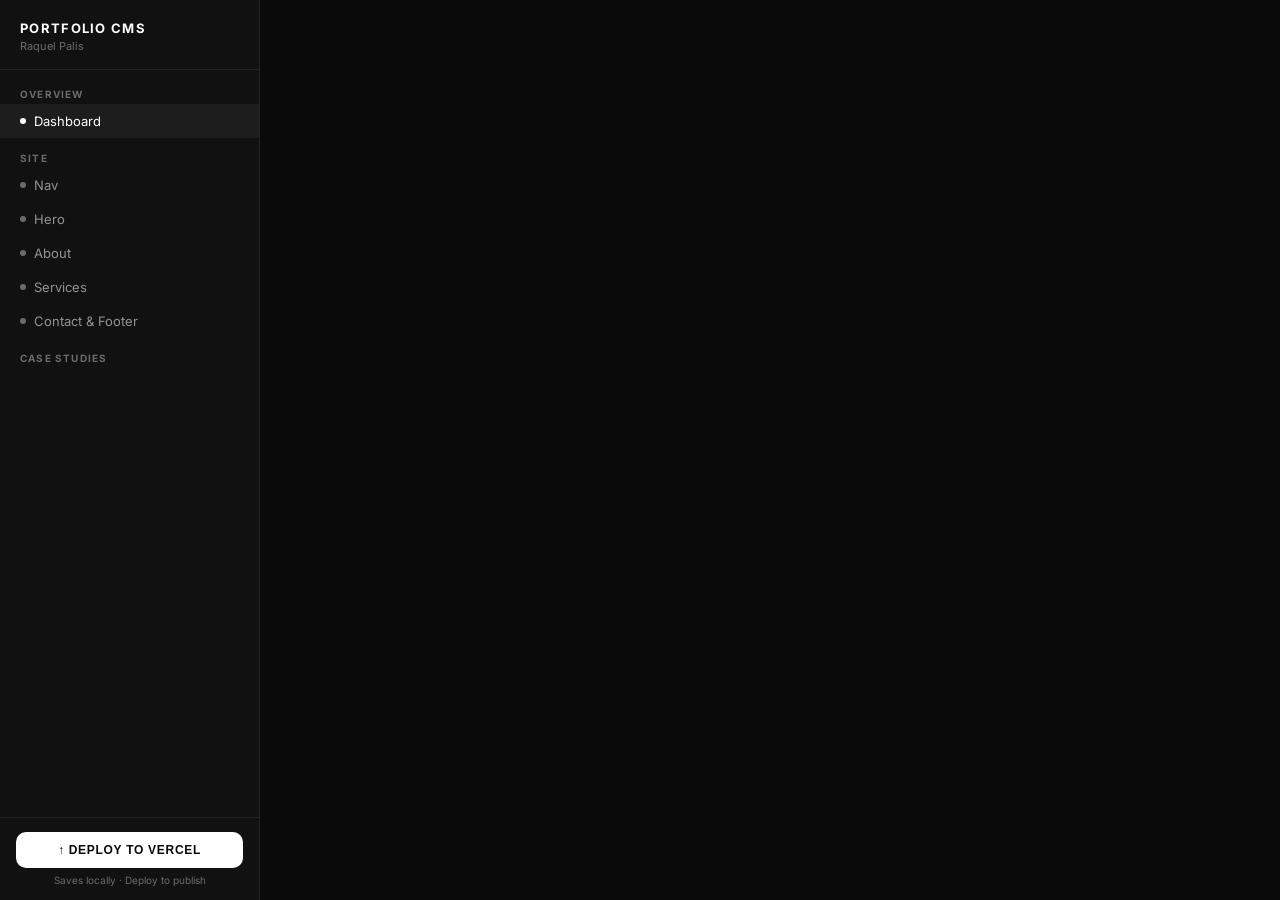
<file: admin.html>
<!DOCTYPE html>
<html lang="en">
<head>
<meta charset="UTF-8" />
<meta name="viewport" content="width=device-width, initial-scale=1.0" />
<title>Portfolio CMS</title>
<link rel="preconnect" href="https://fonts.googleapis.com" />
<link href="https://fonts.googleapis.com/css2?family=Inter:wght@400;500;600;700;900&display=swap" rel="stylesheet" />
<style>
*{box-sizing:border-box;margin:0;padding:0}
:root{
  --bg:#0a0a0a;--sidebar:#111;--surface:#1a1a1a;--surface2:#222;
  --border:rgba(255,255,255,0.07);--border2:rgba(255,255,255,0.14);
  --text:#fff;--muted:rgba(255,255,255,0.38);--muted2:rgba(255,255,255,0.55);
  --accent:#fff;--danger:#ff4545;--success:#3ecf8e;
  --r:10px;--font:'Inter',system-ui,sans-serif;
}
body{background:var(--bg);color:var(--text);font-family:var(--font);font-size:14px;height:100vh;overflow:hidden;display:flex}

/* ── Sidebar ── */
.sidebar{width:260px;min-width:260px;background:var(--sidebar);border-right:1px solid var(--border);display:flex;flex-direction:column;height:100vh}
.sb-header{padding:20px 20px 16px;border-bottom:1px solid var(--border)}
.sb-header h1{font-size:13px;font-weight:700;letter-spacing:.1em;text-transform:uppercase}
.sb-header p{font-size:11px;color:var(--muted);margin-top:3px}
.sb-nav{flex:1;overflow-y:auto;padding:12px 0}
.sb-section{padding:6px 20px 4px;font-size:10px;font-weight:700;letter-spacing:.12em;text-transform:uppercase;color:var(--muted)}
.sb-item{display:flex;align-items:center;gap:8px;padding:9px 20px;cursor:pointer;position:relative;color:var(--muted2);font-size:13px;transition:color .15s}
.sb-item::before{content:'';width:6px;height:6px;border-radius:50%;background:var(--muted);flex-shrink:0;transition:background .15s}
.sb-item:hover{color:var(--text)}
.sb-item.active{color:var(--text);background:rgba(255,255,255,0.05)}
.sb-item.active::before{background:var(--text)}
.sb-footer{padding:14px 16px;border-top:1px solid var(--border)}
.btn-deploy{width:100%;padding:11px;background:var(--text);color:var(--bg);border:none;border-radius:var(--r);font-size:12px;font-weight:700;letter-spacing:.06em;cursor:pointer;text-transform:uppercase;transition:opacity .15s}
.btn-deploy:hover{opacity:.85}
.sb-hint{font-size:10px;color:var(--muted);text-align:center;margin-top:6px}

/* ── Main ── */
.main{flex:1;display:flex;flex-direction:column;overflow:hidden;height:100vh}
.content-area{flex:1;overflow-y:auto;padding:40px 48px 120px}

/* ── Bottom bar ── */
.bottom-bar{position:fixed;bottom:0;left:260px;right:0;padding:14px 48px;display:flex;align-items:center;gap:12px;background:linear-gradient(0deg,var(--bg) 60%,transparent);z-index:10}
.btn-save{padding:12px 28px;background:var(--text);color:var(--bg);border:none;border-radius:var(--r);font-size:14px;font-weight:700;cursor:pointer;transition:opacity .15s}
.btn-save:hover{opacity:.85}
.btn-preview{padding:12px 24px;background:transparent;color:var(--muted2);border:1.5px solid rgba(255,255,255,0.25);border-radius:var(--r);font-size:14px;font-weight:600;cursor:pointer;transition:all .15s;display:flex;align-items:center;gap:6px}
.btn-preview:hover{border-color:rgba(255,255,255,0.5);color:var(--text)}

/* ── Dashboard ── */
.dash-title{font-size:36px;font-weight:900;letter-spacing:-.02em;margin-bottom:8px}
.dash-sub{font-size:14px;color:var(--muted2);margin-bottom:36px}
.projects-grid{display:grid;grid-template-columns:1fr 1fr;gap:16px}
.proj-card{background:var(--surface);border:1px solid var(--border);border-radius:12px;padding:24px;cursor:pointer;transition:border-color .2s}
.proj-card:hover{border-color:var(--border2)}
.proj-card-title{font-size:16px;font-weight:800;letter-spacing:.04em;text-transform:uppercase;margin-bottom:6px}
.proj-card-meta{font-size:12px;color:var(--muted2);margin-bottom:12px}
.proj-card-tags{display:flex;flex-wrap:wrap;gap:6px;margin-bottom:14px}
.proj-tag{font-size:11px;padding:4px 10px;border:1px solid var(--border2);border-radius:20px;color:var(--muted2)}
.proj-card-edit{font-size:12px;font-weight:700;letter-spacing:.06em;color:var(--muted2);text-transform:uppercase}
.btn-add-project{margin-top:16px;grid-column:1/-1;padding:20px;border:1px dashed var(--border2);border-radius:12px;background:none;color:var(--muted);font-size:13px;cursor:pointer;transition:all .15s;text-align:center}
.btn-add-project:hover{border-color:rgba(255,255,255,0.3);color:var(--text)}

/* ── Editor ── */
.back-link{font-size:12px;color:var(--muted);letter-spacing:.08em;text-transform:uppercase;cursor:pointer;display:inline-flex;align-items:center;gap:6px;margin-bottom:28px}
.back-link:hover{color:var(--text)}
.field-section{margin-bottom:32px}
.field-section-title{font-size:18px;font-weight:700;margin-bottom:20px}
.field-row{margin-bottom:18px}
.field-label{font-size:13px;font-weight:600;margin-bottom:7px;display:flex;align-items:center;gap:4px}
.field-label .req{color:var(--muted)}
.field-input{width:100%;padding:13px 16px;background:var(--surface);border:1px solid var(--border);border-radius:var(--r);color:var(--text);font-family:var(--font);font-size:14px;outline:none;transition:border-color .15s}
.field-input:focus{border-color:var(--border2)}
.field-input::placeholder{color:var(--muted)}
.field-input[type=date]{color-scheme:dark}
.field-url{display:flex;align-items:center;gap:6px;margin-top:6px;font-size:12px;color:var(--muted)}
.field-url span{padding:3px 10px;background:var(--surface);border-radius:20px;font-size:11px}

/* Featured toggle */
.toggle-group{display:flex;background:var(--surface);border-radius:var(--r);overflow:hidden;width:fit-content}
.toggle-btn{padding:10px 22px;border:none;background:none;color:var(--muted2);font-size:14px;font-weight:600;cursor:pointer;transition:all .15s}
.toggle-btn.active{background:var(--surface2);color:var(--text);border-radius:8px}

/* Select */
.field-select{width:100%;padding:13px 16px;background:var(--surface);border:1px solid var(--border);border-radius:var(--r);color:var(--text);font-family:var(--font);font-size:14px;outline:none;appearance:none;background-image:url("data:image/svg+xml,%3Csvg xmlns='http://www.w3.org/2000/svg' width='12' height='8' viewBox='0 0 12 8'%3E%3Cpath d='M1 1l5 5 5-5' stroke='rgba(255,255,255,0.4)' stroke-width='1.5' fill='none' stroke-linecap='round'/%3E%3C/svg%3E");background-repeat:no-repeat;background-position:right 14px center;cursor:pointer}
.field-select:focus{border-color:var(--border2)}
option{background:var(--surface)}

hr.divider{border:none;border-top:1px solid var(--border);margin:28px 0}

/* Image uploader */
.img-upload{display:flex;align-items:center;background:var(--surface);border:1px solid var(--border);border-radius:var(--r);overflow:hidden;cursor:pointer;transition:border-color .15s;height:72px;position:relative}
.img-upload:hover{border-color:var(--border2)}
.img-upload.has-image{border-color:rgba(255,255,255,0.2)}
.img-upload-icon{width:80px;height:100%;display:flex;align-items:center;justify-content:center;border-right:1px solid var(--border);flex-shrink:0;font-size:20px;color:var(--muted)}
.img-upload.has-image .img-upload-icon{padding:0;overflow:hidden}
.img-upload.has-image .img-upload-icon img{width:80px;height:100%;object-fit:cover}
.img-upload-label{padding:0 18px;color:var(--muted);font-size:14px}
.img-upload input[type=file]{position:absolute;inset:0;opacity:0;cursor:pointer}

/* Rich text editor */
.rte-wrap{background:var(--surface);border:1px solid var(--border);border-radius:var(--r);overflow:hidden}
.rte-wrap:focus-within{border-color:var(--border2)}
.rte-toolbar{display:flex;align-items:center;gap:2px;padding:8px 10px;border-bottom:1px solid var(--border)}
.rte-insert{display:flex;align-items:center;gap:6px;padding:5px 12px;background:var(--surface2);border-radius:6px;border:none;color:var(--text);font-size:13px;font-weight:600;cursor:pointer}
.rte-sep{width:1px;height:18px;background:var(--border2);margin:0 4px}
.rte-select{background:var(--surface2);border:none;border-radius:6px;color:var(--muted2);font-family:var(--font);font-size:13px;padding:5px 8px;cursor:pointer;outline:none}
option{background:#1a1a1a}
.rte-btns{display:flex;align-items:center;gap:2px}
.rte-btn{background:none;border:none;color:var(--muted2);font-size:13px;font-weight:700;padding:5px 8px;border-radius:5px;cursor:pointer;transition:all .15s;line-height:1}
.rte-btn:hover{background:var(--surface2);color:var(--text)}
.rte-body{padding:16px;min-height:120px;outline:none;font-size:14px;line-height:1.65;color:var(--muted2)}
.rte-body:empty::before{content:attr(data-placeholder);color:var(--muted);pointer-events:none}
.rte-body:focus{color:var(--text)}
.rte-body p{margin-bottom:8px}

/* Next project select */
.next-select{width:100%;padding:16px 18px;background:var(--surface);border:1px solid var(--border);border-radius:var(--r);color:var(--text);font-family:var(--font);font-size:14px;outline:none;appearance:none;background-image:url("data:image/svg+xml,%3Csvg xmlns='http://www.w3.org/2000/svg' width='12' height='8' viewBox='0 0 12 8'%3E%3Cpath d='M1 1l5 5 5-5' stroke='rgba(255,255,255,0.4)' stroke-width='1.5' fill='none' stroke-linecap='round'/%3E%3C/svg%3E");background-repeat:no-repeat;background-position:right 16px center}
.next-select:focus{border-color:var(--border2)}

/* Deploy modal */
.modal-overlay{position:fixed;inset:0;background:rgba(0,0,0,.75);display:flex;align-items:center;justify-content:center;z-index:100}
.modal-overlay.hidden{display:none}
.modal{background:var(--sidebar);border:1px solid var(--border2);border-radius:14px;padding:28px;width:480px;max-height:60vh;display:flex;flex-direction:column;gap:16px}
.modal h2{font-size:16px;font-weight:700}
.deploy-log{flex:1;overflow-y:auto;background:var(--bg);border-radius:8px;padding:14px;font-size:12px;font-family:'SF Mono','Fira Code',monospace;color:#aaa;white-space:pre-wrap;min-height:120px}
.modal-actions{display:flex;justify-content:flex-end}
.btn-close{padding:9px 20px;background:var(--surface2);border:none;border-radius:8px;color:var(--text);font-size:13px;font-weight:600;cursor:pointer}

/* New project modal */
.modal-form{display:flex;flex-direction:column;gap:14px}

/* Toast */
.toast{position:fixed;bottom:80px;right:24px;padding:11px 20px;border-radius:var(--r);font-size:13px;font-weight:600;z-index:200;transform:translateY(6px);opacity:0;transition:all .2s;pointer-events:none}
.toast.show{transform:translateY(0);opacity:1}
.toast.success{background:var(--success);color:#0a2a1a}
.toast.error{background:var(--danger);color:#fff}

/* Empty state */
.site-page{padding:60px 0;text-align:center;color:var(--muted)}

/* Preview thumbnail bottom-right */
#previewThumb{position:fixed;bottom:14px;right:16px;width:80px;height:54px;border-radius:6px;border:1px solid var(--border2);overflow:hidden;background:var(--surface);cursor:pointer;display:none}
#previewThumb iframe{width:1280px;height:900px;transform:scale(0.0625);transform-origin:top left;pointer-events:none}
</style>
</head>
<body>

<!-- Sidebar -->
<aside class="sidebar">
  <div class="sb-header">
    <h1>Portfolio CMS</h1>
    <p>Raquel Palis</p>
  </div>
  <nav class="sb-nav">
    <div class="sb-section">Overview</div>
    <div class="sb-item active" id="nav-dashboard" onclick="showDashboard()">Dashboard</div>

    <div class="sb-section" style="margin-top:8px">Site</div>
    <div class="sb-item" onclick="showSitePage('nav')">Nav</div>
    <div class="sb-item" onclick="showSitePage('hero')">Hero</div>
    <div class="sb-item" onclick="showSitePage('about')">About</div>
    <div class="sb-item" onclick="showSitePage('services')">Services</div>
    <div class="sb-item" onclick="showSitePage('contact')">Contact &amp; Footer</div>

    <div class="sb-section" style="margin-top:8px">Case Studies</div>
    <div id="sb-projects"></div>
  </nav>
  <div class="sb-footer">
    <button class="btn-deploy" onclick="deployToVercel()">↑ Deploy to Vercel</button>
    <div class="sb-hint">Saves locally · Deploy to publish</div>
  </div>
</aside>

<!-- Main -->
<main class="main">
  <div class="content-area" id="contentArea"></div>
  <div class="bottom-bar" id="bottomBar" style="display:none">
    <button class="btn-save" onclick="saveProject()">Save Changes</button>
    <button class="btn-preview" onclick="previewProject()">Preview ↗</button>
  </div>
</main>

<!-- Deploy modal -->
<div class="modal-overlay hidden" id="deployModal">
  <div class="modal">
    <h2>Deploy to Vercel</h2>
    <div class="deploy-log" id="deployLog">Connecting...</div>
    <div class="modal-actions">
      <button class="btn-close" onclick="document.getElementById('deployModal').classList.add('hidden')">Close</button>
    </div>
  </div>
</div>

<!-- New project modal -->
<div class="modal-overlay hidden" id="newModal">
  <div class="modal">
    <h2>New Project</h2>
    <div class="modal-form">
      <div class="field-row">
        <div class="field-label">Title</div>
        <input class="field-input" id="newTitle" placeholder="Project name" oninput="autoSlug()" />
      </div>
      <div class="field-row">
        <div class="field-label">Slug</div>
        <input class="field-input" id="newSlug" placeholder="project-slug" />
      </div>
    </div>
    <div style="display:flex;gap:10px;justify-content:flex-end;margin-top:8px">
      <button class="btn-close" onclick="document.getElementById('newModal').classList.add('hidden')">Cancel</button>
      <button class="btn-save" onclick="createProject()">Create</button>
    </div>
  </div>
</div>

<div class="toast" id="toast"></div>

<script>
const BASE = 'http://localhost:3001';
let projects = [];
let currentSlug = null;
let currentData = null;

// ─── Init ───
async function init() {
  const r = await fetch(`${BASE}/api/projects`);
  projects = await r.json();
  renderSidebar();
  if (!currentSlug) showDashboard();
}

function renderSidebar() {
  document.getElementById('sb-projects').innerHTML = projects.map(p => `
    <div class="sb-item ${p.slug === currentSlug ? 'active' : ''}" onclick="loadProject('${p.slug}')">${p.title}</div>
  `).join('');
}

// ─── Sidebar nav active ───
function setActiveNav(id) {
  document.querySelectorAll('.sb-item').forEach(el => el.classList.remove('active'));
  if (id) document.getElementById(id)?.classList.add('active');
}

// ─── Dashboard ───
function showDashboard() {
  currentSlug = null;
  currentData = null;
  setActiveNav('nav-dashboard');
  document.getElementById('bottomBar').style.display = 'none';
  renderSidebar();
  document.getElementById('contentArea').innerHTML = `
    <div class="dash-title">CASE STUDIES</div>
    <div class="dash-sub">Click a project to edit its content and images.</div>
    <div class="projects-grid">
      ${projects.map(p => `
        <div class="proj-card" onclick="loadProject('${p.slug}')">
          <div class="proj-card-title">${esc(p.title)}</div>
          <div class="proj-card-meta">${[p.year, p.client, p.featured ? 'Featured' : ''].filter(Boolean).join(' · ')}</div>
          <div class="proj-card-tags">${(p.tags || []).map(t => `<span class="proj-tag">${esc(t)}</span>`).join('')}</div>
          <div class="proj-card-edit">Edit →</div>
        </div>
      `).join('')}
      <button class="btn-add-project" onclick="openNewModal()">+ New Project</button>
    </div>
  `;
}

// ─── Site pages (placeholder) ───
function showSitePage(page) {
  currentSlug = null;
  currentData = null;
  document.getElementById('bottomBar').style.display = 'none';
  renderSidebar();
  document.querySelectorAll('.sb-item').forEach(el => {
    if (el.textContent.toLowerCase().includes(page)) el.classList.add('active');
  });
  document.getElementById('contentArea').innerHTML = `<div class="site-page"><p style="font-size:18px;margin-bottom:8px">Coming soon</p><p>${page.charAt(0).toUpperCase()+page.slice(1)} editing will be available here.</p></div>`;
}

// ─── Load project ───
async function loadProject(slug) {
  const r = await fetch(`${BASE}/api/projects/${slug}`);
  currentData = await r.json();
  currentSlug = slug;
  renderSidebar();
  document.getElementById('bottomBar').style.display = 'flex';
  renderEditor();
}

// ─── Editor ───
function renderEditor() {
  const d = currentData;
  const imgCount = 5;
  const images = d.images || [];
  const content = d.content || [{subtitle:'',body:''},{subtitle:'',body:''},{subtitle:'',body:''},{subtitle:'',body:''}];
  while (content.length < 4) content.push({subtitle:'',body:''});

  const imgFields = ['Main Cover Image *', 'Image - 1 *', 'Image - 2', 'Image - 3', 'Image - 4', 'Image - 5'];
  const imgValues = [d.cover || '', ...(images)];
  while (imgValues.length < 6) imgValues.push('');

  const otherProjects = projects.filter(p => p.slug !== currentSlug);

  document.getElementById('contentArea').innerHTML = `
    <div class="back-link" onclick="showDashboard()">← All Projects</div>

    <!-- Title & Slug -->
    <div class="field-row">
      <div class="field-label">Title</div>
      <input class="field-input" id="f-title" value="${esc(d.title||'')}" placeholder="Project title" oninput="currentData.title=this.value;updateUrlPreview()" />
    </div>
    <div class="field-row">
      <div class="field-label">Slug</div>
      <input class="field-input" id="f-slug" value="${esc(d.slug||'')}" placeholder="project-slug" oninput="currentData.slug=this.value;updateUrlPreview()" />
      <div class="field-url" id="urlPreview">
        <span>🌐</span>
        <span id="urlText">raquel-palis.vercel.app/case-study/${esc(d.slug||'')}</span>
      </div>
    </div>

    <!-- Featured + Date -->
    <div style="display:grid;grid-template-columns:1fr 1fr;gap:20px">
      <div class="field-row">
        <div class="field-label">Featured</div>
        <div class="toggle-group">
          <button class="toggle-btn ${d.featured!==false?'active':''}" id="tog-yes" onclick="setFeatured(true)">Yes</button>
          <button class="toggle-btn ${d.featured===false?'active':''}" id="tog-no" onclick="setFeatured(false)">No</button>
        </div>
      </div>
      <div class="field-row">
        <div class="field-label">Date</div>
        <input class="field-input" type="date" id="f-date" value="${esc(d.date||'')}" oninput="currentData.date=this.value" />
      </div>
    </div>

    <hr class="divider" />

    <!-- Project Info -->
    <div class="field-section">
      <div class="field-section-title">Project Info</div>

      <div class="field-row">
        <div class="field-label">Categories</div>
        <select class="field-select" id="f-cat" onchange="currentData.categories=this.value">
          ${['Product Design','UX Research','Service Design','AI Design','Brand & Identity'].map(c =>
            `<option value="${c}" ${d.categories===c?'selected':''}>${c}</option>`
          ).join('')}
        </select>
      </div>

      <div style="display:grid;grid-template-columns:1fr 1fr;gap:20px">
        <div class="field-row">
          <div class="field-label">Year</div>
          <input class="field-input" value="${esc(d.year||'')}" placeholder="2025" oninput="currentData.year=this.value" />
        </div>
        <div class="field-row">
          <div class="field-label">Client</div>
          <input class="field-input" value="${esc(d.client||'')}" placeholder="Client name" oninput="currentData.client=this.value" />
        </div>
      </div>

      <div class="field-row">
        <div class="field-label">Project Duration</div>
        <input class="field-input" value="${esc(d.duration||'')}" placeholder="e.g. 8 Months" oninput="currentData.duration=this.value" />
      </div>

      <div class="field-row">
        <div class="field-label">Short Description</div>
        <input class="field-input" value="${esc(d.description||d.overview||'')}" placeholder="One line summary of the project" oninput="currentData.description=this.value" />
      </div>
    </div>

    <hr class="divider" />

    <!-- Images -->
    <div class="field-section">
      <div class="field-section-title">Images</div>
      ${imgFields.map((label, i) => `
        <div class="field-row">
          <div class="field-label">${label}</div>
          <div class="img-upload ${imgValues[i]?'has-image':''}" id="img-wrap-${i}" onclick="triggerUpload(${i})">
            <div class="img-upload-icon">
              ${imgValues[i] ? `<img src="${esc(imgValues[i])}" onerror="this.style.display='none'" />` : `<span style="font-size:22px;font-weight:300">+</span>`}
            </div>
            <div class="img-upload-label">${imgValues[i] ? imgValues[i].split('/').pop() : (i===0?'Featured Project Cover Image':'Image')}</div>
            <input type="file" id="file-input-${i}" accept="image/*" onchange="handleUpload(event,${i})" style="opacity:0;position:absolute;inset:0;cursor:pointer" />
          </div>
        </div>
      `).join('')}
    </div>

    <hr class="divider" />

    <!-- Content -->
    <div class="field-section">
      <div class="field-section-title">Content</div>
      ${content.slice(0,4).map((c,i) => `
        <div class="field-row">
          <div class="field-label">Subtitle - ${i+1}</div>
          <input class="field-input" value="${esc(c.subtitle||'')}" placeholder="e.g. Problem :" oninput="updateSubtitle(${i},this.value)" />
        </div>
        <div class="field-row">
          <div class="field-label">Content - ${i+1}</div>
          <div class="rte-wrap">
            <div class="rte-toolbar">
              <button class="rte-insert" onclick="rteInsert(${i})">+ Insert</button>
              <div class="rte-sep"></div>
              <select class="rte-select" onchange="rteBlock(${i},this.value)">
                <option value="p">Paragraph</option>
                <option value="h2">Heading 2</option>
                <option value="h3">Heading 3</option>
                <option value="blockquote">Quote</option>
              </select>
              <div class="rte-sep"></div>
              <div class="rte-btns">
                <button class="rte-btn" onclick="rteFmt('bold')" title="Bold"><b>B</b></button>
                <button class="rte-btn" onclick="rteFmt('italic')" title="Italic"><i>I</i></button>
                <button class="rte-btn" onclick="rteFmt('insertOrderedList')" title="List">≡</button>
              </div>
            </div>
            <div class="rte-body" id="rte-${i}" contenteditable="true" data-placeholder="Write or type / to add blocks..."
              oninput="updateBody(${i})">${c.body||''}</div>
          </div>
        </div>
      `).join('')}
    </div>

    <hr class="divider" />

    <!-- Next Project -->
    <div class="field-row" style="margin-bottom:60px">
      <div class="field-section-title" style="margin-bottom:16px">Next Project</div>
      <select class="next-select" onchange="currentData.next=this.value;updateNextTitle(this.value)">
        <option value="">— None —</option>
        ${otherProjects.map(p => `<option value="${p.slug}" ${d.next===p.slug?'selected':''}>${p.title}</option>`).join('')}
      </select>
    </div>
  `;

  // init content array
  if (!currentData.content) currentData.content = content;
}

// ─── Editor helpers ───
function updateUrlPreview() {
  const slug = document.getElementById('f-slug')?.value || '';
  const el = document.getElementById('urlText');
  if (el) el.textContent = `raquel-palis.vercel.app/case-study/${slug}`;
}

function setFeatured(val) {
  currentData.featured = val;
  document.getElementById('tog-yes').classList.toggle('active', val);
  document.getElementById('tog-no').classList.toggle('active', !val);
}

function updateSubtitle(i, val) {
  if (!currentData.content) currentData.content = [];
  if (!currentData.content[i]) currentData.content[i] = {};
  currentData.content[i].subtitle = val;
}

function updateBody(i) {
  if (!currentData.content) currentData.content = [];
  if (!currentData.content[i]) currentData.content[i] = {};
  currentData.content[i].body = document.getElementById(`rte-${i}`).innerHTML;
}

function updateNextTitle(slug) {
  const p = projects.find(x => x.slug === slug);
  currentData.nextTitle = p ? p.title : '';
}

function rteFmt(cmd) { document.execCommand(cmd, false, null); }
function rteBlock(i, tag) { document.execCommand('formatBlock', false, tag); }
function rteInsert(i) { document.getElementById(`rte-${i}`)?.focus(); }

// ─── Image upload ───
function triggerUpload(i) {
  // click handled by the input itself
}

async function handleUpload(event, i) {
  const file = event.target.files[0];
  if (!file) return;
  const slug = currentSlug;
  const formData = new FormData();
  formData.append('file', file, file.name);

  const r = await fetch(`${BASE}/api/upload/${slug}`, { method: 'POST', body: formData });
  if (!r.ok) { toast('Upload failed', 'error'); return; }
  const { path: imgPath } = await r.json();

  // Update data
  if (i === 0) {
    currentData.cover = imgPath;
  } else {
    if (!currentData.images) currentData.images = [];
    currentData.images[i - 1] = imgPath;
  }

  // Update UI
  const wrap = document.getElementById(`img-wrap-${i}`);
  wrap.classList.add('has-image');
  wrap.querySelector('.img-upload-icon').innerHTML = `<img src="${imgPath}" style="width:80px;height:100%;object-fit:cover" />`;
  wrap.querySelector('.img-upload-label').textContent = imgPath.split('/').pop();
  toast('Image uploaded', 'success');
}

// ─── Save ───
async function saveProject() {
  // Sync all rte bodies
  for (let i = 0; i < 4; i++) {
    const el = document.getElementById(`rte-${i}`);
    if (el && currentData.content) {
      if (!currentData.content[i]) currentData.content[i] = {};
      currentData.content[i].body = el.innerHTML;
    }
  }
  const r = await fetch(`${BASE}/api/projects/${currentSlug}`, {
    method: 'PUT',
    headers: { 'Content-Type': 'application/json' },
    body: JSON.stringify(currentData, null, 2),
  });
  if (r.ok) { toast('Saved ✓', 'success'); await init(); }
  else toast('Save failed', 'error');
}

// ─── Preview ───
function previewProject() {
  window.open(`http://localhost:3000/case-study/${currentSlug}`, '_blank');
}

// ─── New project ───
function openNewModal() {
  document.getElementById('newModal').classList.remove('hidden');
  document.getElementById('newTitle').value = '';
  document.getElementById('newSlug').value = '';
  setTimeout(() => document.getElementById('newTitle').focus(), 50);
}
function autoSlug() {
  const v = document.getElementById('newTitle').value;
  document.getElementById('newSlug').value = v.toLowerCase().replace(/[^a-z0-9]+/g,'-').replace(/^-|-$/g,'');
}
async function createProject() {
  const title = document.getElementById('newTitle').value.trim();
  const slug = document.getElementById('newSlug').value.trim();
  if (!title||!slug) { toast('Title and slug required','error'); return; }
  const template = {
    slug, title, featured: false, date: '', categories: 'Product Design',
    year: '2026', client: '', duration: '', description: '',
    cover: '', images: [],
    content: [{subtitle:'',body:''},{subtitle:'',body:''},{subtitle:'',body:''},{subtitle:'',body:''}],
    next: '', nextTitle: ''
  };
  const r = await fetch(`${BASE}/api/projects`, {
    method: 'POST', headers: {'Content-Type':'application/json'}, body: JSON.stringify(template)
  });
  if (r.ok) {
    document.getElementById('newModal').classList.add('hidden');
    await init();
    loadProject(slug);
    toast('Project created ✓','success');
  } else {
    const e = await r.json();
    toast(e.error||'Error','error');
  }
}

// ─── Deploy ───
async function deployToVercel() {
  const modal = document.getElementById('deployModal');
  const log = document.getElementById('deployLog');
  modal.classList.remove('hidden');
  log.textContent = '';
  try {
    const r = await fetch(`${BASE}/api/deploy`, { method: 'POST' });
    const reader = r.body.getReader();
    const decoder = new TextDecoder();
    while (true) {
      const { done, value } = await reader.read();
      if (done) break;
      log.textContent += decoder.decode(value);
      log.scrollTop = log.scrollHeight;
    }
  } catch(e) {
    log.textContent += `\nError: ${e.message}`;
  }
}

// ─── Toast ───
let toastTimer;
function toast(msg, type='success') {
  const el = document.getElementById('toast');
  el.textContent = msg;
  el.className = `toast ${type} show`;
  clearTimeout(toastTimer);
  toastTimer = setTimeout(() => el.classList.remove('show'), 2500);
}

function esc(s) {
  return String(s||'').replace(/&/g,'&amp;').replace(/</g,'&lt;').replace(/>/g,'&gt;').replace(/"/g,'&quot;');
}

// Close modals on overlay click
document.getElementById('newModal').addEventListener('click', e => { if(e.target===e.currentTarget) e.currentTarget.classList.add('hidden'); });
document.getElementById('deployModal').addEventListener('click', e => { if(e.target===e.currentTarget) e.currentTarget.classList.add('hidden'); });

init();
</script>
</body>
</html>
</file>
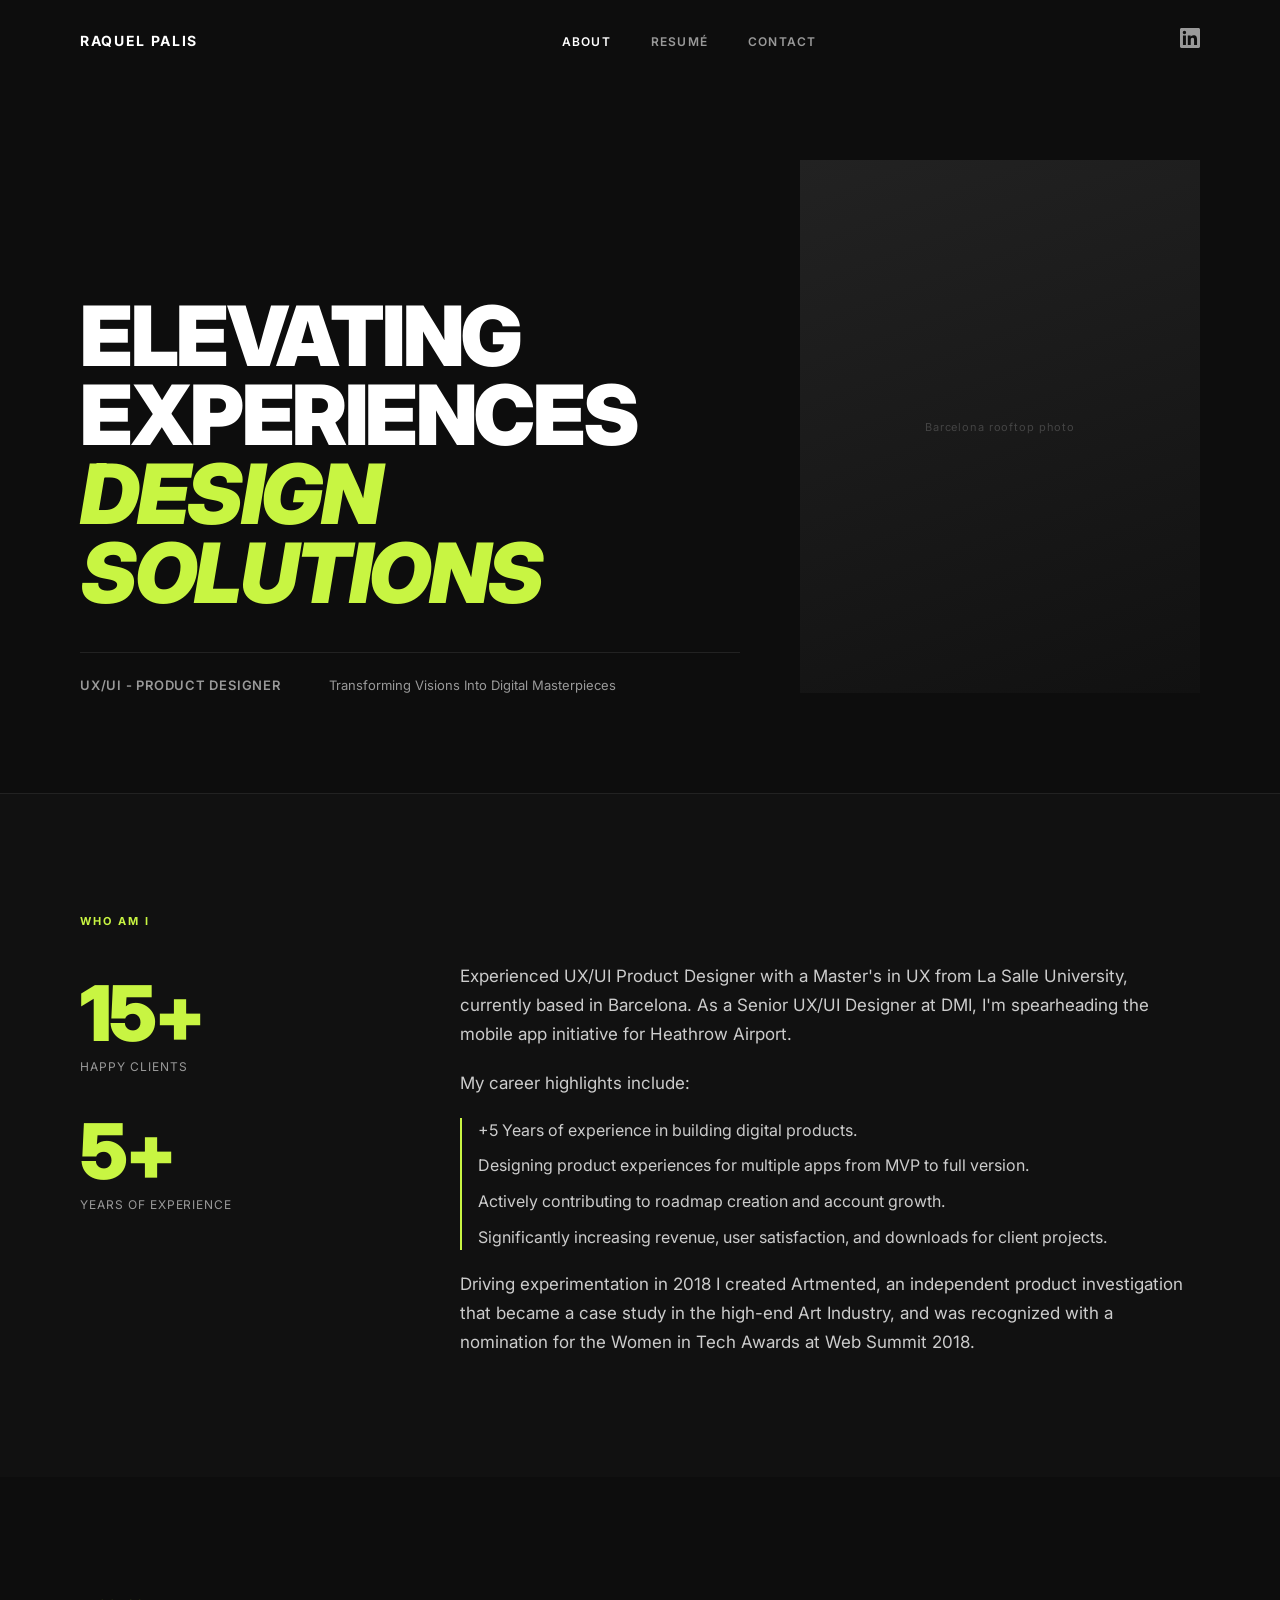
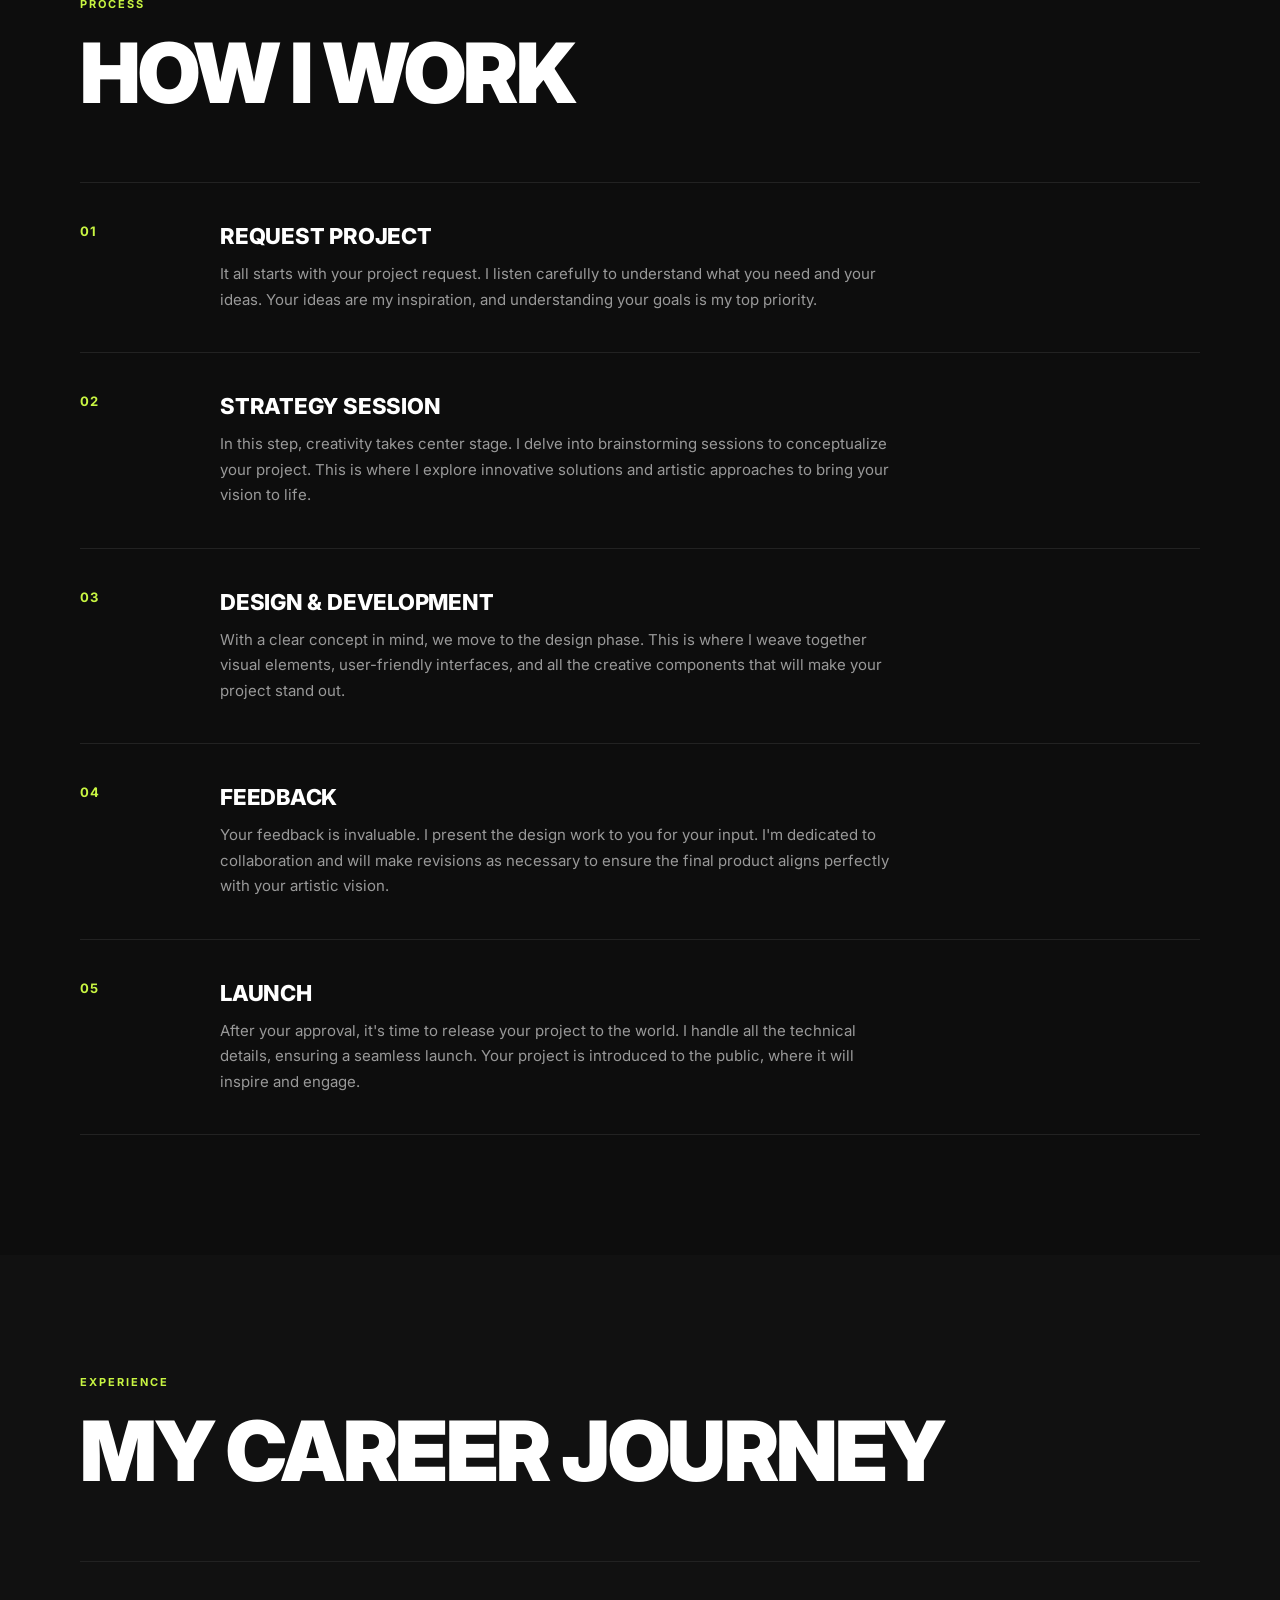
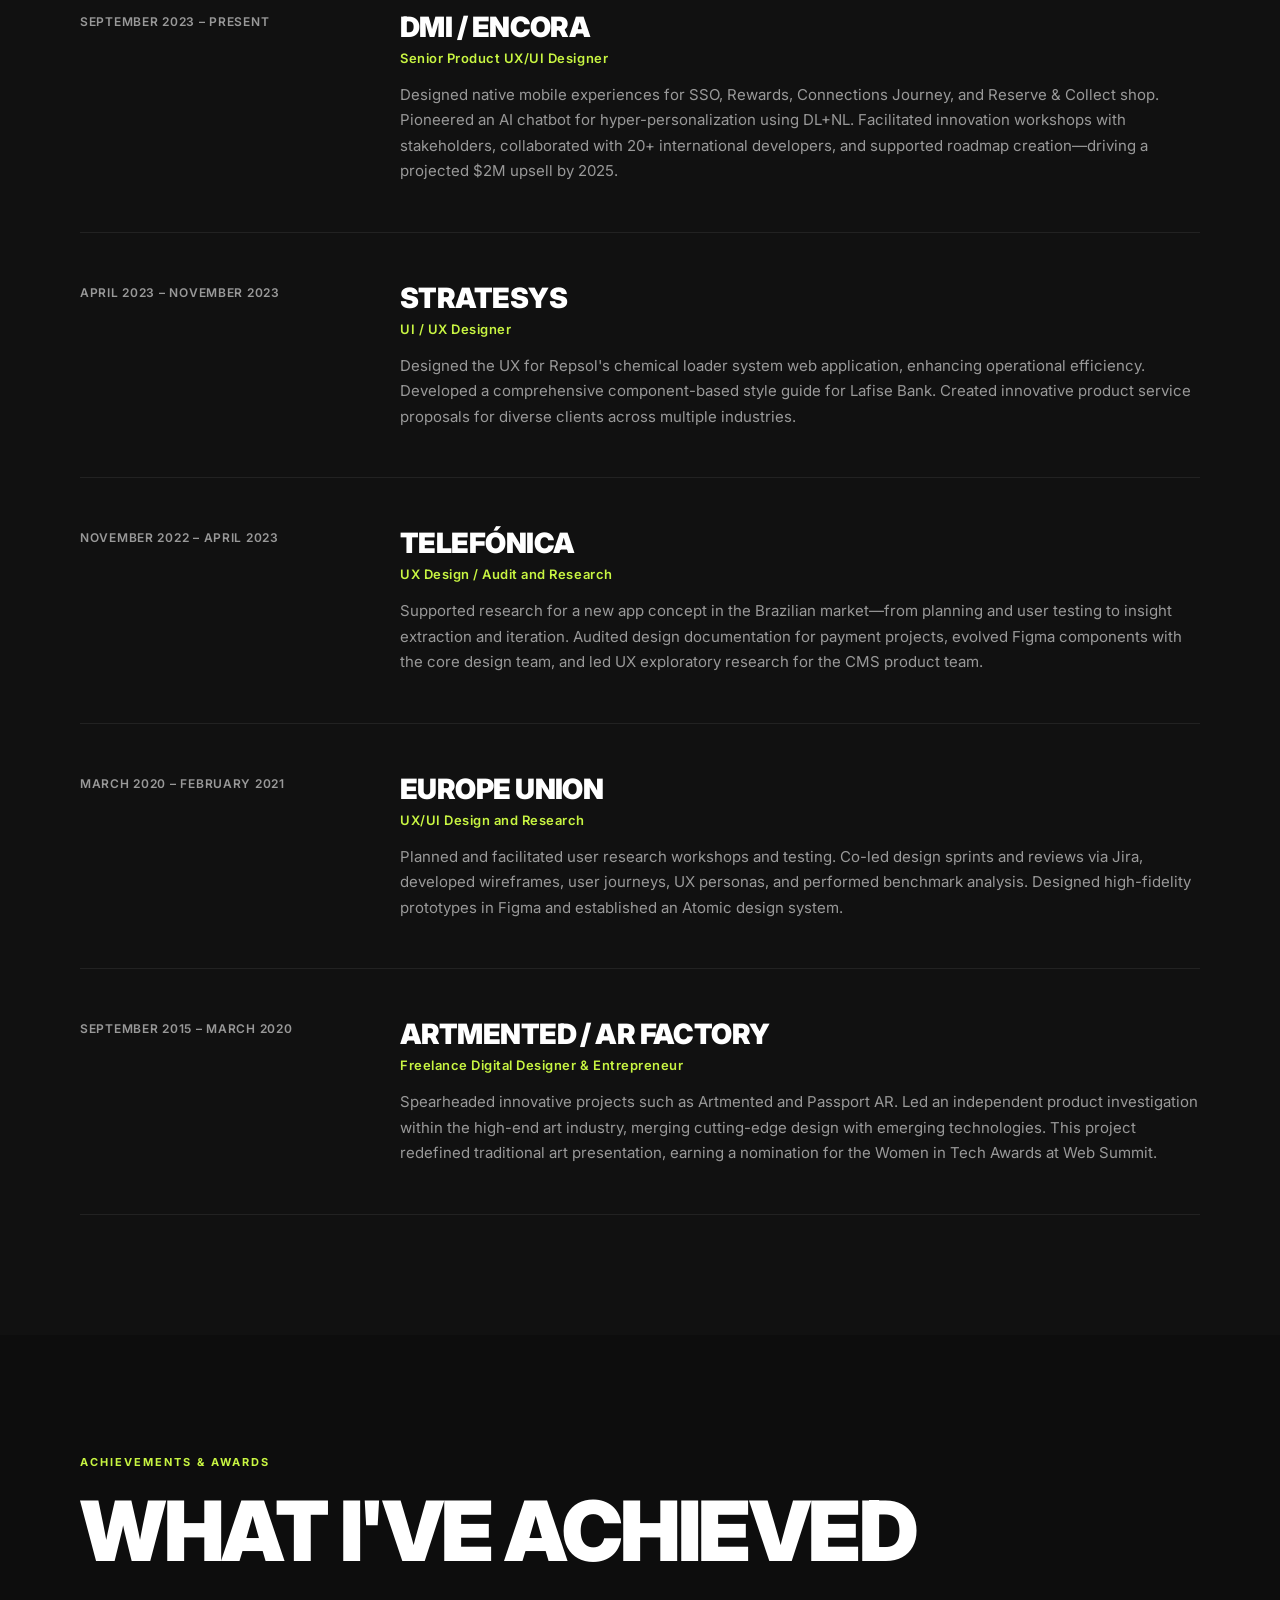
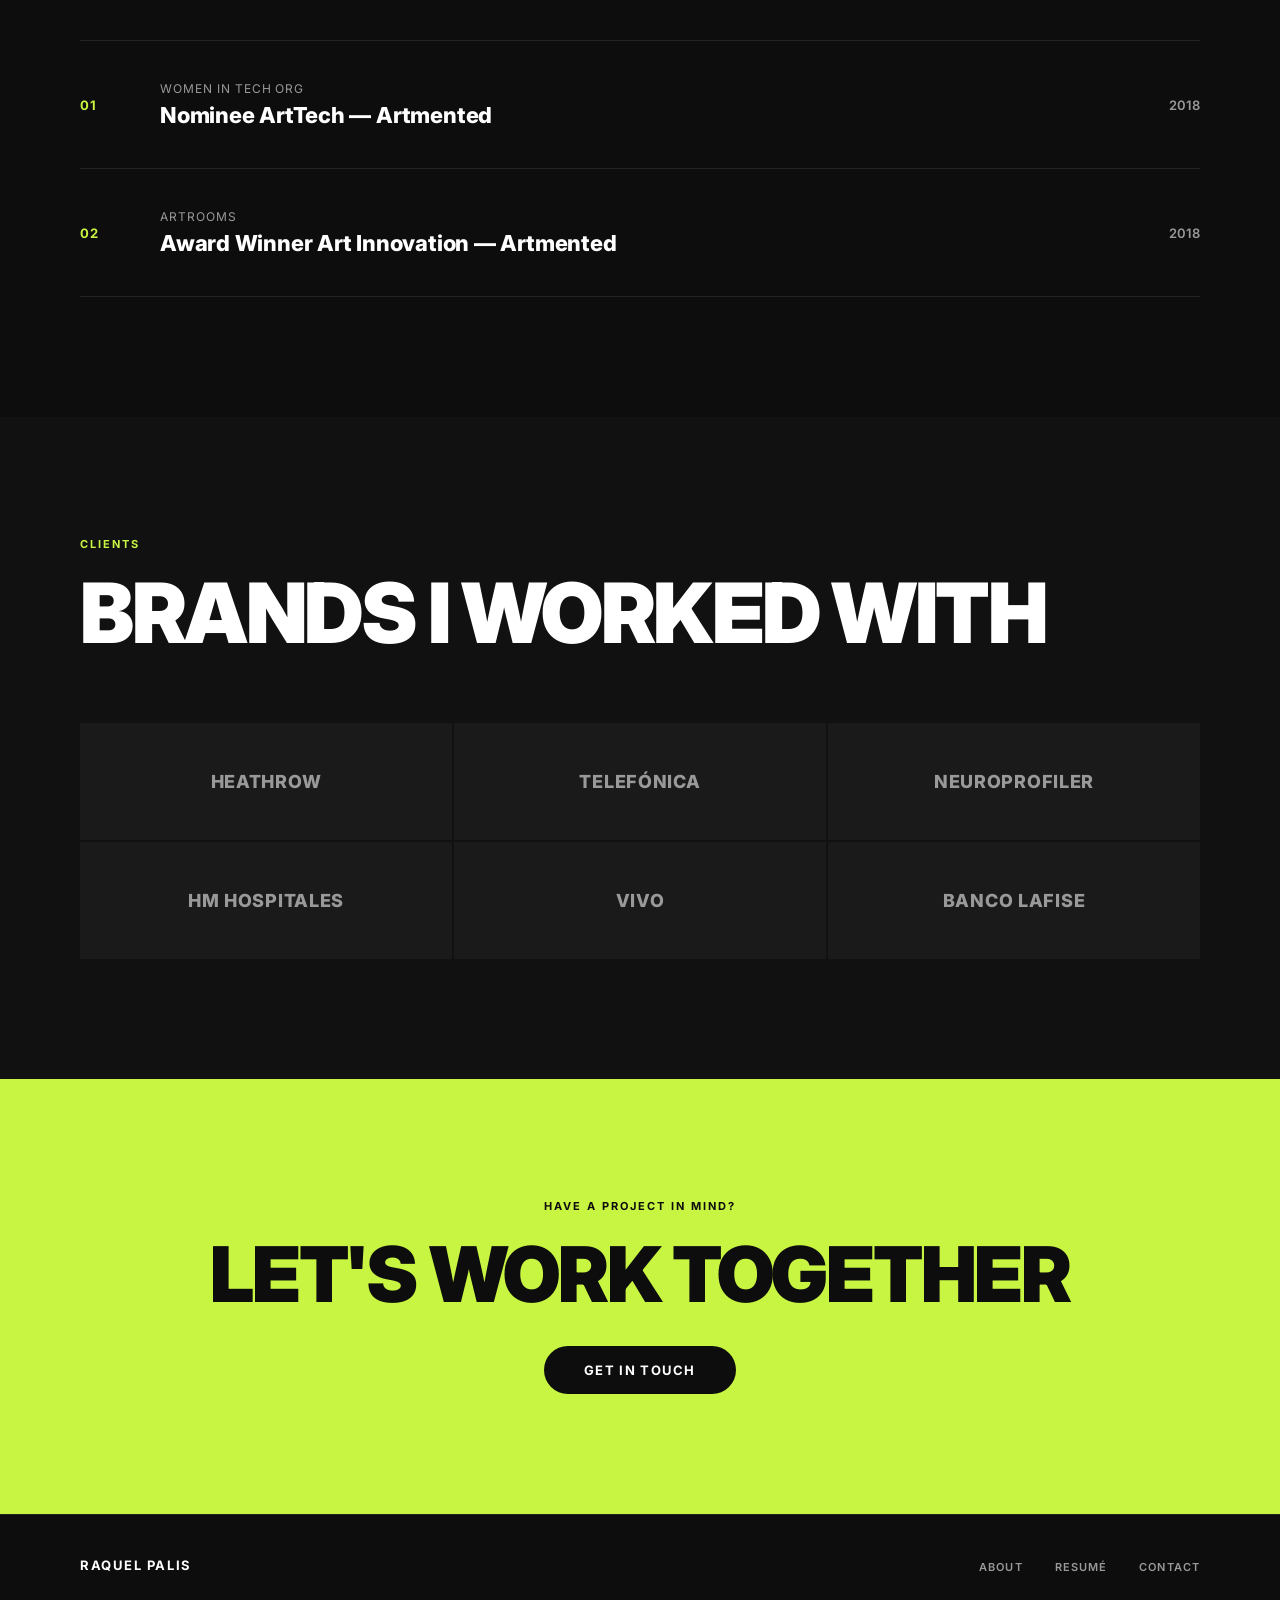
<file: src/about.html>
<!DOCTYPE html>
<html lang="en">
<head>
  <meta charset="UTF-8" />
  <meta name="viewport" content="width=device-width, initial-scale=1.0" />
  <title>About — Raquel Palis</title>
  <link rel="stylesheet" href="css/style.css" />
  <link rel="stylesheet" href="css/about.css" />
  <link href="https://fonts.googleapis.com/css2?family=Inter:wght@400;500;600;700;800;900&display=swap" rel="stylesheet" />
</head>
<body>

  <!-- NAV -->
  <nav class="nav">
    <a href="index.html" class="nav-logo">RAQUEL PALIS</a>
    <ul class="nav-links">
      <li><a href="about.html" class="active">ABOUT</a></li>
      <li><a href="resume.html">RESUMÉ</a></li>
      <li><a href="contact.html">CONTACT</a></li>
    </ul>
    <a href="https://linkedin.com" target="_blank" class="nav-linkedin" aria-label="LinkedIn">
      <svg width="20" height="20" viewBox="0 0 24 24" fill="currentColor">
        <path d="M20.447 20.452h-3.554v-5.569c0-1.328-.027-3.037-1.852-3.037-1.853 0-2.136 1.445-2.136 2.939v5.667H9.351V9h3.414v1.561h.046c.477-.9 1.637-1.85 3.37-1.85 3.601 0 4.267 2.37 4.267 5.455v6.286zM5.337 7.433a2.062 2.062 0 0 1-2.063-2.065 2.064 2.064 0 1 1 2.063 2.065zm1.782 13.019H3.555V9h3.564v11.452zM22.225 0H1.771C.792 0 0 .774 0 1.729v20.542C0 23.227.792 24 1.771 24h20.451C23.2 24 24 23.227 24 22.271V1.729C24 .774 23.2 0 22.222 0h.003z"/>
      </svg>
    </a>
  </nav>

  <!-- HERO -->
  <section class="about-hero">
    <div class="container">
      <div class="about-hero-inner">
        <div class="about-hero-text">
          <h1>
            <span class="line">ELEVATING EXPERIENCES</span>
            <span class="line accent">DESIGN SOLUTIONS</span>
          </h1>
          <div class="about-hero-sub">
            <span class="role">UX/UI - Product Designer</span>
            <span class="tagline">Transforming Visions Into Digital Masterpieces</span>
          </div>
        </div>
        <div class="about-hero-photo placeholder-photo">
          <!-- Replace with: <img src="your-photo.jpg" alt="Raquel Palis" /> -->
          <div class="photo-label">Barcelona rooftop photo</div>
        </div>
      </div>
    </div>
  </section>

  <!-- WHO AM I -->
  <section class="who-am-i">
    <div class="container">
      <div class="who-inner">
        <div class="who-left">
          <div class="section-label">WHO AM I</div>
          <div class="stats">
            <div class="stat">
              <span class="stat-number">15+</span>
              <span class="stat-label">Happy Clients</span>
            </div>
            <div class="stat">
              <span class="stat-number">5+</span>
              <span class="stat-label">Years of Experience</span>
            </div>
          </div>
        </div>
        <div class="who-right">
          <p>Experienced UX/UI Product Designer with a Master's in UX from La Salle University, currently based in Barcelona. As a Senior UX/UI Designer at DMI, I'm spearheading the mobile app initiative for Heathrow Airport.</p>
          <p>My career highlights include:</p>
          <ul class="bio-list">
            <li>+5 Years of experience in building digital products.</li>
            <li>Designing product experiences for multiple apps from MVP to full version.</li>
            <li>Actively contributing to roadmap creation and account growth.</li>
            <li>Significantly increasing revenue, user satisfaction, and downloads for client projects.</li>
          </ul>
          <p>Driving experimentation in 2018 I created Artmented, an independent product investigation that became a case study in the high-end Art Industry, and was recognized with a nomination for the Women in Tech Awards at Web Summit 2018.</p>
        </div>
      </div>
    </div>
  </section>

  <!-- HOW I WORK -->
  <section class="process">
    <div class="container">
      <div class="section-label">PROCESS</div>
      <h2 class="section-heading">HOW I WORK</h2>

      <div class="process-list">

        <div class="process-item">
          <span class="process-num">01</span>
          <div class="process-content">
            <h3>REQUEST PROJECT</h3>
            <p>It all starts with your project request. I listen carefully to understand what you need and your ideas. Your ideas are my inspiration, and understanding your goals is my top priority.</p>
          </div>
        </div>

        <div class="process-item">
          <span class="process-num">02</span>
          <div class="process-content">
            <h3>STRATEGY SESSION</h3>
            <p>In this step, creativity takes center stage. I delve into brainstorming sessions to conceptualize your project. This is where I explore innovative solutions and artistic approaches to bring your vision to life.</p>
          </div>
        </div>

        <div class="process-item">
          <span class="process-num">03</span>
          <div class="process-content">
            <h3>DESIGN & DEVELOPMENT</h3>
            <p>With a clear concept in mind, we move to the design phase. This is where I weave together visual elements, user-friendly interfaces, and all the creative components that will make your project stand out.</p>
          </div>
        </div>

        <div class="process-item">
          <span class="process-num">04</span>
          <div class="process-content">
            <h3>FEEDBACK</h3>
            <p>Your feedback is invaluable. I present the design work to you for your input. I'm dedicated to collaboration and will make revisions as necessary to ensure the final product aligns perfectly with your artistic vision.</p>
          </div>
        </div>

        <div class="process-item">
          <span class="process-num">05</span>
          <div class="process-content">
            <h3>LAUNCH</h3>
            <p>After your approval, it's time to release your project to the world. I handle all the technical details, ensuring a seamless launch. Your project is introduced to the public, where it will inspire and engage.</p>
          </div>
        </div>

      </div>
    </div>
  </section>

  <!-- CAREER JOURNEY -->
  <section class="career">
    <div class="container">
      <div class="section-label">EXPERIENCE</div>
      <h2 class="section-heading">MY CAREER JOURNEY</h2>

      <div class="timeline">

        <div class="timeline-item">
          <div class="timeline-date">September 2023 – Present</div>
          <div class="timeline-content">
            <h3>DMI / ENCORA</h3>
            <div class="timeline-role">Senior Product UX/UI Designer</div>
            <p>Designed native mobile experiences for SSO, Rewards, Connections Journey, and Reserve & Collect shop. Pioneered an AI chatbot for hyper-personalization using DL+NL. Facilitated innovation workshops with stakeholders, collaborated with 20+ international developers, and supported roadmap creation—driving a projected $2M upsell by 2025.</p>
          </div>
        </div>

        <div class="timeline-item">
          <div class="timeline-date">April 2023 – November 2023</div>
          <div class="timeline-content">
            <h3>STRATESYS</h3>
            <div class="timeline-role">UI / UX Designer</div>
            <p>Designed the UX for Repsol's chemical loader system web application, enhancing operational efficiency. Developed a comprehensive component-based style guide for Lafise Bank. Created innovative product service proposals for diverse clients across multiple industries.</p>
          </div>
        </div>

        <div class="timeline-item">
          <div class="timeline-date">November 2022 – April 2023</div>
          <div class="timeline-content">
            <h3>TELEFÓNICA</h3>
            <div class="timeline-role">UX Design / Audit and Research</div>
            <p>Supported research for a new app concept in the Brazilian market—from planning and user testing to insight extraction and iteration. Audited design documentation for payment projects, evolved Figma components with the core design team, and led UX exploratory research for the CMS product team.</p>
          </div>
        </div>

        <div class="timeline-item">
          <div class="timeline-date">March 2020 – February 2021</div>
          <div class="timeline-content">
            <h3>EUROPE UNION</h3>
            <div class="timeline-role">UX/UI Design and Research</div>
            <p>Planned and facilitated user research workshops and testing. Co-led design sprints and reviews via Jira, developed wireframes, user journeys, UX personas, and performed benchmark analysis. Designed high-fidelity prototypes in Figma and established an Atomic design system.</p>
          </div>
        </div>

        <div class="timeline-item">
          <div class="timeline-date">September 2015 – March 2020</div>
          <div class="timeline-content">
            <h3>ARTMENTED / AR FACTORY</h3>
            <div class="timeline-role">Freelance Digital Designer & Entrepreneur</div>
            <p>Spearheaded innovative projects such as Artmented and Passport AR. Led an independent product investigation within the high-end art industry, merging cutting-edge design with emerging technologies. This project redefined traditional art presentation, earning a nomination for the Women in Tech Awards at Web Summit.</p>
          </div>
        </div>

      </div>
    </div>
  </section>

  <!-- AWARDS -->
  <section class="awards">
    <div class="container">
      <div class="section-label">ACHIEVEMENTS & AWARDS</div>
      <h2 class="section-heading">WHAT I'VE ACHIEVED</h2>

      <div class="awards-list">
        <div class="award-item">
          <span class="award-num">01</span>
          <div class="award-content">
            <div class="award-org">Women in Tech Org</div>
            <div class="award-title">Nominee ArtTech — Artmented</div>
          </div>
          <div class="award-year">2018</div>
        </div>
        <div class="award-item">
          <span class="award-num">02</span>
          <div class="award-content">
            <div class="award-org">Artrooms</div>
            <div class="award-title">Award Winner Art Innovation — Artmented</div>
          </div>
          <div class="award-year">2018</div>
        </div>
      </div>
    </div>
  </section>

  <!-- CLIENTS -->
  <section class="clients">
    <div class="container">
      <div class="section-label">CLIENTS</div>
      <h2 class="section-heading">BRANDS I WORKED WITH</h2>
      <div class="clients-grid">
        <div class="client-logo">Heathrow</div>
        <div class="client-logo">Telefónica</div>
        <div class="client-logo">Neuroprofiler</div>
        <div class="client-logo">HM Hospitales</div>
        <div class="client-logo">Vivo</div>
        <div class="client-logo">Banco LAFISE</div>
      </div>
    </div>
  </section>

  <!-- CTA BANNER -->
  <section class="cta-banner">
    <div class="container">
      <div class="cta-label">HAVE A PROJECT IN MIND?</div>
      <h2 class="cta-heading">LET'S WORK TOGETHER</h2>
      <a href="contact.html" class="btn-primary">Get In Touch</a>
    </div>
  </section>

  <!-- FOOTER -->
  <footer class="footer">
    <div class="container">
      <div class="footer-inner">
        <span class="footer-logo">RAQUEL PALIS</span>
        <ul class="footer-links">
          <li><a href="about.html">ABOUT</a></li>
          <li><a href="resume.html">RESUMÉ</a></li>
          <li><a href="contact.html">CONTACT</a></li>
        </ul>
      </div>
    </div>
  </footer>

</body>
</html>
</file>
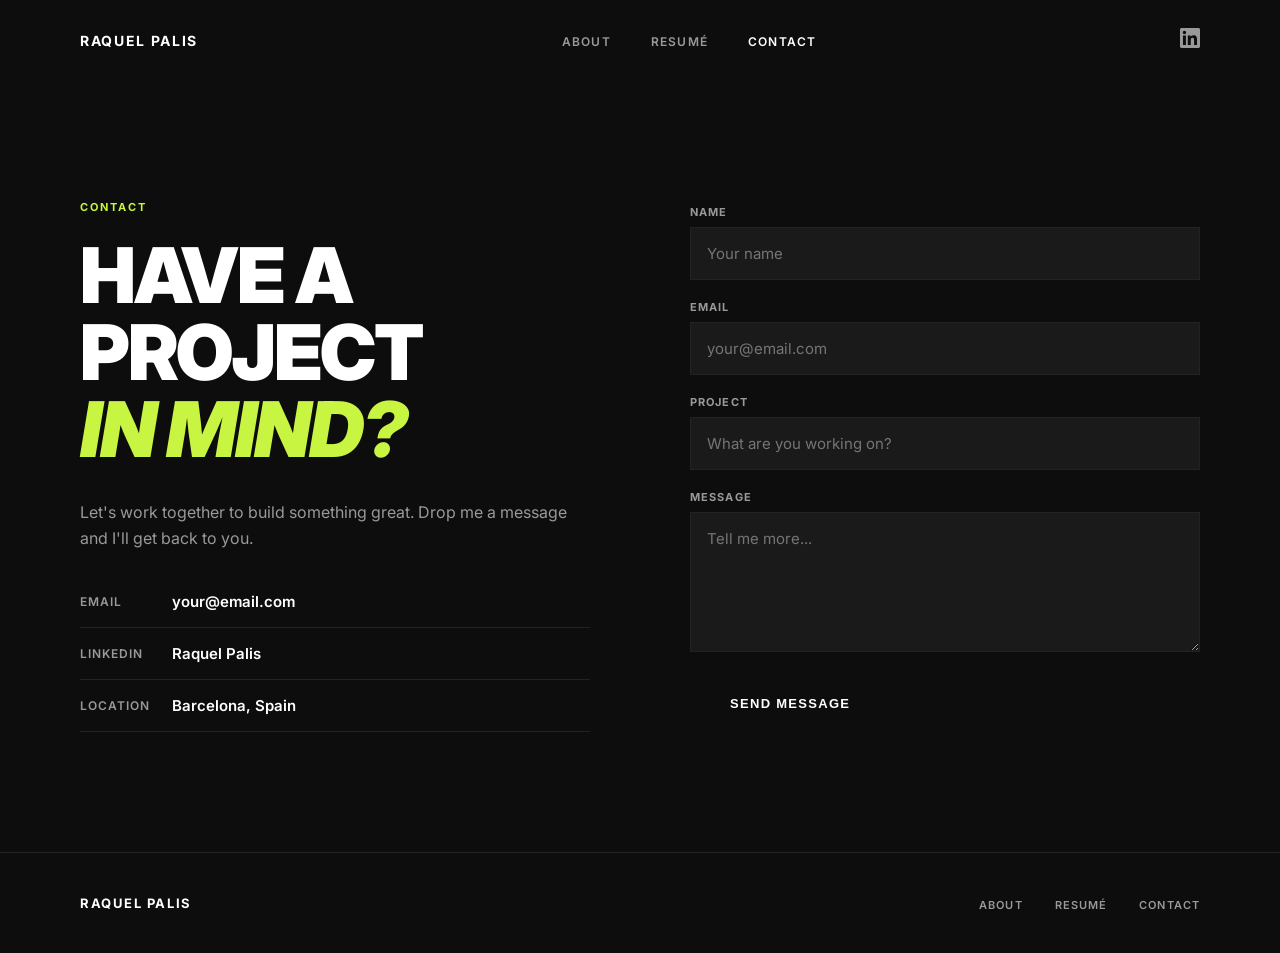
<file: src/contact.html>
<!DOCTYPE html>
<html lang="en">
<head>
  <meta charset="UTF-8" />
  <meta name="viewport" content="width=device-width, initial-scale=1.0" />
  <title>Contact — Raquel Palis</title>
  <link rel="stylesheet" href="css/style.css" />
  <link href="https://fonts.googleapis.com/css2?family=Inter:wght@400;500;600;700;800;900&display=swap" rel="stylesheet" />
  <style>
    .contact-section {
      min-height: 80vh;
      display: flex;
      align-items: center;
      padding: 120px 0;
    }
    .contact-inner {
      display: grid;
      grid-template-columns: 1fr 1fr;
      gap: 100px;
      align-items: center;
    }
    .contact-left .section-label { margin-bottom: 24px; }
    .contact-heading {
      font-size: clamp(40px, 6vw, 88px);
      font-weight: 900;
      letter-spacing: -0.03em;
      text-transform: uppercase;
      line-height: 1;
      margin-bottom: 32px;
    }
    .contact-heading .accent { color: var(--accent); font-style: italic; }
    .contact-sub {
      font-size: 16px;
      color: var(--grey-1);
      line-height: 1.6;
      margin-bottom: 40px;
    }
    .contact-links {
      display: flex;
      flex-direction: column;
      gap: 16px;
    }
    .contact-link {
      display: flex;
      align-items: center;
      gap: 12px;
      font-size: 15px;
      font-weight: 600;
      color: var(--white);
      border-bottom: 1px solid var(--grey-3);
      padding-bottom: 16px;
      transition: color 0.2s;
    }
    .contact-link:hover { color: var(--accent); }
    .contact-link span { color: var(--grey-1); font-size: 12px; text-transform: uppercase; letter-spacing: 0.08em; min-width: 80px; }
    .contact-form {
      display: flex;
      flex-direction: column;
      gap: 20px;
    }
    .form-group { display: flex; flex-direction: column; gap: 8px; }
    .form-group label { font-size: 11px; font-weight: 700; letter-spacing: 0.1em; text-transform: uppercase; color: var(--grey-1); }
    .form-group input,
    .form-group textarea {
      background: var(--bg-3);
      border: 1px solid var(--grey-3);
      color: var(--white);
      font-family: var(--font);
      font-size: 15px;
      padding: 16px;
      outline: none;
      transition: border-color 0.2s;
      border-radius: 0;
    }
    .form-group input:focus,
    .form-group textarea:focus { border-color: var(--accent); }
    .form-group textarea { resize: vertical; min-height: 140px; }
    @media (max-width: 768px) {
      .contact-inner { grid-template-columns: 1fr; gap: 60px; }
    }
  </style>
</head>
<body>

  <nav class="nav">
    <a href="index.html" class="nav-logo">RAQUEL PALIS</a>
    <ul class="nav-links">
      <li><a href="about.html">ABOUT</a></li>
      <li><a href="resume.html">RESUMÉ</a></li>
      <li><a href="contact.html" class="active" style="color:white">CONTACT</a></li>
    </ul>
    <a href="https://linkedin.com" target="_blank" class="nav-linkedin" aria-label="LinkedIn">
      <svg width="20" height="20" viewBox="0 0 24 24" fill="currentColor">
        <path d="M20.447 20.452h-3.554v-5.569c0-1.328-.027-3.037-1.852-3.037-1.853 0-2.136 1.445-2.136 2.939v5.667H9.351V9h3.414v1.561h.046c.477-.9 1.637-1.85 3.37-1.85 3.601 0 4.267 2.37 4.267 5.455v6.286zM5.337 7.433a2.062 2.062 0 0 1-2.063-2.065 2.064 2.064 0 1 1 2.063 2.065zm1.782 13.019H3.555V9h3.564v11.452zM22.225 0H1.771C.792 0 0 .774 0 1.729v20.542C0 23.227.792 24 1.771 24h20.451C23.2 24 24 23.227 24 22.271V1.729C24 .774 23.2 0 22.222 0h.003z"/>
      </svg>
    </a>
  </nav>

  <section class="contact-section">
    <div class="container">
      <div class="contact-inner">
        <div class="contact-left">
          <div class="section-label">CONTACT</div>
          <h1 class="contact-heading">
            HAVE A PROJECT<br>
            <span class="accent">IN MIND?</span>
          </h1>
          <p class="contact-sub">Let's work together to build something great. Drop me a message and I'll get back to you.</p>
          <div class="contact-links">
            <a href="mailto:your@email.com" class="contact-link">
              <span>Email</span>
              your@email.com
            </a>
            <a href="https://linkedin.com" target="_blank" class="contact-link">
              <span>LinkedIn</span>
              Raquel Palis
            </a>
            <div class="contact-link" style="cursor:default">
              <span>Location</span>
              Barcelona, Spain
            </div>
          </div>
        </div>

        <form class="contact-form" onsubmit="return false;">
          <div class="form-group">
            <label for="name">Name</label>
            <input type="text" id="name" placeholder="Your name" />
          </div>
          <div class="form-group">
            <label for="email">Email</label>
            <input type="email" id="email" placeholder="your@email.com" />
          </div>
          <div class="form-group">
            <label for="project">Project</label>
            <input type="text" id="project" placeholder="What are you working on?" />
          </div>
          <div class="form-group">
            <label for="message">Message</label>
            <textarea id="message" placeholder="Tell me more..."></textarea>
          </div>
          <button type="submit" class="btn-primary" style="width:fit-content; cursor:pointer; border:none;">Send Message</button>
        </form>
      </div>
    </div>
  </section>

  <footer class="footer">
    <div class="container">
      <div class="footer-inner">
        <span class="footer-logo">RAQUEL PALIS</span>
        <ul class="footer-links">
          <li><a href="about.html">ABOUT</a></li>
          <li><a href="resume.html">RESUMÉ</a></li>
          <li><a href="contact.html">CONTACT</a></li>
        </ul>
      </div>
    </div>
  </footer>

</body>
</html>
</file>
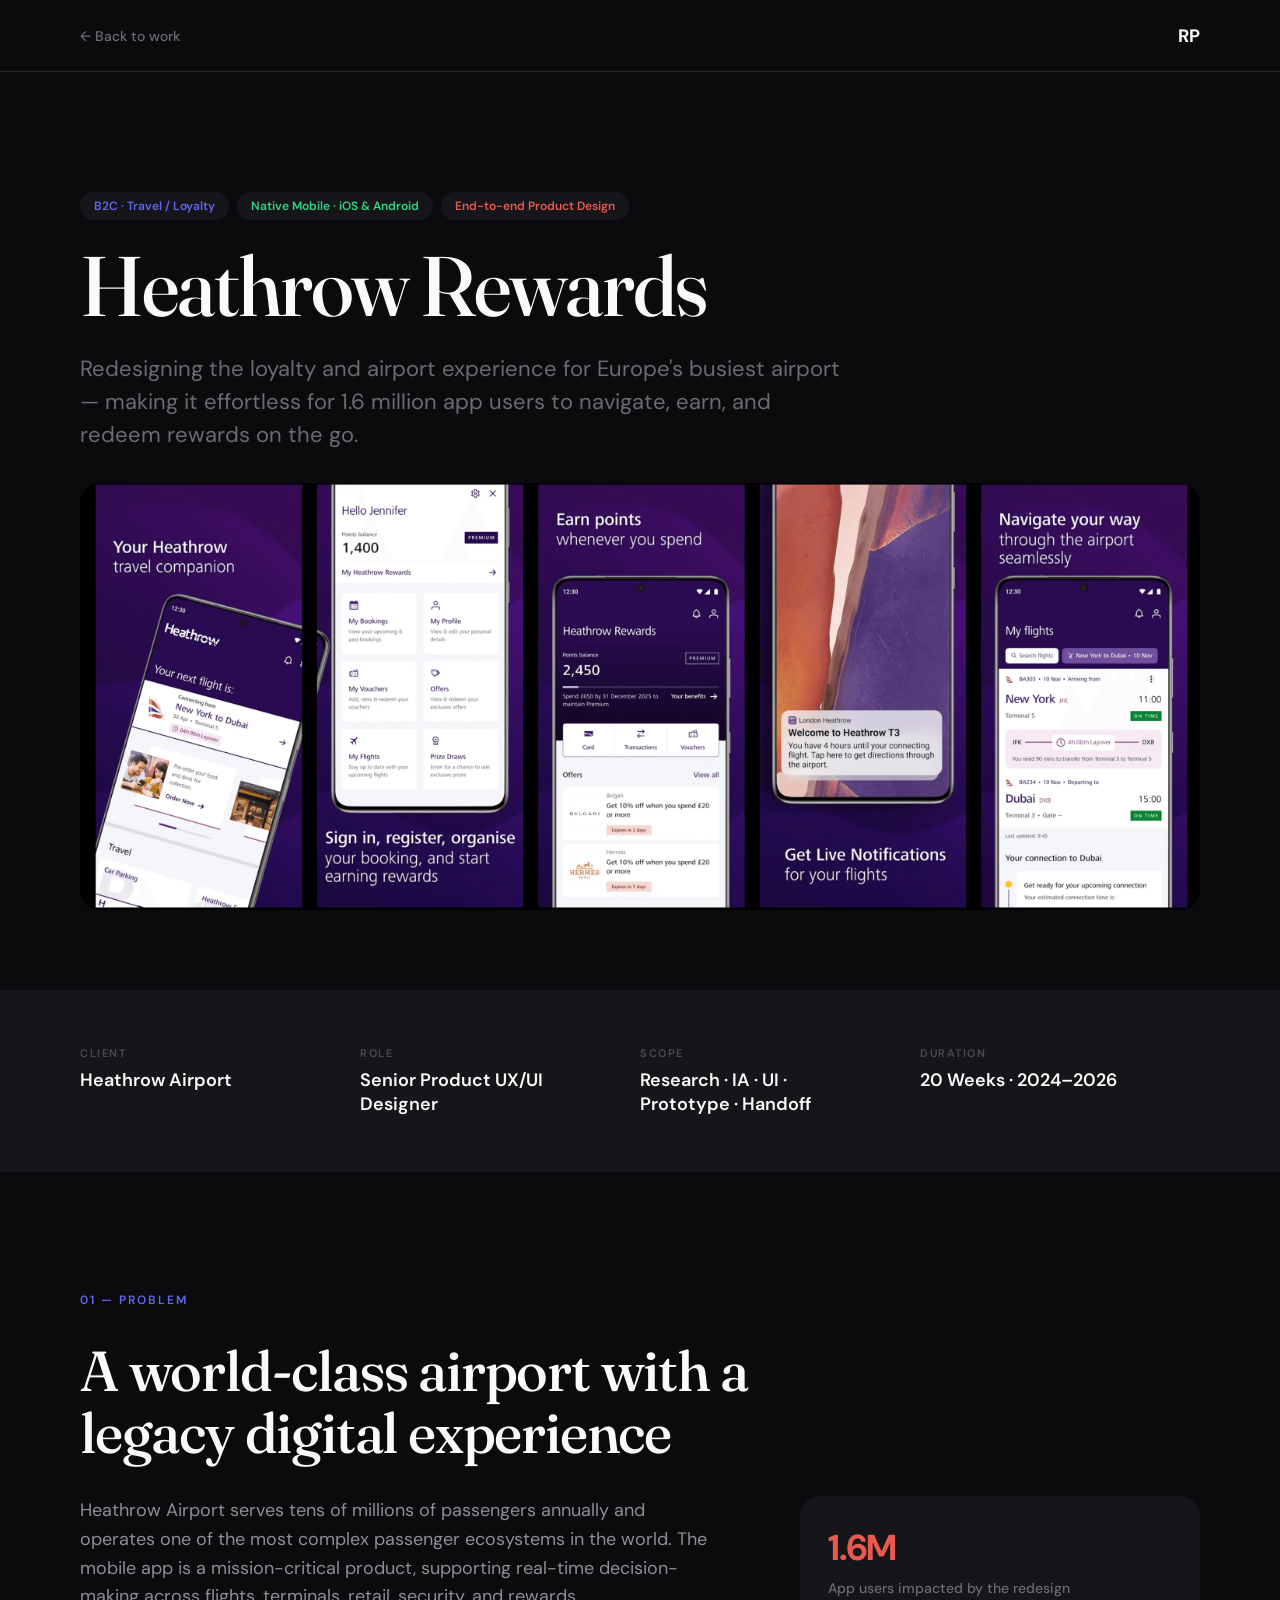
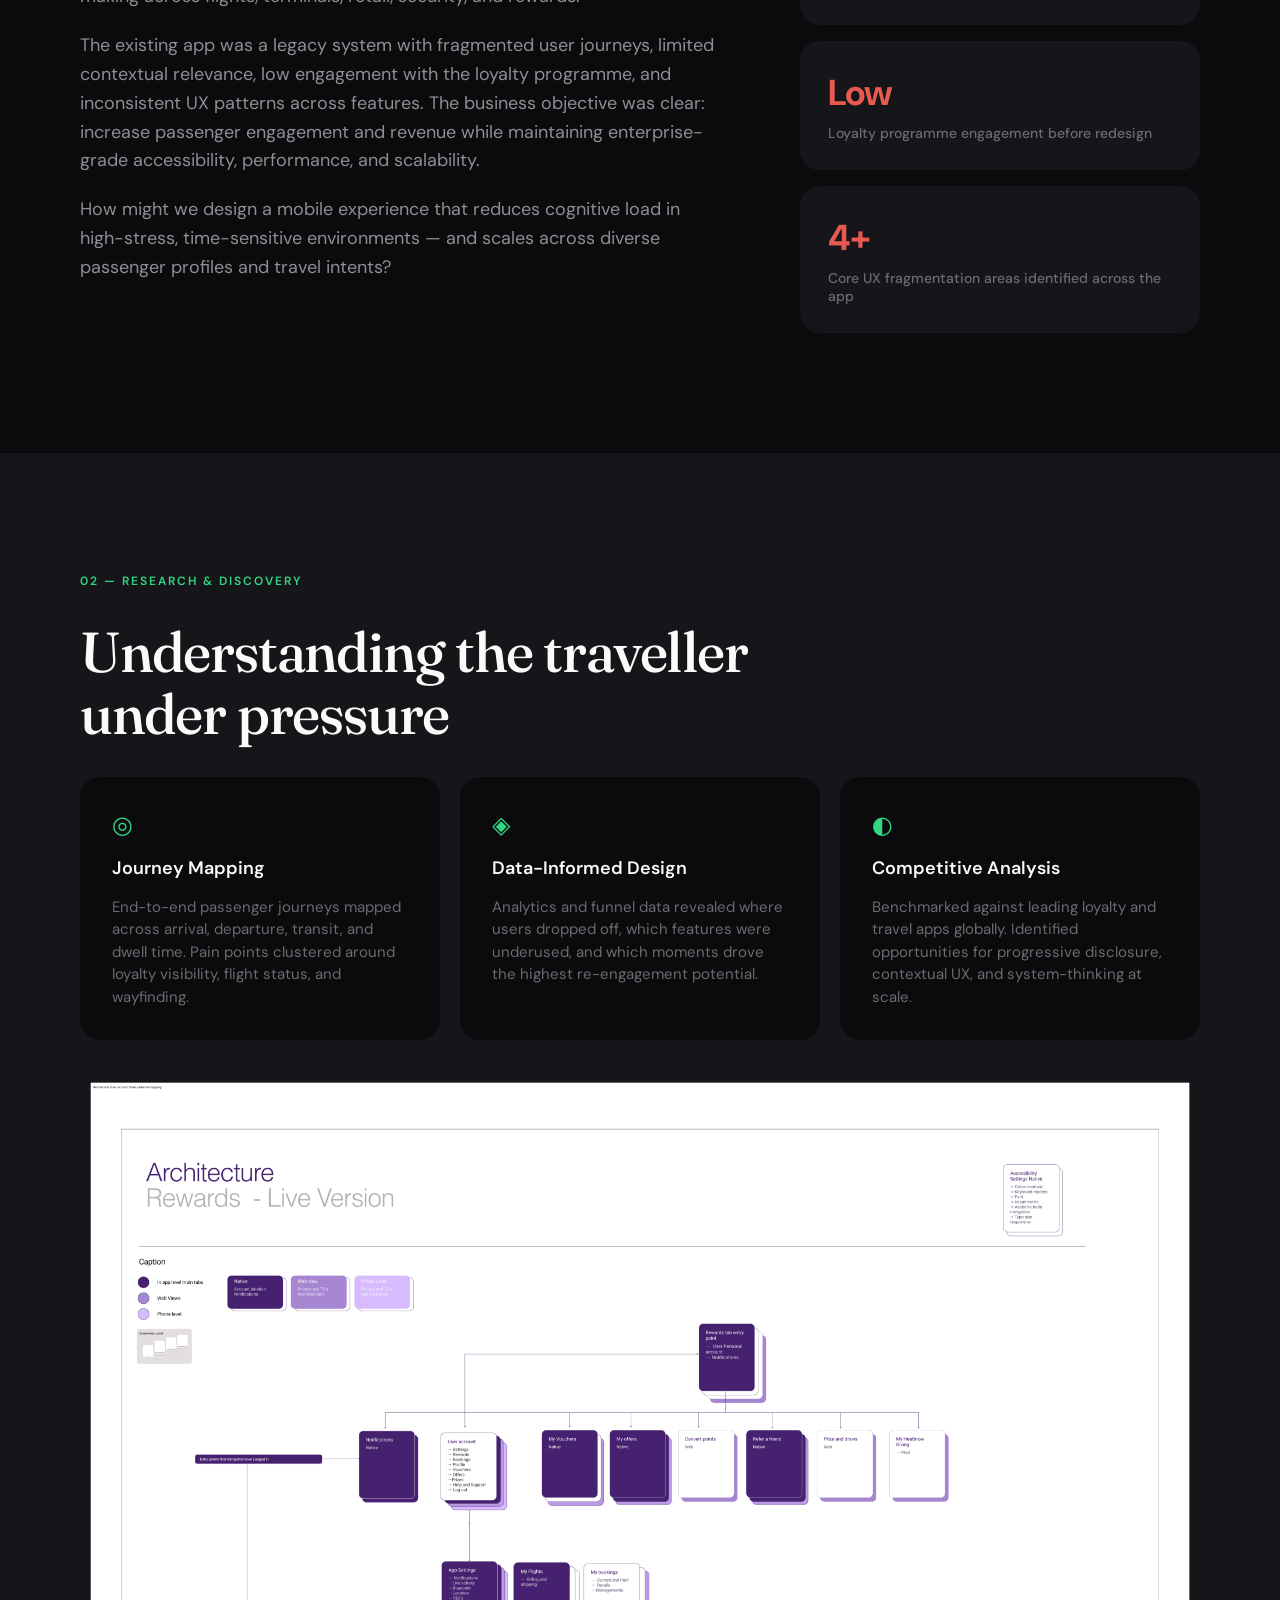
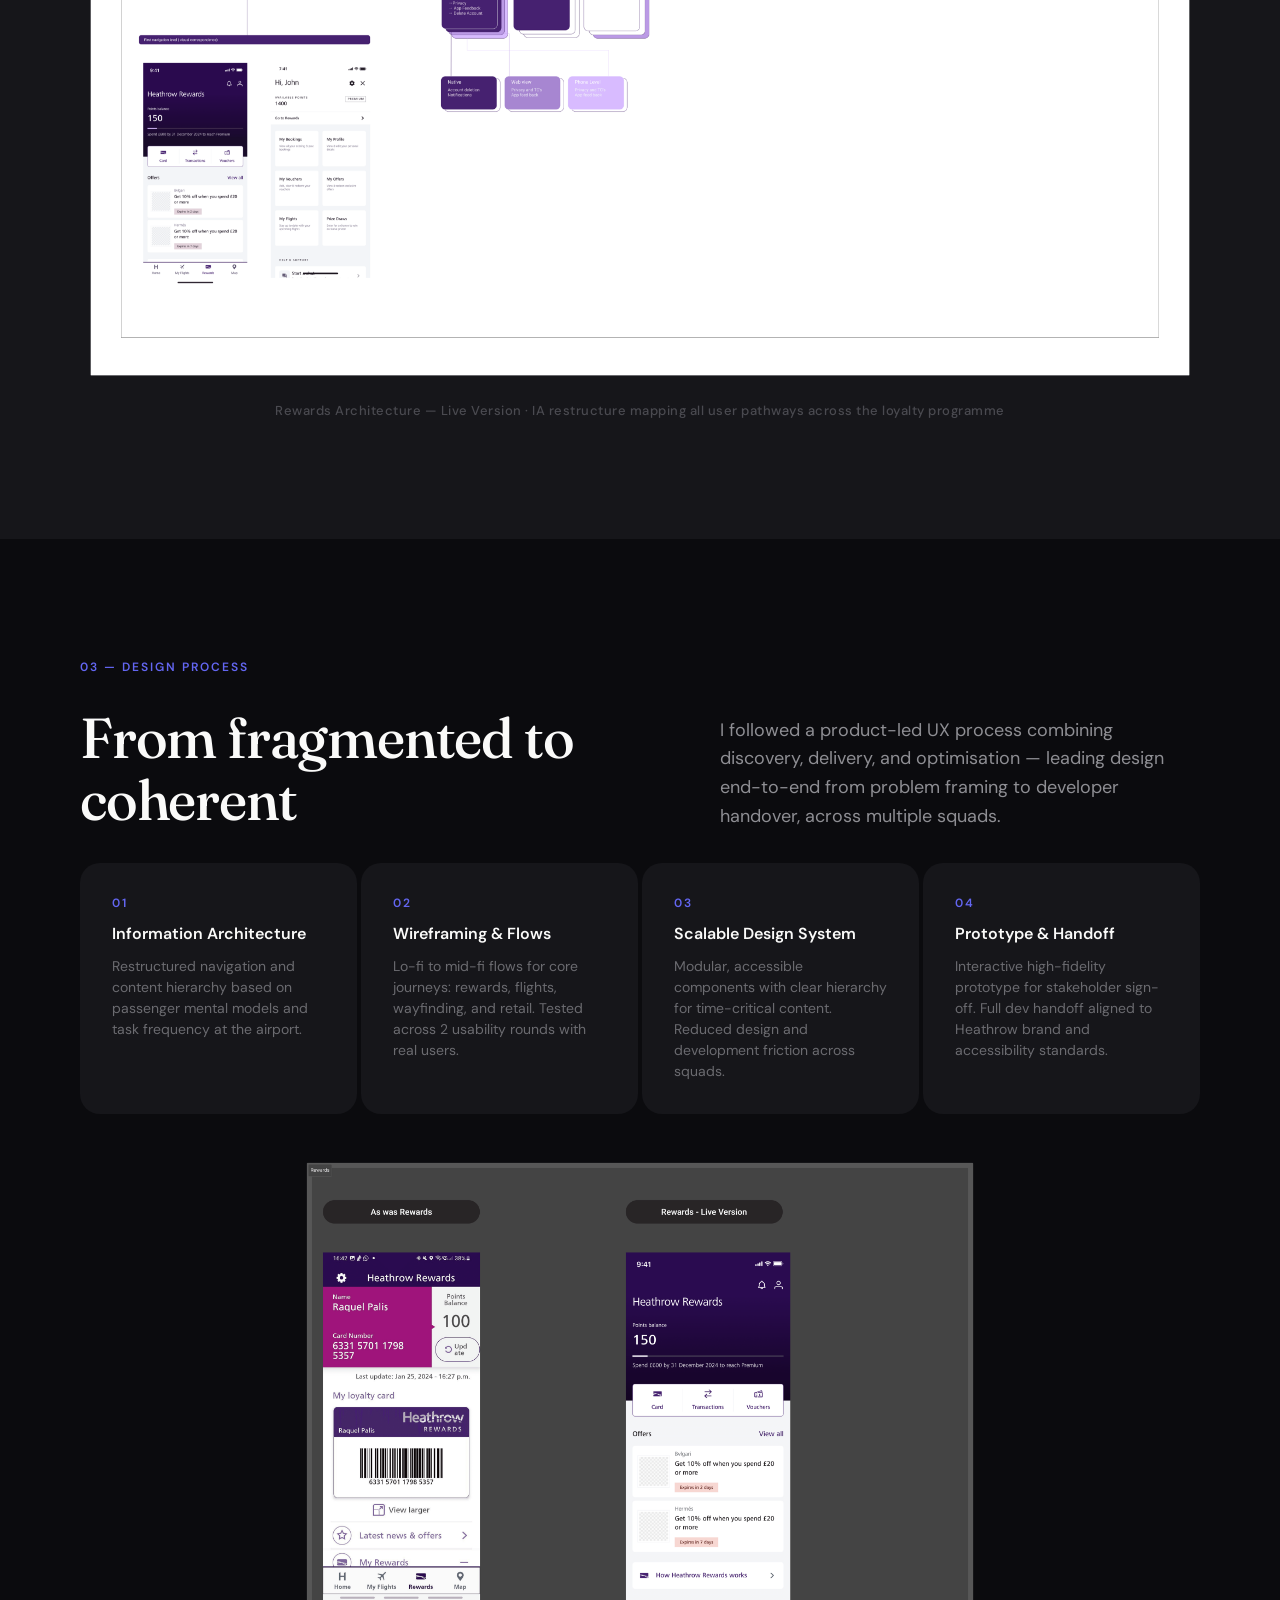
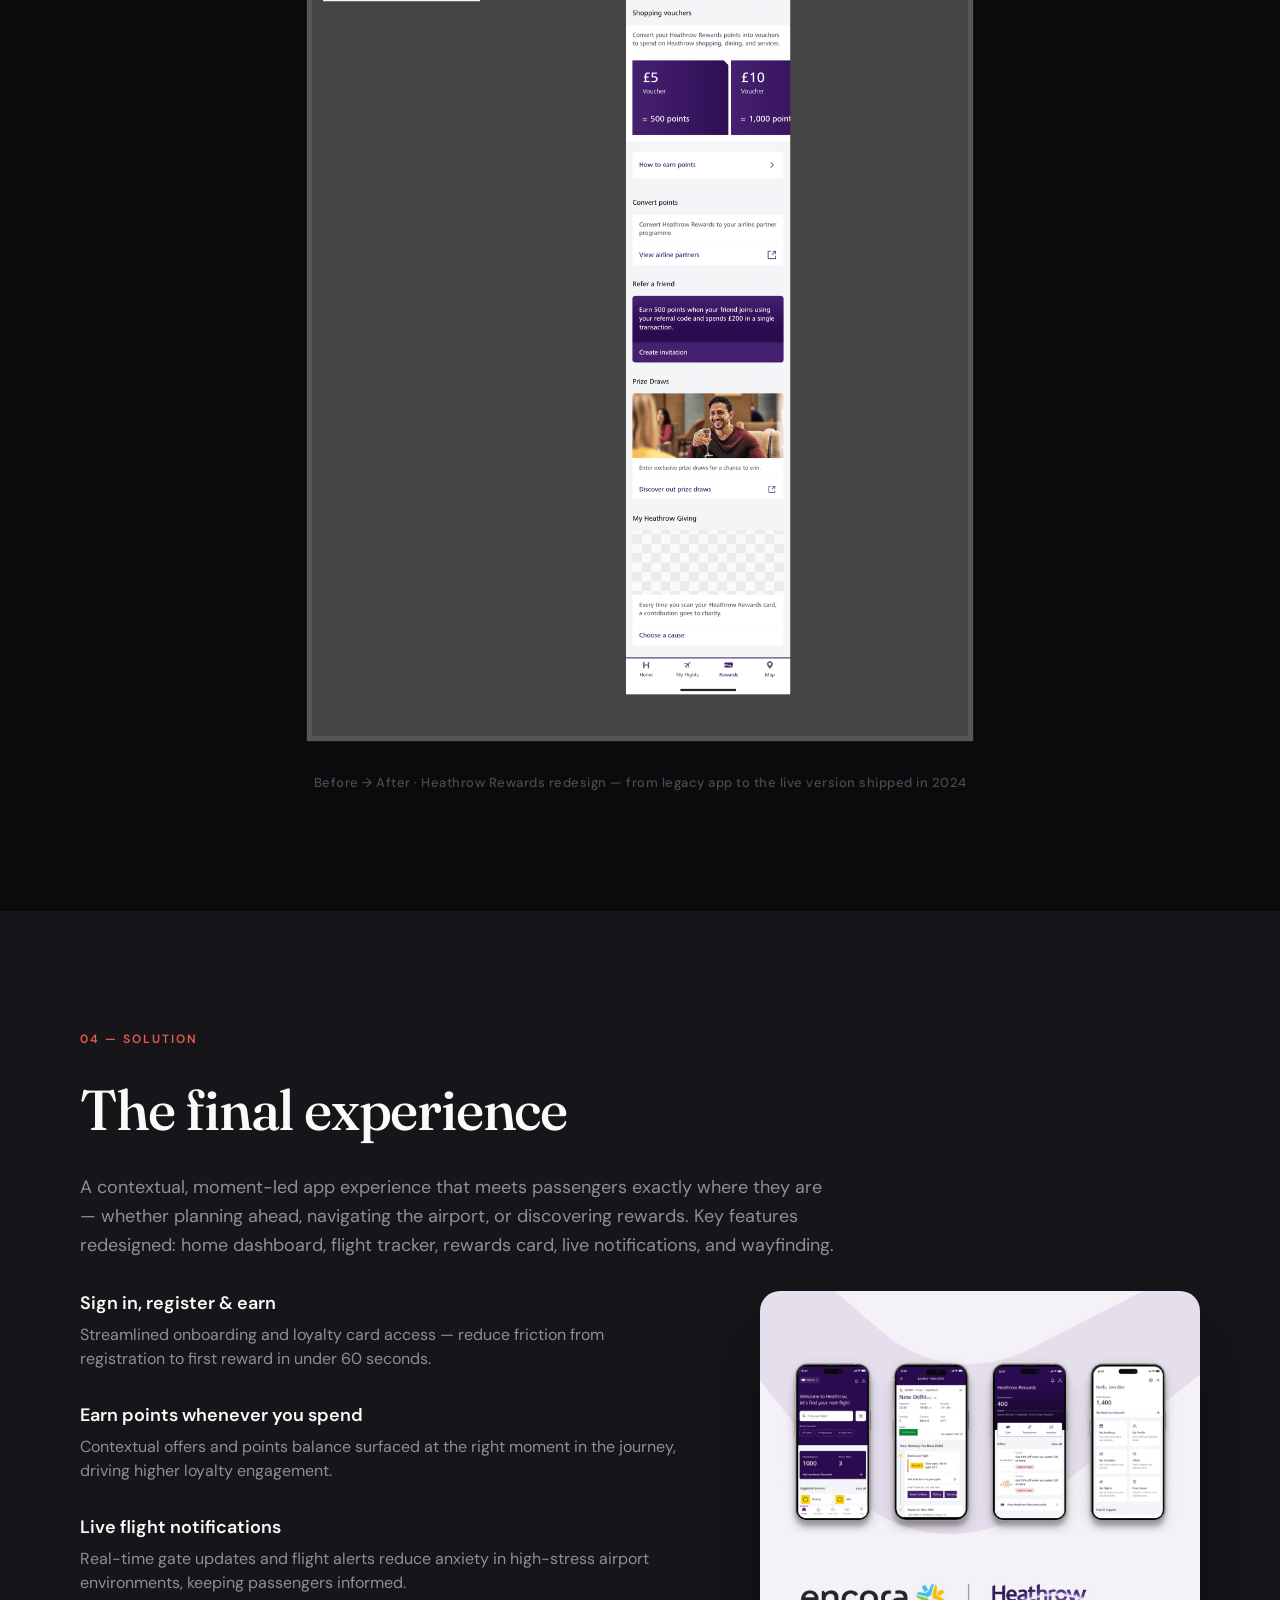
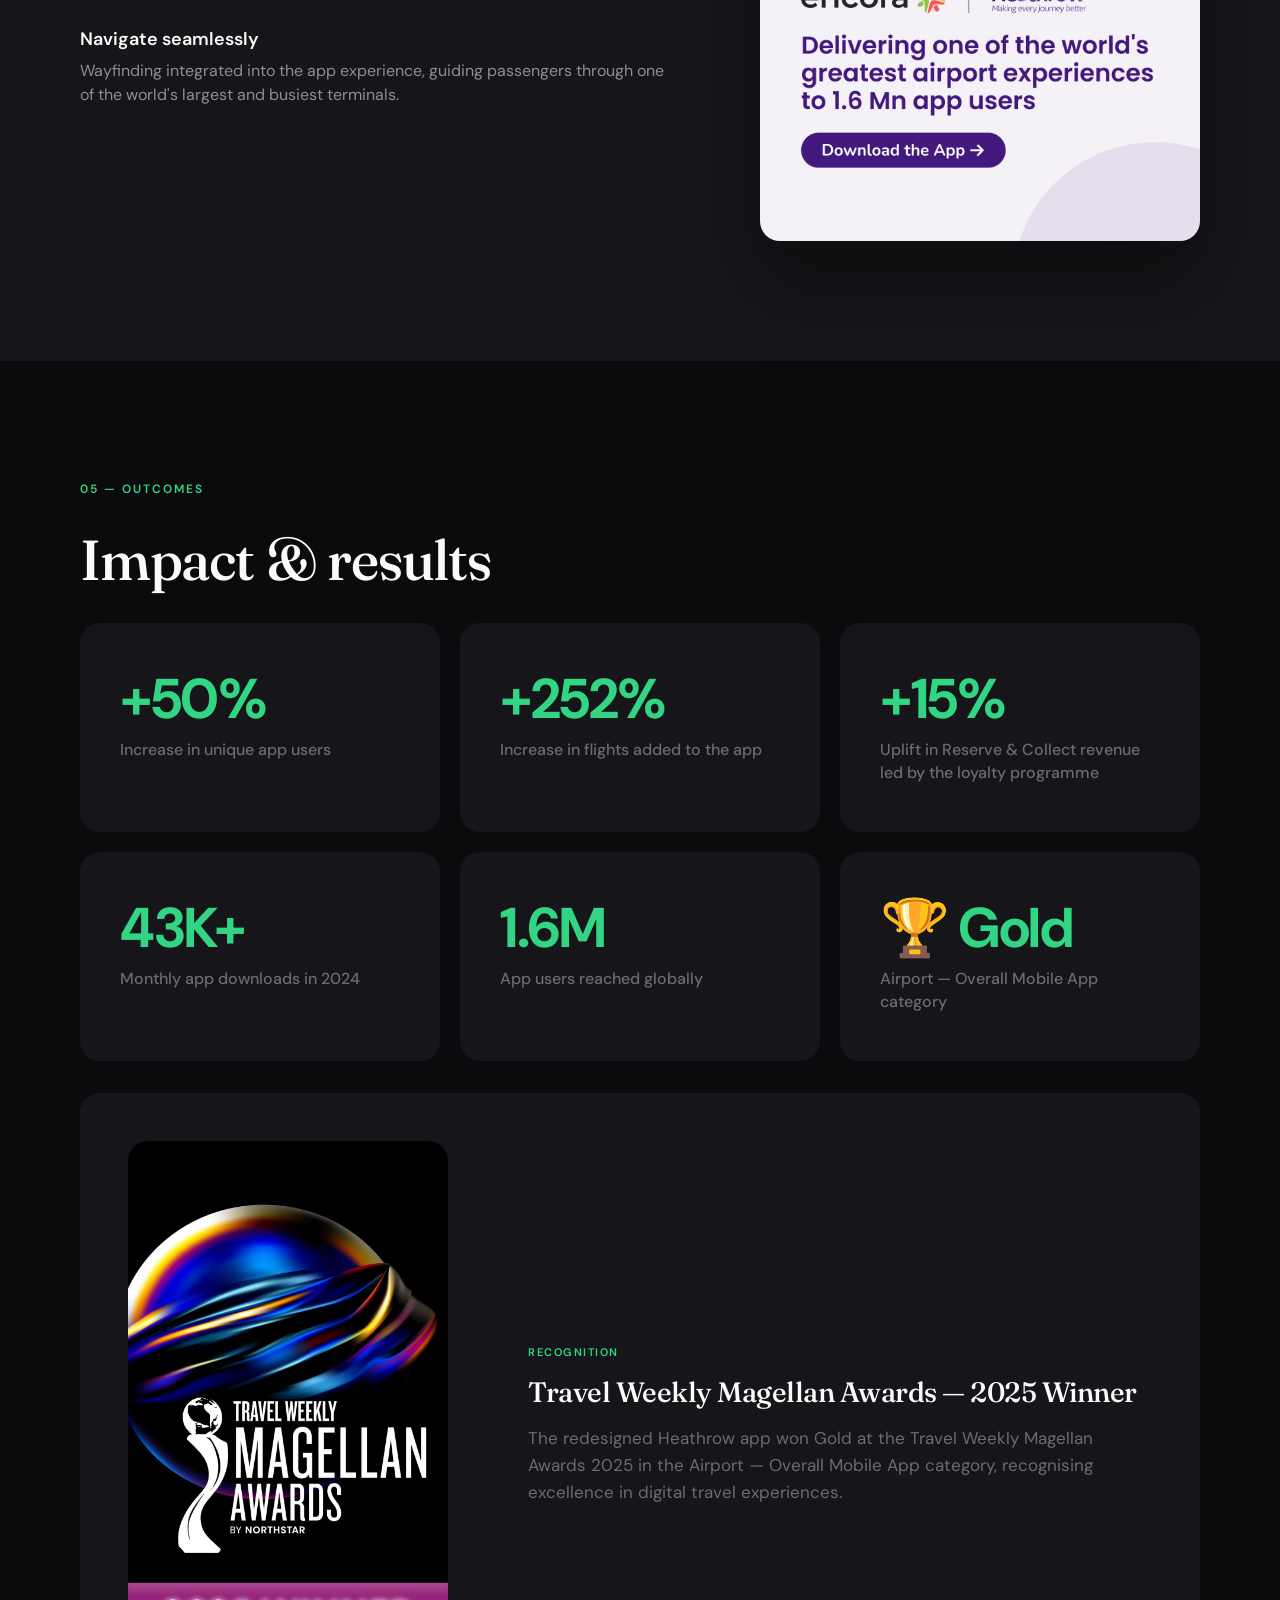
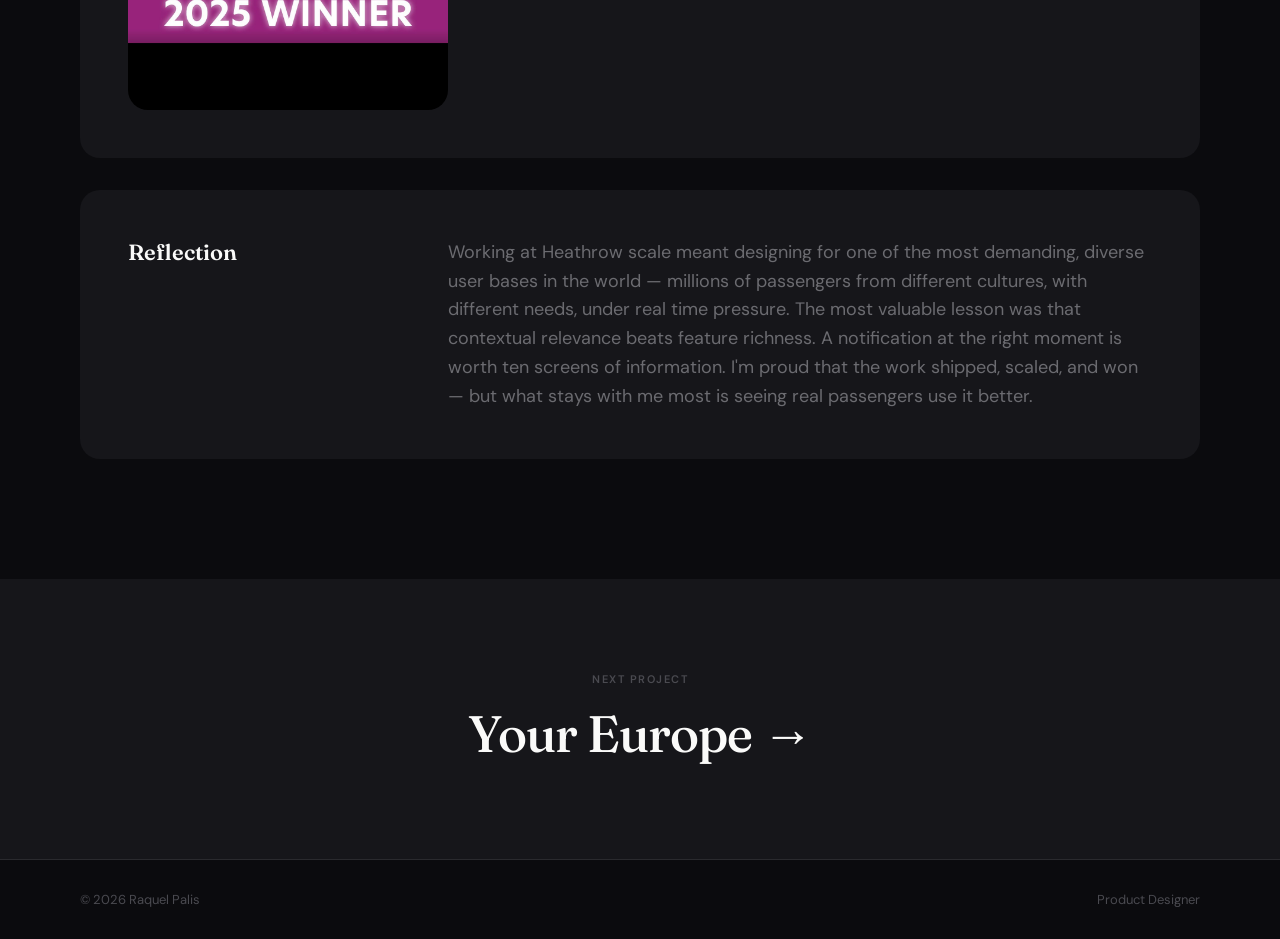
<file: src/case-studies/heathrow.html>
<!DOCTYPE html>
<html lang="en">
<head>
  <meta charset="UTF-8" />
  <meta name="viewport" content="width=device-width, initial-scale=1.0" />
  <title>Heathrow Rewards — Case Study · Raquel Palis</title>
  <link rel="stylesheet" href="./css/case-study.css" />
  <link href="https://fonts.googleapis.com/css2?family=Fraunces:ital,opsz,wght@0,9..144,400;0,9..144,500;0,9..144,600;1,9..144,500&family=DM+Sans:wght@400;500;600;700&display=swap" rel="stylesheet" />
</head>
<body>

  <!-- NAV -->
  <nav class="nav">
    <a href="/" class="nav-back">← Back to work</a>
    <span class="nav-logo">RP</span>
  </nav>

  <!-- HERO -->
  <header class="cs-hero">
    <div class="cs-hero__meta">
      <span class="tag">B2C · Travel / Loyalty</span>
      <span class="tag">Native Mobile · iOS & Android</span>
      <span class="tag">End-to-end Product Design</span>
    </div>
    <h1 class="cs-hero__title">Heathrow Rewards</h1>
    <p class="cs-hero__subtitle">Redesigning the loyalty and airport experience for Europe's busiest airport — making it effortless for 1.6 million app users to navigate, earn, and redeem rewards on the go.</p>
    <div class="cs-hero__image">
      <img src="./assets/images/heathrow/heathrow-app-features.png"
           alt="Heathrow app — key features: home, flight tracker, rewards card, notifications, navigation"
           width="2880" height="1097"
           loading="eager"
           style="width:100%;height:auto;border-radius:20px;display:block;" />
    </div>
  </header>

  <!-- OVERVIEW -->
  <section class="cs-overview">
    <div class="cs-overview__grid">
      <div class="cs-overview__item">
        <span class="label">Client</span>
        <p>Heathrow Airport</p>
      </div>
      <div class="cs-overview__item">
        <span class="label">Role</span>
        <p>Senior Product UX/UI Designer</p>
      </div>
      <div class="cs-overview__item">
        <span class="label">Scope</span>
        <p>Research · IA · UI · Prototype · Handoff</p>
      </div>
      <div class="cs-overview__item">
        <span class="label">Duration</span>
        <p>20 Weeks · 2024–2026</p>
      </div>
    </div>
  </section>

  <!-- PROBLEM -->
  <section class="cs-section cs-section--indigo">
    <span class="cs-section__label">01 — Problem</span>
    <h2 class="cs-section__title">A world-class airport with a legacy digital experience</h2>
    <div class="cs-problem-cols">
      <div class="cs-problem-copy">
        <p class="cs-section__body">Heathrow Airport serves tens of millions of passengers annually and operates one of the most complex passenger ecosystems in the world. The mobile app is a mission-critical product, supporting real-time decision-making across flights, terminals, retail, security, and rewards.</p>
        <p class="cs-section__body">The existing app was a legacy system with fragmented user journeys, limited contextual relevance, low engagement with the loyalty programme, and inconsistent UX patterns across features. The business objective was clear: increase passenger engagement and revenue while maintaining enterprise-grade accessibility, performance, and scalability.</p>
        <p class="cs-section__body">How might we design a mobile experience that reduces cognitive load in high-stress, time-sensitive environments — and scales across diverse passenger profiles and travel intents?</p>
      </div>
      <div class="cs-problem-stats">
        <div class="cs-stat-card">
          <span class="cs-stat-card__number">1.6M</span>
          <span class="cs-stat-card__desc">App users impacted by the redesign</span>
        </div>
        <div class="cs-stat-card">
          <span class="cs-stat-card__number">Low</span>
          <span class="cs-stat-card__desc">Loyalty programme engagement before redesign</span>
        </div>
        <div class="cs-stat-card">
          <span class="cs-stat-card__number">4+</span>
          <span class="cs-stat-card__desc">Core UX fragmentation areas identified across the app</span>
        </div>
      </div>
    </div>
  </section>

  <!-- RESEARCH -->
  <section class="cs-section cs-section--alt cs-section--green">
    <span class="cs-section__label">02 — Research & Discovery</span>
    <h2 class="cs-section__title">Understanding the traveller under pressure</h2>
    <div class="cs-cards-grid">
      <div class="cs-card">
        <span class="cs-card__icon">◎</span>
        <h3 class="cs-card__title">Journey Mapping</h3>
        <p class="cs-card__body">End-to-end passenger journeys mapped across arrival, departure, transit, and dwell time. Pain points clustered around loyalty visibility, flight status, and wayfinding.</p>
      </div>
      <div class="cs-card">
        <span class="cs-card__icon">◈</span>
        <h3 class="cs-card__title">Data-Informed Design</h3>
        <p class="cs-card__body">Analytics and funnel data revealed where users dropped off, which features were underused, and which moments drove the highest re-engagement potential.</p>
      </div>
      <div class="cs-card">
        <span class="cs-card__icon">◐</span>
        <h3 class="cs-card__title">Competitive Analysis</h3>
        <p class="cs-card__body">Benchmarked against leading loyalty and travel apps globally. Identified opportunities for progressive disclosure, contextual UX, and system-thinking at scale.</p>
      </div>
    </div>
    <div class="cs-image-block">
      <img src="./assets/images/heathrow/heathrow-architecture-ia.png"
           alt="Heathrow Rewards — Information Architecture diagram, Rewards Live Version"
           width="3840" height="3132"
           loading="lazy"
           style="width:100%;height:auto;border-radius:20px;display:block;" />
      <p class="cs-image-caption">Rewards Architecture — Live Version · IA restructure mapping all user pathways across the loyalty programme</p>
    </div>
  </section>

  <!-- DESIGN PROCESS -->
  <section class="cs-section cs-section--indigo">
    <span class="cs-section__label">03 — Design Process</span>
    <div class="cs-process-header">
      <h2 class="cs-section__title">From fragmented to coherent</h2>
      <p class="cs-section__body">I followed a product-led UX process combining discovery, delivery, and optimisation — leading design end-to-end from problem framing to developer handover, across multiple squads.</p>
    </div>
    <div class="cs-steps-grid">
      <div class="cs-step">
        <span class="cs-step__num">01</span>
        <h3 class="cs-step__title">Information Architecture</h3>
        <p class="cs-step__body">Restructured navigation and content hierarchy based on passenger mental models and task frequency at the airport.</p>
      </div>
      <div class="cs-step">
        <span class="cs-step__num">02</span>
        <h3 class="cs-step__title">Wireframing & Flows</h3>
        <p class="cs-step__body">Lo-fi to mid-fi flows for core journeys: rewards, flights, wayfinding, and retail. Tested across 2 usability rounds with real users.</p>
      </div>
      <div class="cs-step">
        <span class="cs-step__num">03</span>
        <h3 class="cs-step__title">Scalable Design System</h3>
        <p class="cs-step__body">Modular, accessible components with clear hierarchy for time-critical content. Reduced design and development friction across squads.</p>
      </div>
      <div class="cs-step">
        <span class="cs-step__num">04</span>
        <h3 class="cs-step__title">Prototype & Handoff</h3>
        <p class="cs-step__body">Interactive high-fidelity prototype for stakeholder sign-off. Full dev handoff aligned to Heathrow brand and accessibility standards.</p>
      </div>
    </div>
    <div class="cs-image-block">
      <img src="./assets/images/heathrow/heathrow-redesign-comparison.png"
           alt="Heathrow Rewards — Before and after redesign comparison showing old legacy app versus the new live version"
           width="2560" height="4434"
           loading="lazy"
           style="width:100%;max-width:700px;height:auto;border-radius:20px;display:block;margin:0 auto;" />
      <p class="cs-image-caption">Before → After · Heathrow Rewards redesign — from legacy app to the live version shipped in 2024</p>
    </div>
  </section>

  <!-- SOLUTION -->
  <section class="cs-section cs-section--alt cs-section--coral">
    <span class="cs-section__label">04 — Solution</span>
    <h2 class="cs-section__title">The final experience</h2>
    <p class="cs-section__body">A contextual, moment-led app experience that meets passengers exactly where they are — whether planning ahead, navigating the airport, or discovering rewards. Key features redesigned: home dashboard, flight tracker, rewards card, live notifications, and wayfinding.</p>
    <div class="cs-solution-grid">
      <div class="cs-solution-copy">
        <div class="cs-solution-item">
          <h3 class="cs-solution-item__title">Sign in, register & earn</h3>
          <p class="cs-solution-item__body">Streamlined onboarding and loyalty card access — reduce friction from registration to first reward in under 60 seconds.</p>
        </div>
        <div class="cs-solution-item">
          <h3 class="cs-solution-item__title">Earn points whenever you spend</h3>
          <p class="cs-solution-item__body">Contextual offers and points balance surfaced at the right moment in the journey, driving higher loyalty engagement.</p>
        </div>
        <div class="cs-solution-item">
          <h3 class="cs-solution-item__title">Live flight notifications</h3>
          <p class="cs-solution-item__body">Real-time gate updates and flight alerts reduce anxiety in high-stress airport environments, keeping passengers informed.</p>
        </div>
        <div class="cs-solution-item">
          <h3 class="cs-solution-item__title">Navigate seamlessly</h3>
          <p class="cs-solution-item__body">Wayfinding integrated into the app experience, guiding passengers through one of the world's largest and busiest terminals.</p>
        </div>
      </div>
      <div class="cs-solution-image">
        <img src="./assets/images/heathrow/heathrow-hero-screens.jpg"
             alt="Encora x Heathrow — 4 key redesigned app screens: home, flight detail, rewards, and profile"
             width="1280" height="1600"
             loading="lazy"
             style="width:100%;height:auto;border-radius:20px;display:block;" />
      </div>
    </div>
  </section>

  <!-- OUTCOMES -->
  <section class="cs-section cs-section--green">
    <span class="cs-section__label">05 — Outcomes</span>
    <h2 class="cs-section__title">Impact & results</h2>
    <div class="cs-outcomes__grid">
      <div class="cs-outcome">
        <span class="cs-outcome__number">+50%</span>
        <span class="cs-outcome__desc">Increase in unique app users</span>
      </div>
      <div class="cs-outcome">
        <span class="cs-outcome__number">+252%</span>
        <span class="cs-outcome__desc">Increase in flights added to the app</span>
      </div>
      <div class="cs-outcome">
        <span class="cs-outcome__number">+15%</span>
        <span class="cs-outcome__desc">Uplift in Reserve & Collect revenue led by the loyalty programme</span>
      </div>
      <div class="cs-outcome">
        <span class="cs-outcome__number">43K+</span>
        <span class="cs-outcome__desc">Monthly app downloads in 2024</span>
      </div>
      <div class="cs-outcome">
        <span class="cs-outcome__number">1.6M</span>
        <span class="cs-outcome__desc">App users reached globally</span>
      </div>
      <div class="cs-outcome cs-outcome--award">
        <span class="cs-outcome__number">🏆 Gold</span>
        <span class="cs-outcome__desc">Airport — Overall Mobile App category</span>
      </div>
    </div>
    <div class="cs-award-block">
      <div class="cs-award-image">
        <img src="./assets/images/heathrow/heathrow-award-magellan.jpg"
             alt="Travel Weekly Magellan Awards 2025 — Winner"
             width="1080" height="1920"
             loading="lazy"
             style="width:100%;max-width:320px;height:auto;border-radius:20px;display:block;margin:0 auto;" />
      </div>
      <div class="cs-award-copy">
        <span class="cs-award-label">Recognition</span>
        <h3 class="cs-award-title">Travel Weekly Magellan Awards — 2025 Winner</h3>
        <p class="cs-award-body">The redesigned Heathrow app won Gold at the Travel Weekly Magellan Awards 2025 in the Airport — Overall Mobile App category, recognising excellence in digital travel experiences.</p>
      </div>
    </div>
    <div class="cs-reflection">
      <h3 class="cs-reflection__title">Reflection</h3>
      <p class="cs-reflection__body">Working at Heathrow scale meant designing for one of the most demanding, diverse user bases in the world — millions of passengers from different cultures, with different needs, under real time pressure. The most valuable lesson was that contextual relevance beats feature richness. A notification at the right moment is worth ten screens of information. I'm proud that the work shipped, scaled, and won — but what stays with me most is seeing real passengers use it better.</p>
    </div>
  </section>

  <!-- NEXT PROJECT -->
  <section class="cs-next">
    <span class="label">Next project</span>
    <a href="your-europe.html" class="cs-next__link">Your Europe →</a>
  </section>

  <!-- FOOTER -->
  <footer>
    <span>© 2026 Raquel Palis</span>
    <span>Product Designer</span>
  </footer>

</body>
</html>
</file>
<file: src/css/style.css>
/* =============================================
   RAQUEL PALIS — PORTFOLIO
   Pentos template — exact type scale
   ============================================= */

:root {
  /* Colors — Pentos */
  --bg: #0d0d0d;
  --bg-2: #111111;
  --bg-3: #1a1a1a;
  --accent: #c8f542;
  --white: #ffffff;
  --grey-1: #999999;
  --grey-2: #444444;
  --grey-3: #222222;
  --font: 'Inter', sans-serif;
  --max-width: 1440px;
  --pad: 0 80px;

  /* Type scale — exact from Pentos */
  --display:    400px;  /* line-height: 1.0 */
  --h1:         160px;  /* line-height: 1.1 */
  --h2:          96px;  /* line-height: 1.1 */
  --h3:          64px;  /* line-height: 1.1 */
  --h4:          56px;  /* line-height: 1.1 */
  --h4-alt:      52px;  /* line-height: 1.2 */
  --h5:          32px;  /* line-height: 1.4 */
  --h6:          24px;  /* line-height: 1.4 */
  --body-lg:     24px;  /* line-height: 1.7 */
  --body:        16px;  /* line-height: 1.9 */
  --body-med:    16px;  /* line-height: 1.5 */
}

*, *::before, *::after {
  box-sizing: border-box;
  margin: 0;
  padding: 0;
}

html {
  font-size: 16px;
  scroll-behavior: smooth;
}

body {
  background: var(--bg);
  color: var(--white);
  font-family: var(--font);
  -webkit-font-smoothing: antialiased;
}

a {
  text-decoration: none;
  color: inherit;
}

ul {
  list-style: none;
}

.container {
  max-width: var(--max-width);
  margin: 0 auto;
  padding: var(--pad);
}

/* =============================================
   NAV
   ============================================= */
.nav {
  display: flex;
  align-items: center;
  justify-content: space-between;
  padding: 28px 80px;
  width: 100%;
  max-width: var(--max-width);
  margin: 0 auto;
}

.nav-logo {
  font-size: 14px;
  font-weight: 700;
  letter-spacing: 0.12em;
  color: var(--white);
}

.nav-links {
  display: flex;
  gap: 40px;
}

.nav-links a {
  font-size: 12px;
  font-weight: 600;
  letter-spacing: 0.1em;
  color: var(--grey-1);
  transition: color 0.2s;
}

.nav-links a:hover {
  color: var(--white);
}

.nav-linkedin {
  color: var(--grey-1);
  transition: color 0.2s;
}

.nav-linkedin:hover {
  color: var(--accent);
}

/* =============================================
   HERO
   ============================================= */
.hero {
  box-sizing: border-box;
  width: 100%;
  display: flex;
  flex-direction: column;
  justify-content: center;
  align-items: center;
  padding: 160px 80px 100px;
  background-color: var(--bg);
  overflow: hidden;
}

.hero-inner {
  width: 100%;
  max-width: var(--max-width);
  margin: 0 auto;
}

.hero-headline h1 {
  display: flex;
  flex-direction: column;
  font-size: clamp(48px, 10.5vw, var(--h1));
  font-weight: 900;
  line-height: 1.0;
  letter-spacing: -0.03em;
  text-transform: uppercase;
  width: 100%;
  overflow-wrap: break-word;
  word-break: break-word;
}

.hero-headline .line {
  display: block;
}

.hero-headline .accent {
  color: var(--accent);
  font-style: italic;
}

.hero-footer {
  display: flex;
  justify-content: space-between;
  align-items: flex-end;
  margin-top: 60px;
  padding-top: 32px;
  border-top: 1px solid var(--grey-3);
}

.hero-location {
  font-size: 14px;
  color: var(--grey-1);
  letter-spacing: 0.02em;
}

.hero-tagline {
  text-align: right;
}

.hero-tagline p {
  font-size: 13px;
  color: var(--grey-1);
  line-height: 1.7;
}

/* =============================================
   ABOUT BLURB
   ============================================= */
.about-blurb {
  background: var(--bg-3);
  padding: 100px 0;
}

.about-blurb-inner {
  display: flex;
  align-items: center;
  justify-content: space-between;
  gap: 60px;
}

.about-text {
  font-size: clamp(20px, 2.5vw, 32px);
  font-weight: 500;
  line-height: 1.4;
  max-width: 720px;
  color: var(--white);
}

.btn-outline {
  display: inline-block;
  padding: 14px 28px;
  border: 1px solid var(--white);
  border-radius: 100px;
  font-size: 13px;
  font-weight: 600;
  letter-spacing: 0.08em;
  color: var(--white);
  white-space: nowrap;
  transition: background 0.2s, color 0.2s;
}

.btn-outline:hover {
  background: var(--white);
  color: var(--bg);
}

/* =============================================
   PORTFOLIO
   ============================================= */
.portfolio {
  padding: 120px 0;
}

.section-label {
  font-size: 11px;
  font-weight: 700;
  letter-spacing: 0.18em;
  color: var(--accent);
  text-transform: uppercase;
  margin-bottom: 16px;
}

.section-heading {
  font-size: clamp(40px, 6.5vw, var(--h2));
  font-weight: 900;
  letter-spacing: -0.03em;
  text-transform: uppercase;
  margin-bottom: 64px;
  line-height: 1.1;
  overflow-wrap: break-word;
  word-break: break-word;
}

.projects-grid {
  display: grid;
  grid-template-columns: 1fr 1fr;
  gap: 2px;
}

.project-card {
  background: var(--bg-2);
  overflow: hidden;
  transition: background 0.2s;
}

.project-card:hover {
  background: var(--bg-3);
}

.project-img {
  width: 100%;
  aspect-ratio: 16 / 10;
  background: var(--bg-3);
  overflow: hidden;
}

.project-img.placeholder {
  background: linear-gradient(135deg, var(--grey-3) 0%, var(--bg-2) 100%);
}

.project-info {
  padding: 32px;
}

.project-tags {
  display: flex;
  flex-wrap: wrap;
  gap: 8px;
  margin-bottom: 16px;
}

.project-tags span {
  font-size: 11px;
  font-weight: 600;
  letter-spacing: 0.08em;
  color: var(--grey-1);
  border: 1px solid var(--grey-2);
  padding: 4px 10px;
  border-radius: 100px;
  text-transform: uppercase;
}

.project-title {
  font-size: clamp(22px, 2.5vw, 32px);
  font-weight: 800;
  letter-spacing: -0.02em;
  margin-bottom: 8px;
  line-height: 1.1;
  overflow-wrap: break-word;
  word-break: break-word;
}

.project-meta {
  font-size: 12px;
  color: var(--grey-1);
  letter-spacing: 0.06em;
  margin-bottom: 24px;
  text-transform: uppercase;
}

.btn-text {
  font-size: 13px;
  font-weight: 600;
  color: var(--accent);
  letter-spacing: 0.04em;
  transition: opacity 0.2s;
}

.btn-text:hover {
  opacity: 0.7;
}

/* =============================================
   CTA BANNER
   ============================================= */
.cta-banner {
  background: var(--accent);
  padding: 120px 0;
  text-align: center;
}

.cta-banner .container {
  display: flex;
  flex-direction: column;
  align-items: center;
  gap: 24px;
}

.cta-label {
  font-size: 11px;
  font-weight: 700;
  letter-spacing: 0.18em;
  color: var(--bg);
  text-transform: uppercase;
}

.cta-heading {
  font-size: clamp(40px, 6vw, 88px);
  font-weight: 900;
  letter-spacing: -0.03em;
  text-transform: uppercase;
  color: var(--bg);
  line-height: 1;
}

.btn-primary {
  display: inline-block;
  padding: 16px 40px;
  background: var(--bg);
  color: var(--white);
  font-size: 13px;
  font-weight: 700;
  letter-spacing: 0.1em;
  text-transform: uppercase;
  border-radius: 100px;
  margin-top: 8px;
  transition: opacity 0.2s;
}

.btn-primary:hover {
  opacity: 0.8;
}

/* =============================================
   FOOTER
   ============================================= */
.footer {
  padding: 40px 0;
  border-top: 1px solid var(--grey-3);
}

.footer-inner {
  display: flex;
  align-items: center;
  justify-content: space-between;
}

.footer-logo {
  font-size: 13px;
  font-weight: 700;
  letter-spacing: 0.12em;
}

.footer-links {
  display: flex;
  gap: 32px;
}

.footer-links a {
  font-size: 11px;
  font-weight: 600;
  letter-spacing: 0.1em;
  color: var(--grey-1);
  transition: color 0.2s;
}

.footer-links a:hover {
  color: var(--white);
}

/* =============================================
   RESPONSIVE
   ============================================= */
@media (max-width: 768px) {
  :root {
    --pad: 0 24px;
  }

  .nav {
    padding: 20px 24px;
  }

  .hero {
    padding: 48px 24px 64px;
  }

  .hero-footer {
    flex-direction: column;
    align-items: flex-start;
    gap: 16px;
  }

  .hero-tagline {
    text-align: left;
  }

  .about-blurb-inner {
    flex-direction: column;
    align-items: flex-start;
  }

  .projects-grid {
    grid-template-columns: 1fr;
  }

  .footer-inner {
    flex-direction: column;
    gap: 24px;
    text-align: center;
  }
}
</file>
<file: src/css/about.css>
/* =============================================
   ABOUT PAGE STYLES
   ============================================= */

.nav-links a.active {
  color: var(--white);
}

/* HERO */
.about-hero {
  padding: 80px 0 100px;
  border-bottom: 1px solid var(--grey-3);
}

.about-hero-inner {
  display: grid;
  grid-template-columns: 1fr 400px;
  gap: 60px;
  align-items: end;
}

.about-hero-text h1 {
  font-size: clamp(40px, 6.5vw, 96px);
  font-weight: 900;
  line-height: 0.95;
  letter-spacing: -0.03em;
  text-transform: uppercase;
  margin-bottom: 40px;
  overflow-wrap: break-word;
  word-break: break-word;
}

.about-hero-text h1 .line {
  display: block;
}

.about-hero-text h1 .accent {
  color: var(--accent);
  font-style: italic;
}

.about-hero-sub {
  display: flex;
  gap: 48px;
  align-items: center;
  padding-top: 24px;
  border-top: 1px solid var(--grey-3);
}

.role {
  font-size: 13px;
  font-weight: 600;
  color: var(--grey-1);
  letter-spacing: 0.06em;
  text-transform: uppercase;
}

.tagline {
  font-size: 13px;
  color: var(--grey-1);
}

.about-hero-photo {
  width: 100%;
  aspect-ratio: 3 / 4;
  background: var(--bg-3);
  overflow: hidden;
  position: relative;
}

.placeholder-photo {
  display: flex;
  align-items: center;
  justify-content: center;
  background: linear-gradient(160deg, var(--grey-3) 0%, var(--bg-2) 100%);
}

.photo-label {
  font-size: 11px;
  color: var(--grey-2);
  letter-spacing: 0.08em;
  text-align: center;
  padding: 16px;
}

/* WHO AM I */
.who-am-i {
  padding: 120px 0;
  background: var(--bg-2);
}

.who-inner {
  display: grid;
  grid-template-columns: 300px 1fr;
  gap: 80px;
  align-items: start;
}

.stats {
  margin-top: 48px;
  display: flex;
  flex-direction: column;
  gap: 40px;
}

.stat-number {
  display: block;
  font-size: clamp(52px, 6vw, 80px);
  font-weight: 900;
  letter-spacing: -0.04em;
  color: var(--accent);
  line-height: 1;
}

.stat-label {
  display: block;
  font-size: 12px;
  color: var(--grey-1);
  letter-spacing: 0.08em;
  text-transform: uppercase;
  margin-top: 6px;
}

.who-right {
  display: flex;
  flex-direction: column;
  gap: 20px;
  padding-top: 48px;
}

.who-right p {
  font-size: 17px;
  line-height: 1.7;
  color: #cccccc;
}

.bio-list {
  list-style: none;
  display: flex;
  flex-direction: column;
  gap: 10px;
  padding-left: 16px;
  border-left: 2px solid var(--accent);
}

.bio-list li {
  font-size: 16px;
  line-height: 1.6;
  color: #cccccc;
}

/* PROCESS */
.process {
  padding: 120px 0;
}

.process-list {
  display: flex;
  flex-direction: column;
  border-top: 1px solid var(--grey-3);
}

.process-item {
  display: grid;
  grid-template-columns: 100px 1fr;
  gap: 40px;
  padding: 40px 0;
  border-bottom: 1px solid var(--grey-3);
  align-items: start;
}

.process-num {
  font-size: 13px;
  font-weight: 700;
  letter-spacing: 0.1em;
  color: var(--accent);
}

.process-content h3 {
  font-size: 22px;
  font-weight: 800;
  letter-spacing: -0.01em;
  margin-bottom: 12px;
  text-transform: uppercase;
}

.process-content p {
  font-size: 15px;
  line-height: 1.7;
  color: var(--grey-1);
  max-width: 680px;
}

/* CAREER */
.career {
  padding: 120px 0;
  background: var(--bg-2);
}

.timeline {
  display: flex;
  flex-direction: column;
  border-top: 1px solid var(--grey-3);
}

.timeline-item {
  display: grid;
  grid-template-columns: 280px 1fr;
  gap: 40px;
  padding: 48px 0;
  border-bottom: 1px solid var(--grey-3);
}

.timeline-date {
  font-size: 12px;
  font-weight: 600;
  color: var(--grey-1);
  letter-spacing: 0.06em;
  text-transform: uppercase;
  padding-top: 4px;
}

.timeline-content h3 {
  font-size: 28px;
  font-weight: 900;
  letter-spacing: -0.02em;
  text-transform: uppercase;
  margin-bottom: 6px;
}

.timeline-role {
  font-size: 13px;
  color: var(--accent);
  font-weight: 600;
  letter-spacing: 0.04em;
  margin-bottom: 16px;
}

.timeline-content p {
  font-size: 15px;
  line-height: 1.7;
  color: var(--grey-1);
}

/* AWARDS */
.awards {
  padding: 120px 0;
}

.awards-list {
  display: flex;
  flex-direction: column;
  border-top: 1px solid var(--grey-3);
}

.award-item {
  display: flex;
  align-items: center;
  gap: 40px;
  padding: 40px 0;
  border-bottom: 1px solid var(--grey-3);
}

.award-num {
  font-size: 13px;
  font-weight: 700;
  color: var(--accent);
  letter-spacing: 0.1em;
  min-width: 40px;
}

.award-content {
  flex: 1;
}

.award-org {
  font-size: 12px;
  color: var(--grey-1);
  letter-spacing: 0.08em;
  text-transform: uppercase;
  margin-bottom: 6px;
}

.award-title {
  font-size: 22px;
  font-weight: 800;
  letter-spacing: -0.01em;
}

.award-year {
  font-size: 13px;
  color: var(--grey-1);
  font-weight: 600;
}

/* CLIENTS */
.clients {
  padding: 120px 0;
  background: var(--bg-2);
}

.clients-grid {
  display: grid;
  grid-template-columns: repeat(3, 1fr);
  gap: 2px;
  margin-top: 64px;
}

.client-logo {
  background: var(--bg-3);
  padding: 48px 32px;
  display: flex;
  align-items: center;
  justify-content: center;
  font-size: 18px;
  font-weight: 800;
  letter-spacing: 0.04em;
  color: var(--grey-1);
  text-transform: uppercase;
  transition: color 0.2s, background 0.2s;
}

.client-logo:hover {
  color: var(--white);
  background: var(--grey-3);
}

/* RESPONSIVE */
@media (max-width: 900px) {
  .about-hero-inner {
    grid-template-columns: 1fr;
  }

  .about-hero-photo {
    max-height: 400px;
  }

  .who-inner {
    grid-template-columns: 1fr;
  }

  .stats {
    flex-direction: row;
    margin-top: 24px;
  }

  .timeline-item {
    grid-template-columns: 1fr;
    gap: 12px;
  }

  .clients-grid {
    grid-template-columns: repeat(2, 1fr);
  }
}

@media (max-width: 600px) {
  .about-hero-sub {
    flex-direction: column;
    align-items: flex-start;
    gap: 12px;
  }

  .clients-grid {
    grid-template-columns: 1fr 1fr;
  }

  .process-item {
    grid-template-columns: 1fr;
    gap: 12px;
  }
}
</file>
<file: src/case-studies/css/case-study.css>
@import url('https://fonts.googleapis.com/css2?family=Fraunces:ital,opsz,wght@0,9..144,400;0,9..144,500;0,9..144,600;1,9..144,500&family=DM+Sans:wght@400;500;600;700&display=swap');

*, *::before, *::after { box-sizing: border-box; margin: 0; padding: 0; }

:root {
  --bg:        #0B0B0E;
  --surface:   #16161A;
  --elevated:  #1A1A1E;
  --text-1:    #FAFAF9;
  --text-2:    #6B6B70;
  --text-3:    #4A4A50;
  --text-4:    #8E8E93;
  --border:    #2A2A2E;
  --indigo:    #6366F1;
  --green:     #32D583;
  --coral:     #E85A4F;
  --serif:     'Fraunces', Georgia, serif;
  --sans:      'DM Sans', system-ui, sans-serif;
}

html { scroll-behavior: smooth; }

body {
  background: var(--bg);
  color: var(--text-1);
  font-family: var(--sans);
  -webkit-font-smoothing: antialiased;
}

/* ─── NAV ─── */
.nav {
  display: flex;
  align-items: center;
  justify-content: space-between;
  height: 72px;
  padding: 0 80px;
  background: var(--bg);
  position: sticky;
  top: 0;
  z-index: 100;
  border-bottom: 1px solid var(--border);
}
.nav-back {
  font-size: 14px;
  font-weight: 500;
  color: var(--text-2);
  text-decoration: none;
  transition: color .2s;
}
.nav-back:hover { color: var(--text-1); }
.nav-logo {
  font-size: 18px;
  font-weight: 700;
  color: var(--text-1);
}

/* ─── HERO ─── */
.cs-hero {
  padding: 120px 80px 80px;
  display: flex;
  flex-direction: column;
  gap: 24px;
  background: var(--bg);
}
.cs-hero__meta {
  display: flex;
  gap: 8px;
  flex-wrap: wrap;
}
.tag {
  display: inline-flex;
  padding: 6px 14px;
  border-radius: 100px;
  background: var(--surface);
  font-size: 12px;
  font-weight: 600;
  font-family: var(--sans);
}
.tag:nth-child(1) { color: var(--indigo); }
.tag:nth-child(2) { color: var(--green); }
.tag:nth-child(3) { color: var(--coral); }

.cs-hero__title {
  font-family: var(--serif);
  font-size: clamp(56px, 6.6vw, 96px);
  font-weight: 500;
  letter-spacing: -2px;
  line-height: 1;
  color: var(--text-1);
}
.cs-hero__subtitle {
  font-size: 22px;
  font-weight: 400;
  color: var(--text-2);
  line-height: 1.5;
  max-width: 760px;
}
.cs-hero__image-placeholder {
  width: 100%;
  height: 560px;
  border-radius: 20px;
  background: var(--surface);
  margin-top: 8px;
}
.cs-hero__image {
  width: 100%;
  margin-top: 8px;
}

/* ─── OVERVIEW ─── */
.cs-overview {
  background: var(--surface);
  padding: 56px 80px;
}
.cs-overview__grid {
  display: grid;
  grid-template-columns: repeat(4, 1fr);
  gap: 0;
}
.cs-overview__item {
  display: flex;
  flex-direction: column;
  gap: 8px;
  padding: 0 40px 0 0;
}
.cs-overview__item:first-child { padding-left: 0; }
.label {
  font-size: 11px;
  font-weight: 600;
  color: var(--text-3);
  letter-spacing: 1.5px;
  text-transform: uppercase;
}
.cs-overview__item p {
  font-size: 18px;
  font-weight: 600;
  color: var(--text-1);
}
.cs-overview__item p.status-delivered { color: var(--green); }

/* ─── SECTIONS ─── */
.cs-section {
  padding: 120px 80px;
  display: flex;
  flex-direction: column;
  gap: 32px;
  background: var(--bg);
}
.cs-section--alt { background: var(--surface); }

.cs-section__label {
  font-size: 12px;
  font-weight: 600;
  letter-spacing: 2px;
  text-transform: uppercase;
}
.cs-section--indigo .cs-section__label { color: var(--indigo); }
.cs-section--green  .cs-section__label { color: var(--green); }
.cs-section--coral  .cs-section__label { color: var(--coral); }

.cs-section__title {
  font-family: var(--serif);
  font-size: clamp(40px, 4.4vw, 64px);
  font-weight: 500;
  letter-spacing: -1.2px;
  line-height: 1.1;
  color: var(--text-1);
  max-width: 760px;
}
.cs-section__body {
  font-size: 18px;
  line-height: 1.6;
  color: var(--text-4);
  max-width: 760px;
}

/* ─── PROBLEM ─── */
.cs-problem-cols {
  display: grid;
  grid-template-columns: 1fr 400px;
  gap: 80px;
  align-items: start;
}
.cs-problem-copy { display: flex; flex-direction: column; gap: 20px; }
.cs-problem-stats { display: flex; flex-direction: column; gap: 16px; }
.cs-stat-card {
  background: var(--surface);
  border-radius: 20px;
  padding: 28px;
  display: flex;
  flex-direction: column;
  gap: 8px;
}
.cs-section--alt .cs-stat-card { background: var(--bg); }
.cs-stat-card__number {
  font-size: 36px;
  font-weight: 700;
  color: var(--coral);
  letter-spacing: -1.2px;
}
.cs-stat-card__desc {
  font-size: 14px;
  font-weight: 500;
  color: var(--text-2);
}

/* ─── RESEARCH CARDS ─── */
.cs-cards-grid {
  display: grid;
  grid-template-columns: repeat(3, 1fr);
  gap: 20px;
}
.cs-card {
  background: var(--bg);
  border-radius: 20px;
  padding: 32px;
  display: flex;
  flex-direction: column;
  gap: 16px;
}
.cs-section--alt .cs-card { background: var(--bg); }
.cs-card__icon { font-size: 24px; color: var(--green); }
.cs-card__title { font-size: 18px; font-weight: 600; color: var(--text-1); }
.cs-card__body  { font-size: 15px; font-weight: 400; color: var(--text-2); line-height: 1.5; }

/* ─── IMAGE PLACEHOLDER ─── */
.cs-image-placeholder {
  width: 100%;
  height: 440px;
  border-radius: 20px;
  background: var(--bg);
  border: 1px solid var(--border);
  display: flex;
  align-items: center;
  justify-content: center;
  color: var(--border);
  font-size: 13px;
  font-weight: 500;
  letter-spacing: 1px;
  text-transform: uppercase;
}
.cs-section--alt .cs-image-placeholder { background: var(--elevated); }
.cs-image-placeholder--tall { height: 480px; }

/* ─── PROCESS STEPS ─── */
.cs-process-header {
  display: grid;
  grid-template-columns: 1fr 480px;
  gap: 80px;
  align-items: flex-end;
}
.cs-steps-grid {
  display: grid;
  grid-template-columns: repeat(4, 1fr);
  gap: 4px;
}
.cs-step {
  background: var(--surface);
  border-radius: 20px;
  padding: 32px;
  display: flex;
  flex-direction: column;
  gap: 12px;
}
.cs-step__num   { font-size: 12px; font-weight: 600; color: var(--indigo); letter-spacing: 2px; }
.cs-step__title { font-size: 16px; font-weight: 600; color: var(--text-1); }
.cs-step__body  { font-size: 14px; font-weight: 400; color: var(--text-2); line-height: 1.5; }

/* ─── IMAGE BLOCK (real images with caption) ─── */
.cs-image-block {
  display: flex;
  flex-direction: column;
  gap: 16px;
}
.cs-image-caption {
  font-size: 13px;
  font-weight: 500;
  color: var(--text-3);
  letter-spacing: 0.5px;
  text-align: center;
}

/* ─── SOLUTION GRID ─── */
.cs-solution-grid {
  display: grid;
  grid-template-columns: 1fr 440px;
  gap: 80px;
  align-items: start;
}
.cs-solution-copy {
  display: flex;
  flex-direction: column;
  gap: 32px;
}
.cs-solution-item { display: flex; flex-direction: column; gap: 8px; }
.cs-solution-item__title {
  font-size: 18px;
  font-weight: 600;
  color: var(--text-1);
}
.cs-solution-item__body {
  font-size: 16px;
  font-weight: 400;
  color: var(--text-4);
  line-height: 1.5;
}
.cs-solution-image img { box-shadow: 0 40px 80px rgba(0,0,0,.4); }

/* ─── AWARD BLOCK ─── */
.cs-award-block {
  display: grid;
  grid-template-columns: 320px 1fr;
  gap: 80px;
  align-items: center;
  background: var(--surface);
  border-radius: 20px;
  padding: 48px;
}
.cs-award-label {
  font-size: 11px;
  font-weight: 600;
  color: var(--green);
  letter-spacing: 1.5px;
  text-transform: uppercase;
  display: block;
  margin-bottom: 16px;
}
.cs-award-title {
  font-family: var(--serif);
  font-size: 28px;
  font-weight: 500;
  color: var(--text-1);
  letter-spacing: -0.5px;
  margin-bottom: 16px;
}
.cs-award-body {
  font-size: 17px;
  font-weight: 400;
  color: var(--text-2);
  line-height: 1.6;
}

/* ─── SCREENS ─── */
.cs-screens-grid {
  display: grid;
  grid-template-columns: repeat(4, 1fr);
  gap: 16px;
}
.cs-screen {
  height: 600px;
  border-radius: 20px;
  background: var(--bg);
  border: 1px solid var(--border);
  display: flex;
  align-items: center;
  justify-content: center;
  color: var(--border);
  font-size: 11px;
  font-weight: 600;
  letter-spacing: 2px;
  text-transform: uppercase;
}
.cs-section--alt .cs-screen { background: var(--elevated); }

/* ─── OUTCOMES ─── */
.cs-outcomes__grid {
  display: grid;
  grid-template-columns: repeat(3, 1fr);
  gap: 20px;
}
.cs-outcome {
  background: var(--surface);
  border-radius: 20px;
  padding: 48px 40px;
  display: flex;
  flex-direction: column;
  gap: 12px;
}
.cs-outcome__number {
  font-size: 56px;
  font-weight: 700;
  font-family: var(--sans);
  color: var(--green);
  letter-spacing: -1.5px;
  line-height: 1;
}
.cs-outcome__desc {
  font-size: 16px;
  font-weight: 500;
  color: var(--text-2);
  line-height: 1.4;
}

/* ─── REFLECTION ─── */
.cs-reflection {
  display: grid;
  grid-template-columns: 240px 1fr;
  gap: 80px;
  background: var(--surface);
  border-radius: 20px;
  padding: 48px;
  align-items: start;
}
.cs-reflection__title {
  font-family: var(--serif);
  font-size: 22px;
  font-weight: 600;
  color: var(--text-1);
}
.cs-reflection__body {
  font-size: 18px;
  font-weight: 400;
  color: var(--text-2);
  line-height: 1.6;
}

/* ─── NEXT PROJECT ─── */
.cs-next {
  background: var(--surface);
  padding: 80px;
  display: flex;
  flex-direction: column;
  gap: 16px;
  align-items: center;
  justify-content: center;
  text-align: center;
  min-height: 280px;
}
.cs-next .label { color: var(--text-3); }
.cs-next__link {
  font-family: var(--serif);
  font-size: clamp(36px, 4vw, 56px);
  font-weight: 500;
  letter-spacing: -1px;
  color: var(--text-1);
  text-decoration: none;
  transition: color .2s;
}
.cs-next__link:hover { color: var(--indigo); }

/* ─── FOOTER ─── */
footer {
  display: flex;
  align-items: center;
  justify-content: space-between;
  height: 80px;
  padding: 0 80px;
  background: var(--bg);
  border-top: 1px solid var(--border);
  font-size: 13px;
  color: var(--text-3);
}

/* ─── RESPONSIVE ─── */
@media (max-width: 1024px) {
  .nav, .cs-hero, .cs-overview, .cs-section, .cs-next, footer {
    padding-left: 40px;
    padding-right: 40px;
  }
  .cs-overview__grid { grid-template-columns: repeat(2, 1fr); gap: 32px; }
  .cs-problem-cols  { grid-template-columns: 1fr; gap: 40px; }
  .cs-cards-grid    { grid-template-columns: 1fr; }
  .cs-steps-grid    { grid-template-columns: repeat(2, 1fr); gap: 8px; }
  .cs-screens-grid  { grid-template-columns: repeat(2, 1fr); }
  .cs-outcomes__grid { grid-template-columns: repeat(2, 1fr); }
  .cs-process-header { grid-template-columns: 1fr; gap: 24px; }
  .cs-reflection    { grid-template-columns: 1fr; gap: 24px; }
  .cs-solution-grid  { grid-template-columns: 1fr; gap: 48px; }
  .cs-award-block    { grid-template-columns: 1fr; gap: 40px; }
}

@media (max-width: 640px) {
  .nav { padding: 0 24px; }
  .cs-hero { padding: 72px 24px 48px; }
  .cs-hero__image-placeholder { height: 240px; }
  .cs-section, .cs-overview, .cs-next, footer { padding-left: 24px; padding-right: 24px; }
  .cs-screens-grid { grid-template-columns: 1fr; }
  .cs-screen { height: 400px; }
  .cs-steps-grid { grid-template-columns: 1fr; }
  .cs-outcomes__grid { grid-template-columns: 1fr; }
  .cs-award-block { padding: 32px 24px; }
}
</file>
